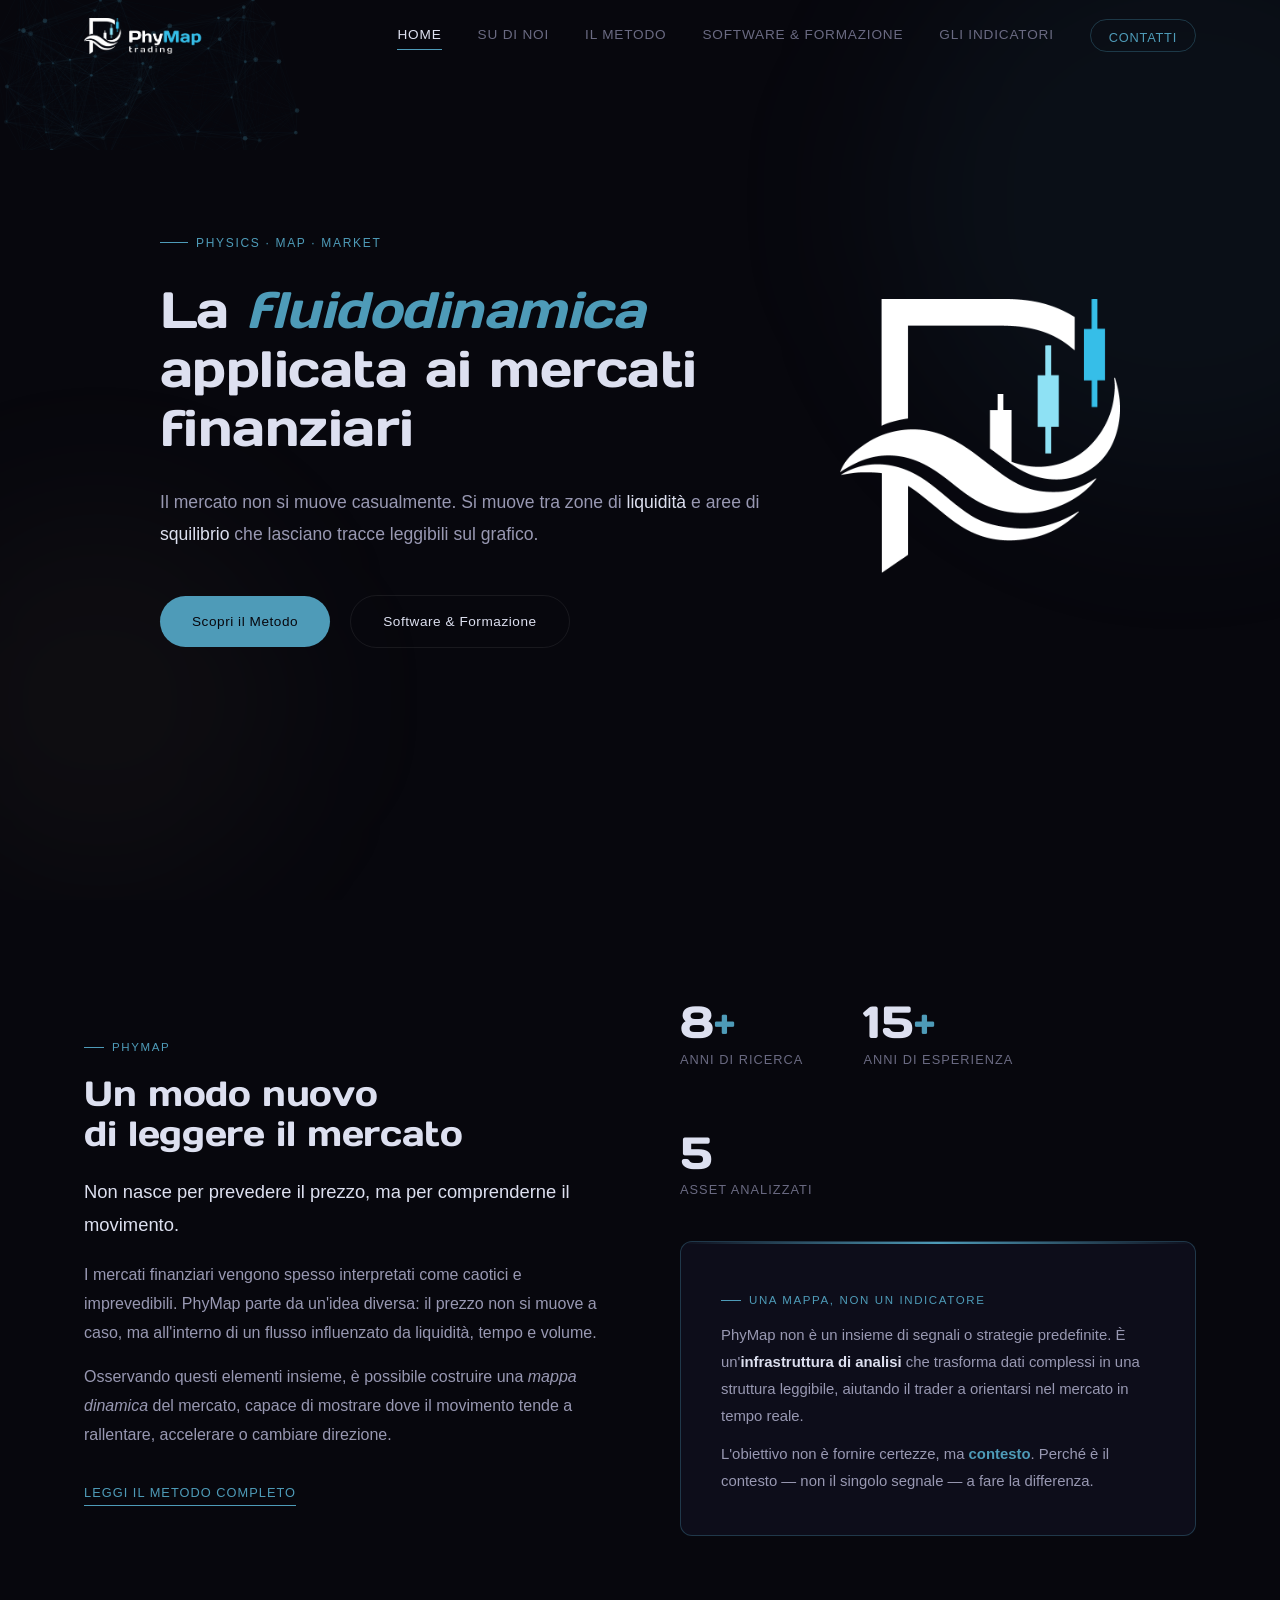
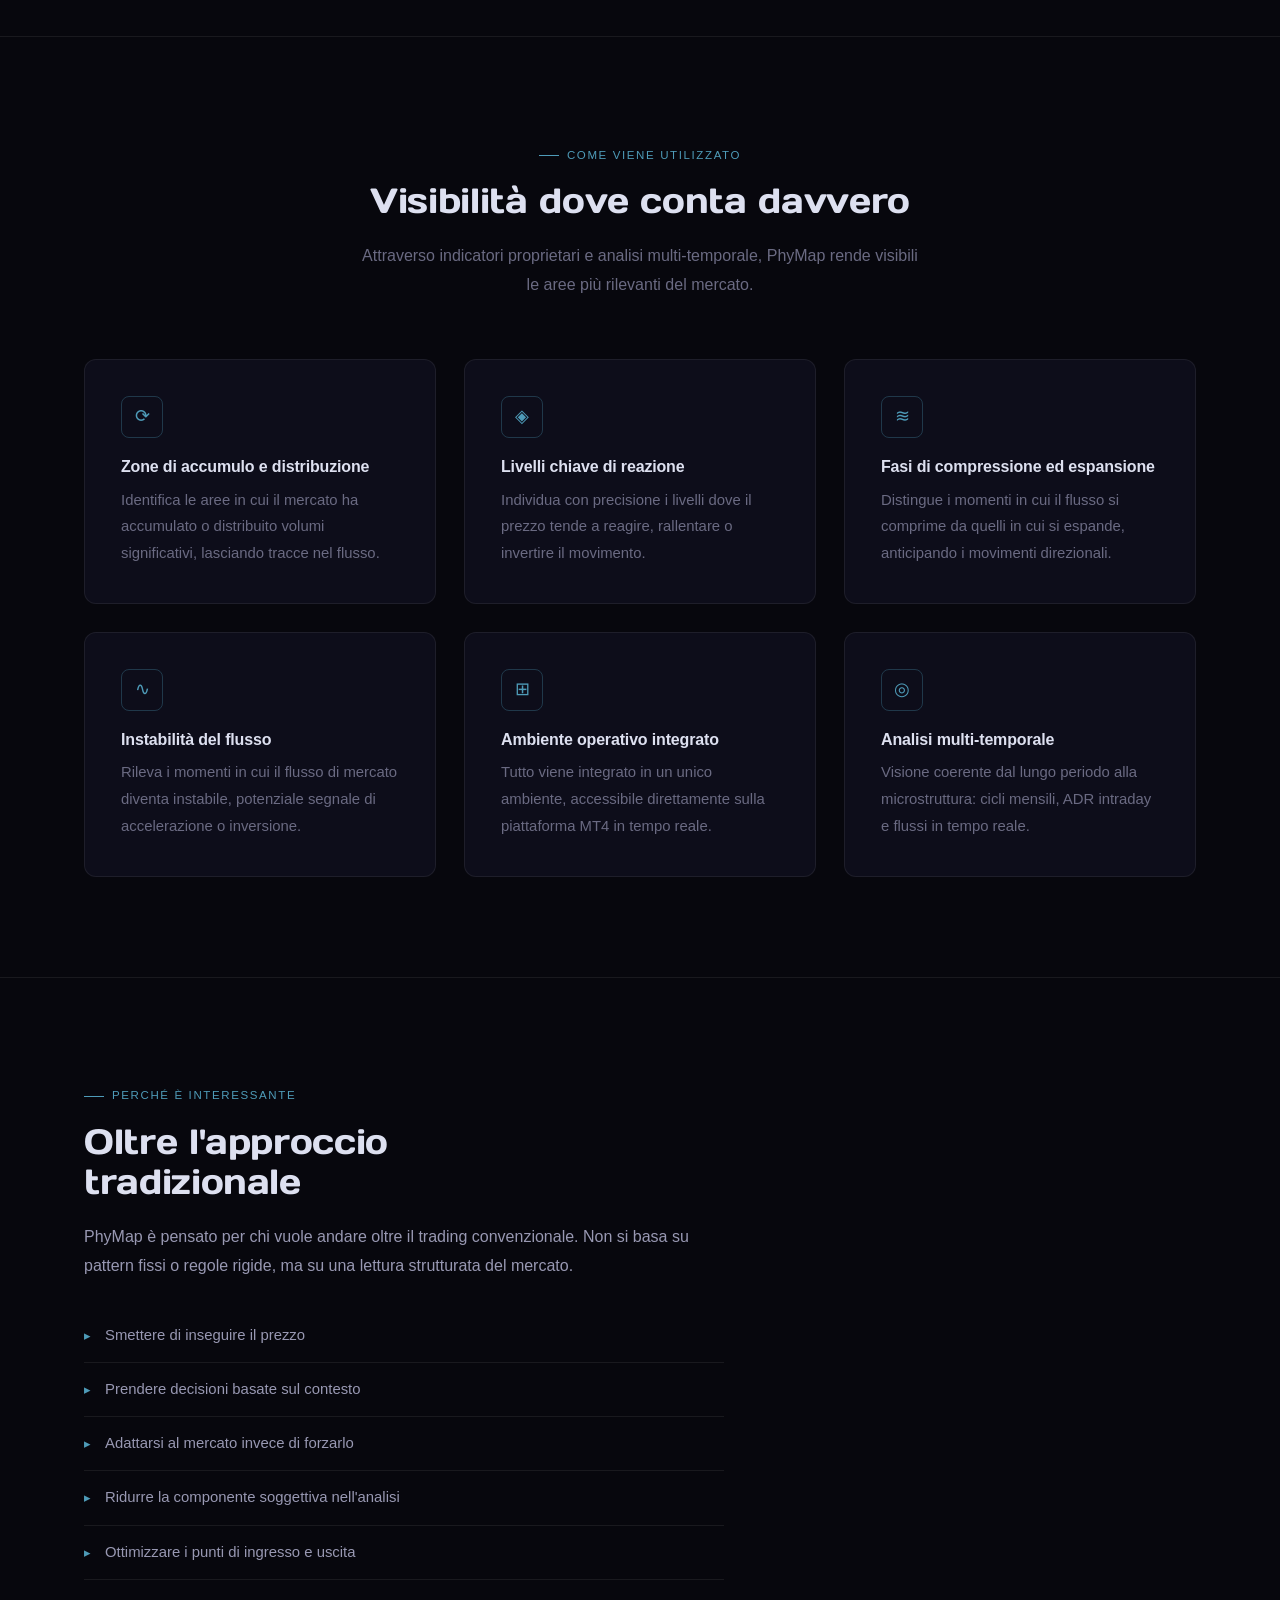
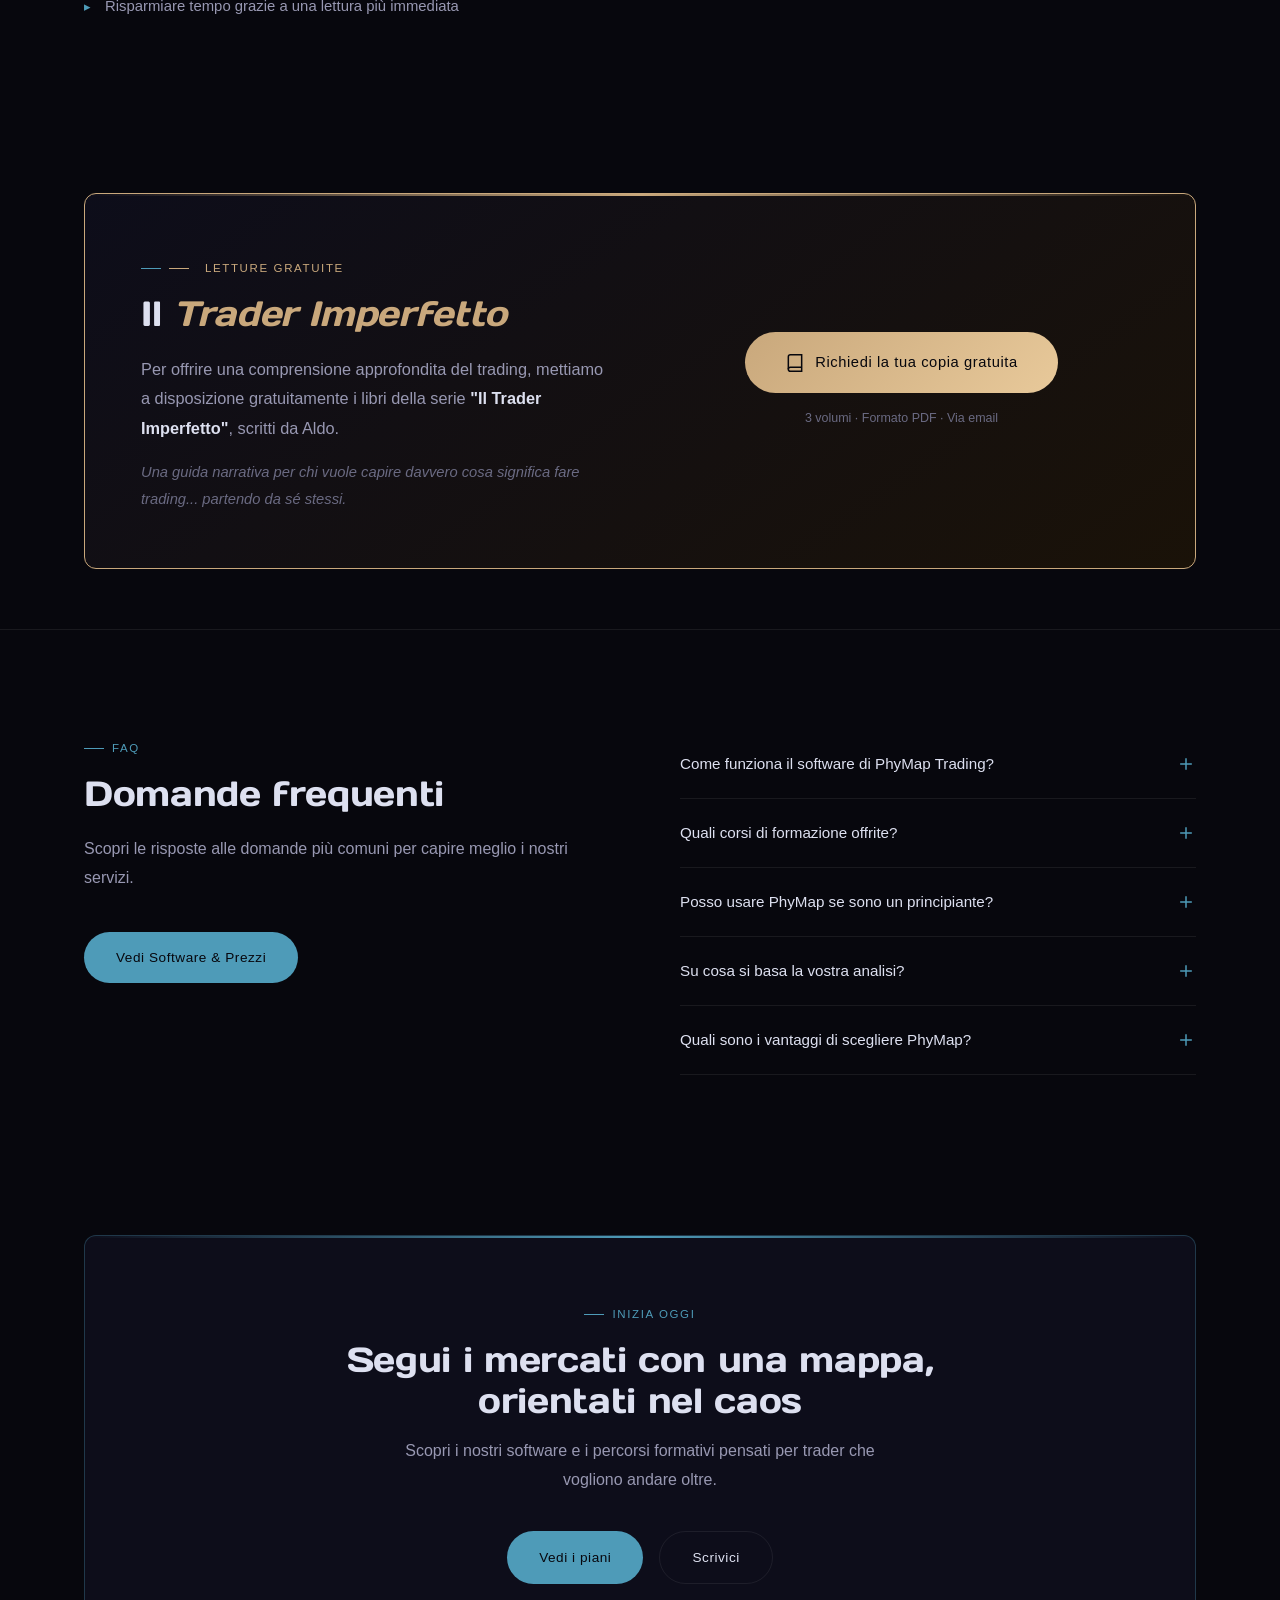
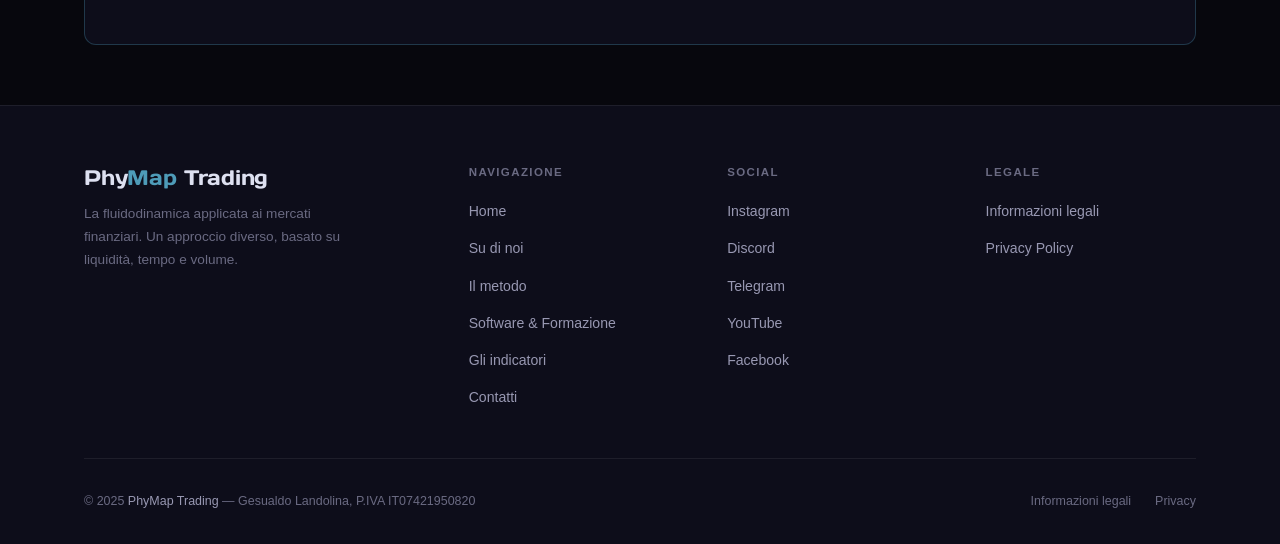
<file: index.html>
<!DOCTYPE html>
<html lang="it">
<head>
  <meta charset="UTF-8" />
  <meta name="viewport" content="width=device-width, initial-scale=1.0" />
  <title>Home — PhyMap Trading</title>
  <meta name="description" content="PhyMap è un approccio diverso ai mercati finanziari, basato sulla fluidodinamica. Mappe dinamiche di liquidità, volume e struttura del prezzo." />
  <link rel="stylesheet" href="style.css" />
  <link rel="icon" href="favicon.ico" />
</head>
<body>

<!-- ═══ NAVIGATION ════════════════════════════════════════ -->
<nav class="nav">
  <div class="nav__inner">
    <a href="index.html" class="nav__logo">
      <img src="Logo_Affiancato.png" alt="PhyMap Trading" class="nav__logo-img" />
    </a>
    <div class="nav__links">
      <a href="index.html" class="active">Home</a>
      <a href="su-di-noi.html">Su di noi</a>
      <a href="il-metodo.html">Il metodo</a>
      <a href="software-e-formazione.html">Software &amp; Formazione</a>
      <a href="phystudy-indicatori.html">Gli indicatori</a>
      <a href="contatti.html" class="nav__cta">Contatti</a>
    </div>
    <button class="nav__toggle" aria-label="Menu">
      <span></span><span></span><span></span>
    </button>
  </div>
</nav>

<!-- ═══ HERO ══════════════════════════════════════════════ -->
<section class="hero">
  <canvas id="particles-canvas"></canvas>
  <div class="glow-bg glow-1"></div>
  <div class="glow-bg glow-2"></div>
  <div class="container">
    <div class="hero__grid">
      <div class="hero__content">
        <div class="hero__eyebrow">Physics · Map · Market</div>
        <h1 class="hero__title">
          La <em>fluidodinamica</em><br>applicata ai mercati<br>finanziari
        </h1>
        <p class="hero__desc">
          Il mercato non si muove casualmente. Si muove tra zone di
          <strong>liquidità</strong> e aree di <strong>squilibrio</strong>
          che lasciano tracce leggibili sul grafico.
        </p>
        <div class="hero__actions">
          <a href="il-metodo.html" class="btn btn--primary">Scopri il Metodo</a>
          <a href="software-e-formazione.html" class="btn btn--outline">Software &amp; Formazione</a>
        </div>
      </div>
      <div class="hero__logo-wrap">
        <img src="Pittogramma_Chiaro.png" alt="PhyMap Trading Pittogramma" class="hero__logo-img" />
      </div>
    </div>
  </div>
</section>

<!-- ═══ INTRO ═════════════════════════════════════════════ -->
<section>
  <div class="container">
    <div class="grid-2" style="gap:80px; align-items:center;">
      <div class="reveal">
        <div class="section-label">PhyMap</div>
        <h2 class="section-title">Un modo nuovo<br>di leggere il mercato</h2>
        <p class="lead" style="margin-bottom:20px;">
          Non nasce per prevedere il prezzo, ma per comprenderne il movimento.
        </p>
        <p>
          I mercati finanziari vengono spesso interpretati come caotici e imprevedibili. PhyMap parte da un'idea diversa: il prezzo non si muove a caso, ma all'interno di un flusso influenzato da liquidità, tempo e volume.
        </p>
        <p style="margin-top:16px;">
          Osservando questi elementi insieme, è possibile costruire una <em>mappa dinamica</em> del mercato, capace di mostrare dove il movimento tende a rallentare, accelerare o cambiare direzione.
        </p>
        <a href="il-metodo.html" class="btn btn--ghost" style="margin-top:32px;">Leggi il metodo completo</a>
      </div>
      <div class="reveal reveal-delay-2">
        <div class="stat-row" style="margin-bottom:40px;">
          <div class="stat">
            <div class="stat__num">8<span>+</span></div>
            <div class="stat__label">Anni di ricerca</div>
          </div>
          <div class="stat">
            <div class="stat__num">15<span>+</span></div>
            <div class="stat__label">Anni di esperienza</div>
          </div>
          <div class="stat">
            <div class="stat__num">5</div>
            <div class="stat__label">Asset analizzati</div>
          </div>
        </div>
        <div class="highlight-box">
          <div class="section-label" style="margin-bottom:12px;">Una mappa, non un indicatore</div>
          <p style="font-size:0.93rem;">
            PhyMap non è un insieme di segnali o strategie predefinite. È un'<strong style="color:var(--text);">infrastruttura di analisi</strong> che trasforma dati complessi in una struttura leggibile, aiutando il trader a orientarsi nel mercato in tempo reale.
          </p>
          <p style="margin-top:12px; font-size:0.93rem;">
            L'obiettivo non è fornire certezze, ma <strong style="color:var(--accent);">contesto</strong>. Perché è il contesto — non il singolo segnale — a fare la differenza.
          </p>
        </div>
      </div>
    </div>
  </div>
</section>

<hr class="divider" />

<!-- ═══ HOW IT WORKS ══════════════════════════════════════ -->
<section>
  <div class="container">
    <div class="text-center reveal" style="margin-bottom:60px;">
      <div class="section-label">Come viene utilizzato</div>
      <h2 class="section-title">Visibilità dove conta davvero</h2>
      <p class="section-desc">
        Attraverso indicatori proprietari e analisi multi-temporale, PhyMap rende visibili le aree più rilevanti del mercato.
      </p>
    </div>
    <div class="grid-3">
      <div class="card reveal reveal-delay-1">
        <div class="card__icon">⟳</div>
        <h4>Zone di accumulo e distribuzione</h4>
        <p>Identifica le aree in cui il mercato ha accumulato o distribuito volumi significativi, lasciando tracce nel flusso.</p>
      </div>
      <div class="card reveal reveal-delay-2">
        <div class="card__icon">◈</div>
        <h4>Livelli chiave di reazione</h4>
        <p>Individua con precisione i livelli dove il prezzo tende a reagire, rallentare o invertire il movimento.</p>
      </div>
      <div class="card reveal reveal-delay-3">
        <div class="card__icon">≋</div>
        <h4>Fasi di compressione ed espansione</h4>
        <p>Distingue i momenti in cui il flusso si comprime da quelli in cui si espande, anticipando i movimenti direzionali.</p>
      </div>
      <div class="card reveal reveal-delay-1">
        <div class="card__icon">∿</div>
        <h4>Instabilità del flusso</h4>
        <p>Rileva i momenti in cui il flusso di mercato diventa instabile, potenziale segnale di accelerazione o inversione.</p>
      </div>
      <div class="card reveal reveal-delay-2">
        <div class="card__icon">⊞</div>
        <h4>Ambiente operativo integrato</h4>
        <p>Tutto viene integrato in un unico ambiente, accessibile direttamente sulla piattaforma MT4 in tempo reale.</p>
      </div>
      <div class="card reveal reveal-delay-3">
        <div class="card__icon">◎</div>
        <h4>Analisi multi-temporale</h4>
        <p>Visione coerente dal lungo periodo alla microstruttura: cicli mensili, ADR intraday e flussi in tempo reale.</p>
      </div>
    </div>
  </div>
</section>

<hr class="divider" />

<!-- ═══ WHY PHYMAP ════════════════════════════════════════ -->
<section>
  <div class="container">
    <div class="reveal">
      <div class="section-label">Perché è interessante</div>
      <h2 class="section-title">Oltre l'approccio<br>tradizionale</h2>
      <p style="margin-bottom:28px; max-width:640px;">
        PhyMap è pensato per chi vuole andare oltre il trading convenzionale. Non si basa su pattern fissi o regole rigide, ma su una lettura strutturata del mercato.
      </p>
      <ul class="feature-list" style="max-width:640px;">
        <li>Smettere di inseguire il prezzo</li>
        <li>Prendere decisioni basate sul contesto</li>
        <li>Adattarsi al mercato invece di forzarlo</li>
        <li>Ridurre la componente soggettiva nell'analisi</li>
        <li>Ottimizzare i punti di ingresso e uscita</li>
        <li>Risparmiare tempo grazie a una lettura più immediata</li>
      </ul>
    </div>
  </div>
</section>

<!-- ═══ BOOKS HIGHLIGHT ═══════════════════════════════════ -->
<section class="tight">
  <div class="container">
    <div class="reveal" style="background:linear-gradient(145deg, var(--surface), #1A1208); border:1px solid var(--gold); border-radius:var(--radius); padding:56px; position:relative; overflow:hidden;">
      <div style="position:absolute; top:0; left:0; right:0; height:2px; background:linear-gradient(90deg, transparent, var(--gold), transparent);"></div>
      <div class="grid-2" style="gap:48px; align-items:center;">
        <div>
          <div class="section-label" style="color:var(--gold);"><span style="display:inline-block; width:20px; height:1px; background:var(--gold); margin-right:8px;"></span>Letture gratuite</div>
          <h2 class="section-title" style="margin-bottom:20px;">Il <em class="gold-text" style="font-style:italic;">Trader Imperfetto</em></h2>
          <p style="margin-bottom:16px; font-size:1.02rem;">
            Per offrire una comprensione approfondita del trading, mettiamo a disposizione gratuitamente i libri della serie <strong style="color:var(--text);">"Il Trader Imperfetto"</strong>, scritti da Aldo.
          </p>
          <p style="margin-bottom:0; font-size:0.92rem; color:var(--text-muted); font-style:italic;">
            Una guida narrativa per chi vuole capire davvero cosa significa fare trading... partendo da sé stessi.
          </p>
        </div>
        <div style="text-align:center;">
          <a href="libri.html" class="btn btn--gold" style="gap:10px; font-size:0.92rem; padding:18px 40px;">
            <svg width="20" height="20" viewBox="0 0 24 24" fill="none" stroke="currentColor" stroke-width="1.8"><path d="M4 19.5A2.5 2.5 0 0 1 6.5 17H20"/><path d="M6.5 2H20v20H6.5A2.5 2.5 0 0 1 4 19.5v-15A2.5 2.5 0 0 1 6.5 2z"/></svg>
            Richiedi la tua copia gratuita
          </a>
          <p style="margin-top:14px; font-size:0.78rem; color:var(--text-muted);">3 volumi · Formato PDF · Via email</p>
        </div>
      </div>
    </div>
  </div>
</section>

<hr class="divider" />

<!-- ═══ FAQ ═══════════════════════════════════════════════ -->
<section>
  <div class="container">
    <div class="grid-2" style="gap:80px; align-items:start;">
      <div class="reveal">
        <div class="section-label">FAQ</div>
        <h2 class="section-title">Domande frequenti</h2>
        <p>Scopri le risposte alle domande più comuni per capire meglio i nostri servizi.</p>
        <div style="margin-top:40px;">
          <a href="software-e-formazione.html" class="btn btn--primary">Vedi Software &amp; Prezzi</a>
        </div>
      </div>
      <div class="reveal reveal-delay-2">
        <div class="faq-item">
          <button class="faq-question">
            Come funziona il software di PhyMap Trading?
            <svg width="20" height="20" viewBox="0 0 24 24" fill="none" stroke="currentColor" stroke-width="1.8"><line x1="12" y1="5" x2="12" y2="19"/><line x1="5" y1="12" x2="19" y2="12"/></svg>
          </button>
          <div class="faq-answer">
            <div class="faq-answer-inner">
              È un indicatore che integra tutti gli strumenti sviluppati per il modello di analisi PhyMap in un'unica interfaccia. Utilizzando MetaTrader 4 come contenitore, consente di trasferire direttamente sul grafico tutti i nostri studi con un semplice clic.
            </div>
          </div>
        </div>
        <div class="faq-item">
          <button class="faq-question">
            Quali corsi di formazione offrite?
            <svg width="20" height="20" viewBox="0 0 24 24" fill="none" stroke="currentColor" stroke-width="1.8"><line x1="12" y1="5" x2="12" y2="19"/><line x1="5" y1="12" x2="19" y2="12"/></svg>
          </button>
          <div class="faq-answer">
            <div class="faq-answer-inner">
              Offriamo lezioni formative registrate gratuite, incluse con la licenza annuale del software, pensate per fornire una base solida del nostro metodo. Per chi desidera approfondire ulteriormente, è disponibile il Master PhyMap: un percorso formativo avanzato e personalizzato.
            </div>
          </div>
        </div>
        <div class="faq-item">
          <button class="faq-question">
            Posso usare PhyMap se sono un principiante?
            <svg width="20" height="20" viewBox="0 0 24 24" fill="none" stroke="currentColor" stroke-width="1.8"><line x1="12" y1="5" x2="12" y2="19"/><line x1="5" y1="12" x2="19" y2="12"/></svg>
          </button>
          <div class="faq-answer">
            <div class="faq-answer-inner">
              I nostri strumenti non sono pensati per chi parte completamente da zero. Sono progettati per supportare trader che hanno già maturato una minima esperienza e desiderano analizzare i mercati da una prospettiva diversa, oppure integrare la propria strategia con una mappa oggettiva dei livelli più rilevanti.
            </div>
          </div>
        </div>
        <div class="faq-item">
          <button class="faq-question">
            Su cosa si basa la vostra analisi?
            <svg width="20" height="20" viewBox="0 0 24 24" fill="none" stroke="currentColor" stroke-width="1.8"><line x1="12" y1="5" x2="12" y2="19"/><line x1="5" y1="12" x2="19" y2="12"/></svg>
          </button>
          <div class="faq-answer">
            <div class="faq-answer-inner">
              I nostri indicatori sono progettati per mappare in modo oggettivo le aree di maggiore interesse del mercato, utilizzando algoritmi proprietari. L'analisi si basa principalmente sulle concentrazioni di volumi nei mercati futures e opzioni, integrando lo studio delle strutture di prezzo e dei cicli temporali.
            </div>
          </div>
        </div>
        <div class="faq-item">
          <button class="faq-question">
            Quali sono i vantaggi di scegliere PhyMap?
            <svg width="20" height="20" viewBox="0 0 24 24" fill="none" stroke="currentColor" stroke-width="1.8"><line x1="12" y1="5" x2="12" y2="19"/><line x1="5" y1="12" x2="19" y2="12"/></svg>
          </button>
          <div class="faq-answer">
            <div class="faq-answer-inner">
              Avere una mappatura chiara e oggettiva delle zone sensibili del mercato consente di:
              <ul>
                <li>Individuare con maggiore precisione livelli chiave di supporto e resistenza</li>
                <li>Ridurre la componente soggettiva nell'analisi</li>
                <li>Ottimizzare i punti di ingresso e uscita</li>
                <li>Integrare facilmente le informazioni nella propria strategia operativa</li>
                <li>Risparmiare tempo grazie a una lettura del mercato più immediata ed efficace</li>
              </ul>
            </div>
          </div>
        </div>
      </div>
    </div>
  </div>
</section>

<!-- ═══ CTA BANNER ════════════════════════════════════════ -->
<section class="tight">
  <div class="container">
    <div class="highlight-box text-center reveal" style="padding:60px;">
      <div class="section-label" style="justify-content:center; margin-bottom:16px;">Inizia oggi</div>
      <h2 style="margin-bottom:16px;">Segui i mercati con una mappa,<br>orientati nel caos</h2>
      <p style="margin-bottom:36px; max-width:480px; margin-left:auto; margin-right:auto;">
        Scopri i nostri software e i percorsi formativi pensati per trader che vogliono andare oltre.
      </p>
      <div style="display:flex; gap:16px; justify-content:center; flex-wrap:wrap;">
        <a href="software-e-formazione.html" class="btn btn--primary">Vedi i piani</a>
        <a href="contatti.html" class="btn btn--outline">Scrivici</a>
      </div>
    </div>
  </div>
</section>

<!-- ═══ FOOTER ════════════════════════════════════════════ -->
<footer>
  <div class="container">
    <div class="footer__top">
      <div class="footer__brand">
        <h3>Phy<span>Map</span> Trading</h3>
        <p>La fluidodinamica applicata ai mercati finanziari. Un approccio diverso, basato su liquidità, tempo e volume.</p>
      </div>
      <div class="footer__col">
        <h4>Navigazione</h4>
        <ul>
          <li><a href="index.html">Home</a></li>
          <li><a href="su-di-noi.html">Su di noi</a></li>
          <li><a href="il-metodo.html">Il metodo</a></li>
          <li><a href="software-e-formazione.html">Software &amp; Formazione</a></li>
          <li><a href="phystudy-indicatori.html">Gli indicatori</a></li>
          <li><a href="contatti.html">Contatti</a></li>
        </ul>
      </div>
      <div class="footer__col">
        <h4>Social</h4>
        <ul>
          <li><a href="https://www.instagram.com/phymaptrad/" target="_blank" rel="noopener">Instagram</a></li>
          <li><a href="https://discord.gg/KTteTnSdq5" target="_blank" rel="noopener">Discord</a></li>
          <li><a href="https://t.me/phymap" target="_blank" rel="noopener">Telegram</a></li>
          <li><a href="https://www.youtube.com/@aldophymaptrading/videos" target="_blank" rel="noopener">YouTube</a></li>
          <li><a href="https://www.facebook.com/profile.php?id=61572757922268" target="_blank" rel="noopener">Facebook</a></li>
        </ul>
      </div>
      <div class="footer__col">
        <h4>Legale</h4>
        <ul>
          <li><a href="informazioni-legali.html">Informazioni legali</a></li>
          <li><a href="dichiarazione-privacy.html">Privacy Policy</a></li>
        </ul>
      </div>
    </div>
    <div class="footer__bottom">
      <div class="footer__copy">
        © 2025 <span>PhyMap Trading</span> — Gesualdo Landolina, P.IVA IT07421950820
      </div>
      <div class="footer__legal">
        <a href="informazioni-legali.html">Informazioni legali</a>
        <a href="dichiarazione-privacy.html">Privacy</a>
      </div>
    </div>
  </div>
</footer>

<script src="main.js"></script>
</body>
</html>
</file>
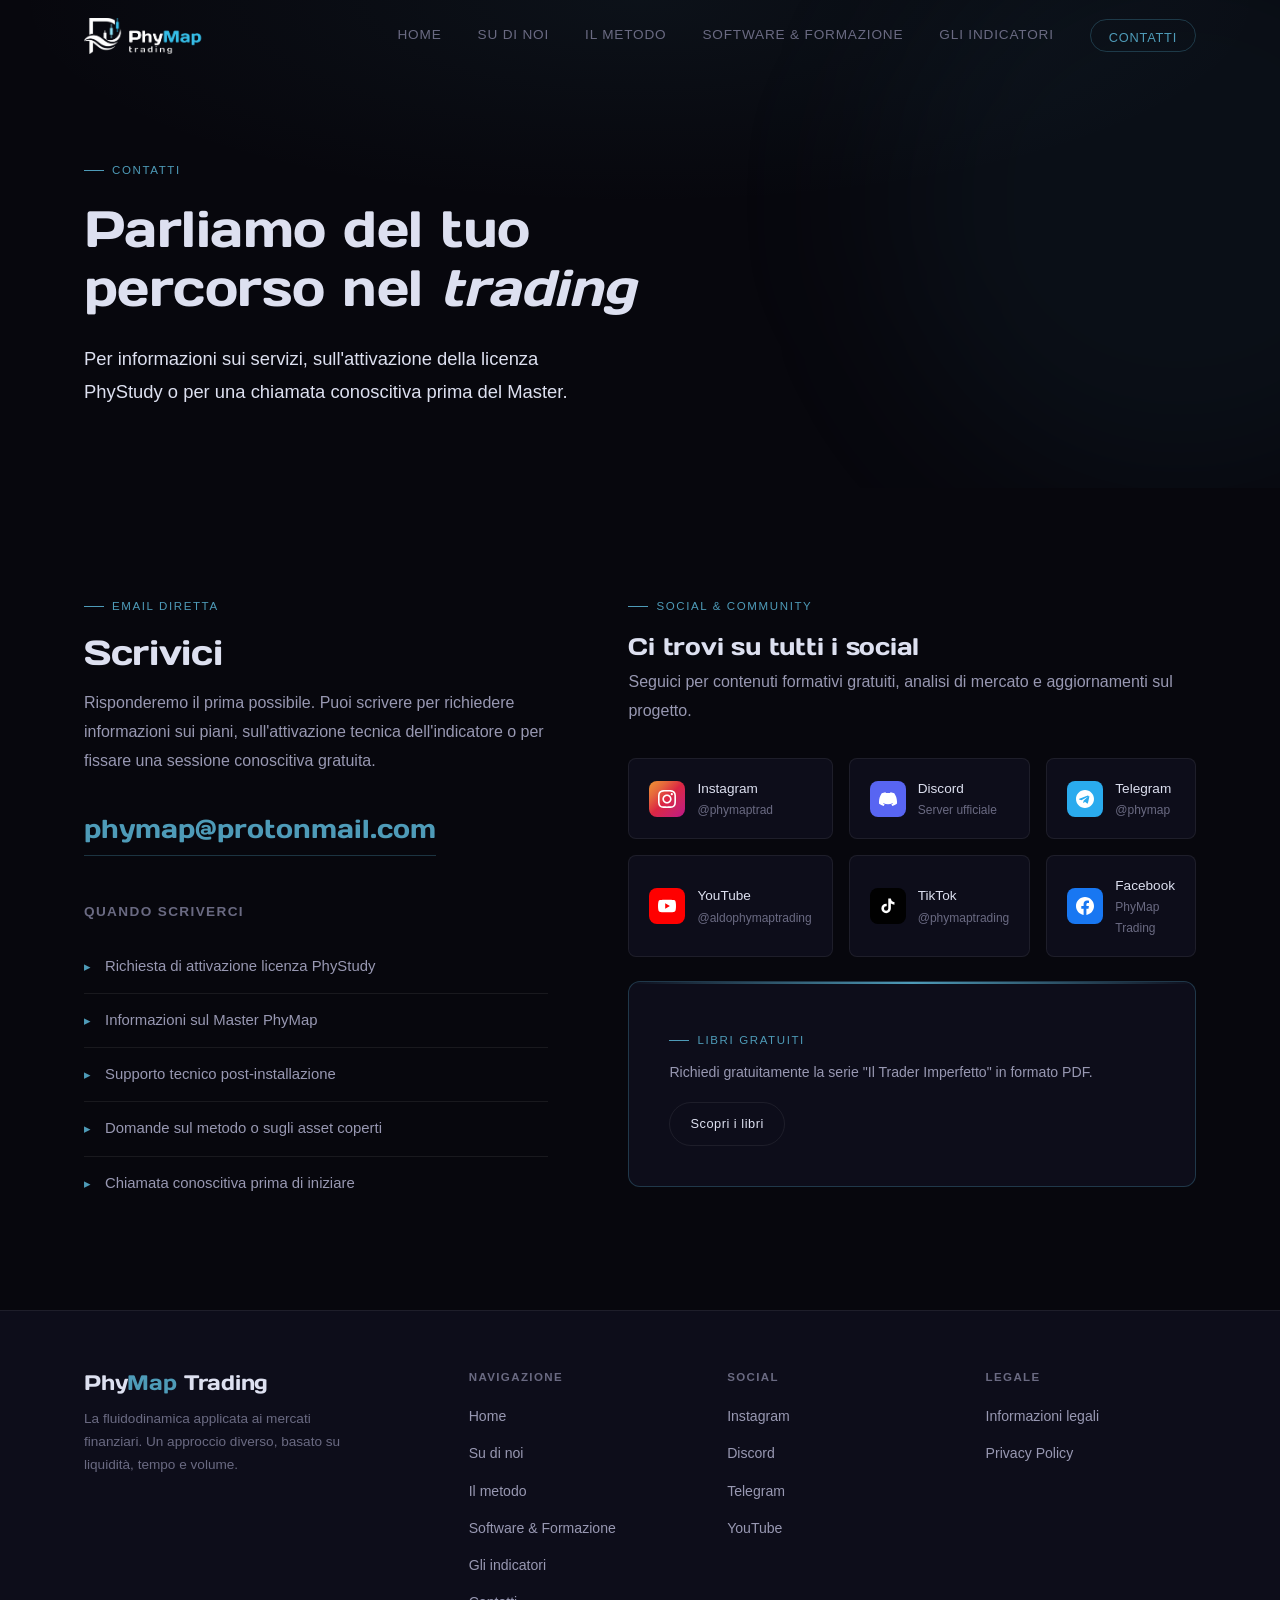
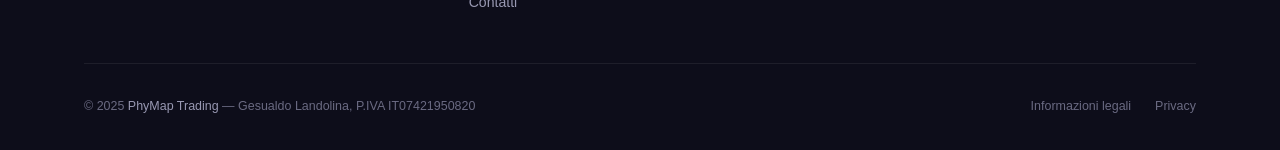
<file: contatti.html>
<!DOCTYPE html>
<html lang="it">
<head>
  <meta charset="UTF-8" />
  <meta name="viewport" content="width=device-width, initial-scale=1.0" />
  <title>Contatti — PhyMap Trading</title>
  <meta name="description" content="Contatta PhyMap Trading per informazioni sui servizi e sull'attivazione della licenza PhyStudy." />
  <link rel="icon" href="favicon.ico" />
  <link rel="stylesheet" href="style.css" />
</head>
<body>

<nav class="nav">
  <div class="nav__inner">
    <a href="index.html" class="nav__logo">
      <img src="Logo_Affiancato.png" alt="PhyMap Trading" class="nav__logo-img" />
    </a>
    <div class="nav__links">
      <a href="index.html">Home</a>
      <a href="su-di-noi.html">Su di noi</a>
      <a href="il-metodo.html">Il metodo</a>
      <a href="software-e-formazione.html">Software &amp; Formazione</a>
      <a href="phystudy-indicatori.html">Gli indicatori</a>
      <a href="contatti.html" class="active nav__cta">Contatti</a>
    </div>
    <button class="nav__toggle" aria-label="Menu">
      <span></span><span></span><span></span>
    </button>
  </div>
</nav>

<div class="page-hero">
  <div class="glow-bg glow-1"></div>
  <div class="container">
    <div class="page-hero__label">Contatti</div>
    <h1 style="max-width:640px; margin-bottom:24px;">
      Parliamo del tuo<br>percorso nel <em>trading</em>
    </h1>
    <p class="lead" style="max-width:520px;">
      Per informazioni sui servizi, sull'attivazione della licenza PhyStudy o per una chiamata conoscitiva prima del Master.
    </p>
  </div>
</div>

<section>
  <div class="container">
    <div class="grid-2" style="gap:80px; align-items:start;">

      <div class="reveal">
        <div class="section-label">Email diretta</div>
        <h2 class="section-title" style="margin-bottom:16px;">Scrivici</h2>
        <p style="margin-bottom:32px;">
          Risponderemo il prima possibile. Puoi scrivere per richiedere informazioni sui piani, sull'attivazione tecnica dell'indicatore o per fissare una sessione conoscitiva gratuita.
        </p>
        <a href="mailto:info@phymaptrading.com" class="contact-email">
          phymap@protonmail.com
        </a>

        <div style="margin-top:48px;">
          <h4 style="color:var(--text-muted); margin-bottom:20px; font-size:0.85rem; letter-spacing:0.1em; text-transform:uppercase; font-family:'Outfit',sans-serif;">Quando scriverci</h4>
          <ul class="feature-list">
            <li>Richiesta di attivazione licenza PhyStudy</li>
            <li>Informazioni sul Master PhyMap</li>
            <li>Supporto tecnico post-installazione</li>
            <li>Domande sul metodo o sugli asset coperti</li>
            <li>Chiamata conoscitiva prima di iniziare</li>
          </ul>
        </div>
      </div>

      <div class="reveal reveal-delay-2">
        <div class="section-label">Social &amp; Community</div>
        <h3 style="margin-bottom:8px;">Ci trovi su tutti i social</h3>
        <p style="margin-bottom:32px;">
          Seguici per contenuti formativi gratuiti, analisi di mercato e aggiornamenti sul progetto.
        </p>

        <div class="social-grid">

          <a href="https://www.instagram.com/phymaptrad/" target="_blank" rel="noopener" class="social-link">
            <div class="social-icon" style="background:linear-gradient(135deg,#f09433,#e6683c,#dc2743,#cc2366,#bc1888);">
              <svg width="18" height="18" viewBox="0 0 24 24" fill="white"><path d="M12 2.163c3.204 0 3.584.012 4.85.07 3.252.148 4.771 1.691 4.919 4.919.058 1.265.069 1.645.069 4.849 0 3.205-.012 3.584-.069 4.849-.149 3.225-1.664 4.771-4.919 4.919-1.266.058-1.644.07-4.85.07-3.204 0-3.584-.012-4.849-.07-3.26-.149-4.771-1.699-4.919-4.92-.058-1.265-.07-1.644-.07-4.849 0-3.204.013-3.583.07-4.849.149-3.227 1.664-4.771 4.919-4.919 1.266-.057 1.645-.069 4.849-.069zm0-2.163c-3.259 0-3.667.014-4.947.072-4.358.2-6.78 2.618-6.98 6.98-.059 1.281-.073 1.689-.073 4.948 0 3.259.014 3.668.072 4.948.2 4.358 2.618 6.78 6.98 6.98 1.281.058 1.689.072 4.948.072 3.259 0 3.668-.014 4.948-.072 4.354-.2 6.782-2.618 6.979-6.98.059-1.28.073-1.689.073-4.948 0-3.259-.014-3.667-.072-4.947-.196-4.354-2.617-6.78-6.979-6.98-1.281-.059-1.69-.073-4.949-.073zm0 5.838c-3.403 0-6.162 2.759-6.162 6.162s2.759 6.163 6.162 6.163 6.162-2.759 6.162-6.163c0-3.403-2.759-6.162-6.162-6.162zm0 10.162c-2.209 0-4-1.79-4-4 0-2.209 1.791-4 4-4s4 1.791 4 4c0 2.21-1.791 4-4 4zm6.406-11.845c-.796 0-1.441.645-1.441 1.44s.645 1.44 1.441 1.44c.795 0 1.439-.645 1.439-1.44s-.644-1.44-1.439-1.44z"/></svg>
            </div>
            <div class="social-info">
              <div class="social-name">Instagram</div>
              <div class="social-handle">@phymaptrad</div>
            </div>
          </a>

          <a href="https://discord.gg/KTteTnSdq5" target="_blank" rel="noopener" class="social-link">
            <div class="social-icon" style="background:#5865F2;">
              <svg width="18" height="18" viewBox="0 0 24 24" fill="white"><path d="M20.317 4.37a19.791 19.791 0 0 0-4.885-1.515.074.074 0 0 0-.079.037c-.21.375-.444.864-.608 1.25a18.27 18.27 0 0 0-5.487 0 12.64 12.64 0 0 0-.617-1.25.077.077 0 0 0-.079-.037A19.736 19.736 0 0 0 3.677 4.37a.07.07 0 0 0-.032.027C.533 9.046-.32 13.58.099 18.057.1 18.1.12 18.14.14 18.17a19.9 19.9 0 0 0 5.993 3.03.078.078 0 0 0 .084-.028 14.09 14.09 0 0 0 1.226-1.994.076.076 0 0 0-.041-.106 13.107 13.107 0 0 1-1.872-.892.077.077 0 0 1-.008-.128 10.2 10.2 0 0 0 .372-.292.074.074 0 0 1 .077-.01c3.928 1.793 8.18 1.793 12.062 0a.074.074 0 0 1 .078.01c.12.098.246.198.373.292a.077.077 0 0 1-.006.127 12.299 12.299 0 0 1-1.873.892.077.077 0 0 0-.041.107c.36.698.772 1.362 1.225 1.993a.076.076 0 0 0 .084.028 19.839 19.839 0 0 0 6.002-3.03.077.077 0 0 0 .032-.054c.5-5.177-.838-9.674-3.549-13.66a.061.061 0 0 0-.031-.03z"/></svg>
            </div>
            <div class="social-info">
              <div class="social-name">Discord</div>
              <div class="social-handle">Server ufficiale</div>
            </div>
          </a>

          <a href="https://t.me/phymap" target="_blank" rel="noopener" class="social-link">
            <div class="social-icon" style="background:#2AABEE;">
              <svg width="18" height="18" viewBox="0 0 24 24" fill="white"><path d="M12 0C5.373 0 0 5.373 0 12s5.373 12 12 12 12-5.373 12-12S18.627 0 12 0zm5.894 8.221l-1.97 9.28c-.145.658-.537.818-1.084.508l-3-2.21-1.447 1.394c-.16.16-.295.295-.605.295l.213-3.053 5.56-5.023c.242-.213-.054-.333-.373-.12L7.16 13.67l-2.92-.913c-.635-.197-.648-.635.136-.938l11.397-4.396c.528-.19.993.13.82.938l-.699-.14z"/></svg>
            </div>
            <div class="social-info">
              <div class="social-name">Telegram</div>
              <div class="social-handle">@phymap</div>
            </div>
          </a>

          <a href="https://www.youtube.com/@aldophymaptrading/videos" target="_blank" rel="noopener" class="social-link">
            <div class="social-icon" style="background:#FF0000;">
              <svg width="18" height="18" viewBox="0 0 24 24" fill="white"><path d="M23.495 6.205a3.007 3.007 0 0 0-2.088-2.088c-1.87-.501-9.396-.501-9.396-.501s-7.507-.01-9.396.501A3.007 3.007 0 0 0 .527 6.205a31.247 31.247 0 0 0-.522 5.805 31.247 31.247 0 0 0 .522 5.783 3.007 3.007 0 0 0 2.088 2.088c1.868.502 9.396.502 9.396.502s7.506 0 9.396-.502a3.007 3.007 0 0 0 2.088-2.088 31.247 31.247 0 0 0 .5-5.783 31.247 31.247 0 0 0-.5-5.805zM9.609 15.601V8.408l6.264 3.602z"/></svg>
            </div>
            <div class="social-info">
              <div class="social-name">YouTube</div>
              <div class="social-handle">@aldophymaptrading</div>
            </div>
          </a>

          <a href="https://www.tiktok.com/@phymaptrading" target="_blank" rel="noopener" class="social-link">
            <div class="social-icon" style="background:#010101;">
              <svg width="18" height="18" viewBox="0 0 24 24" fill="white"><path d="M19.59 6.69a4.83 4.83 0 0 1-3.77-4.25V2h-3.45v13.67a2.89 2.89 0 0 1-2.88 2.5 2.89 2.89 0 0 1-2.89-2.89 2.89 2.89 0 0 1 2.89-2.89c.28 0 .54.04.79.1V9.01a6.27 6.27 0 0 0-.79-.05 6.34 6.34 0 0 0-6.34 6.34 6.34 6.34 0 0 0 6.34 6.34 6.34 6.34 0 0 0 6.33-6.34V8.69a8.18 8.18 0 0 0 4.78 1.52V6.76a4.85 4.85 0 0 1-1.01-.07z"/></svg>
            </div>
            <div class="social-info">
              <div class="social-name">TikTok</div>
              <div class="social-handle">@phymaptrading</div>
            </div>
          </a>

          <a href="https://www.facebook.com/profile.php?id=61572757922268" target="_blank" rel="noopener" class="social-link">
            <div class="social-icon" style="background:#1877F2;">
              <svg width="18" height="18" viewBox="0 0 24 24" fill="white"><path d="M24 12.073c0-6.627-5.373-12-12-12s-12 5.373-12 12c0 5.99 4.388 10.954 10.125 11.854v-8.385H7.078v-3.47h3.047V9.43c0-3.007 1.792-4.669 4.533-4.669 1.312 0 2.686.235 2.686.235v2.953H15.83c-1.491 0-1.956.925-1.956 1.874v2.25h3.328l-.532 3.47h-2.796v8.385C19.612 23.027 24 18.062 24 12.073z"/></svg>
            </div>
            <div class="social-info">
              <div class="social-name">Facebook</div>
              <div class="social-handle">PhyMap Trading</div>
            </div>
          </a>

        </div>

        <div class="highlight-box" style="margin-top:24px;">
          <div class="section-label" style="margin-bottom:10px;">Libri gratuiti</div>
          <p style="font-size:0.88rem; margin-bottom:16px;">
            Richiedi gratuitamente la serie "Il Trader Imperfetto" in formato PDF.
          </p>
          <a href="libri.html" class="btn btn--outline" style="font-size:0.8rem; padding:10px 20px;">
            Scopri i libri
          </a>
        </div>
      </div>

    </div>
  </div>
</section>

<footer>
  <div class="container">
    <div class="footer__top">
      <div class="footer__brand">
        <h3>Phy<span>Map</span> Trading</h3>
        <p>La fluidodinamica applicata ai mercati finanziari. Un approccio diverso, basato su liquidità, tempo e volume.</p>
      </div>
      <div class="footer__col">
        <h4>Navigazione</h4>
        <ul>
          <li><a href="index.html">Home</a></li>
          <li><a href="su-di-noi.html">Su di noi</a></li>
          <li><a href="il-metodo.html">Il metodo</a></li>
          <li><a href="software-e-formazione.html">Software &amp; Formazione</a></li>
          <li><a href="phystudy-indicatori.html">Gli indicatori</a></li>
          <li><a href="contatti.html">Contatti</a></li>
        </ul>
      </div>
      <div class="footer__col">
        <h4>Social</h4>
        <ul>
          <li><a href="https://www.instagram.com/phymaptrad/" target="_blank" rel="noopener">Instagram</a></li>
          <li><a href="https://discord.gg/KTteTnSdq5" target="_blank" rel="noopener">Discord</a></li>
          <li><a href="https://t.me/phymap" target="_blank" rel="noopener">Telegram</a></li>
          <li><a href="https://www.youtube.com/@aldophymaptrading/videos" target="_blank" rel="noopener">YouTube</a></li>
        </ul>
      </div>
      <div class="footer__col">
        <h4>Legale</h4>
        <ul>
          <li><a href="informazioni-legali.html">Informazioni legali</a></li>
          <li><a href="dichiarazione-privacy.html">Privacy Policy</a></li>
        </ul>
      </div>
    </div>
    <div class="footer__bottom">
      <div class="footer__copy">© 2025 <span>PhyMap Trading</span> — Gesualdo Landolina, P.IVA IT07421950820</div>
      <div class="footer__legal">
        <a href="informazioni-legali.html">Informazioni legali</a>
        <a href="dichiarazione-privacy.html">Privacy</a>
      </div>
    </div>
  </div>
</footer>

<script src="main.js"></script>
</body>
</html>
</file>
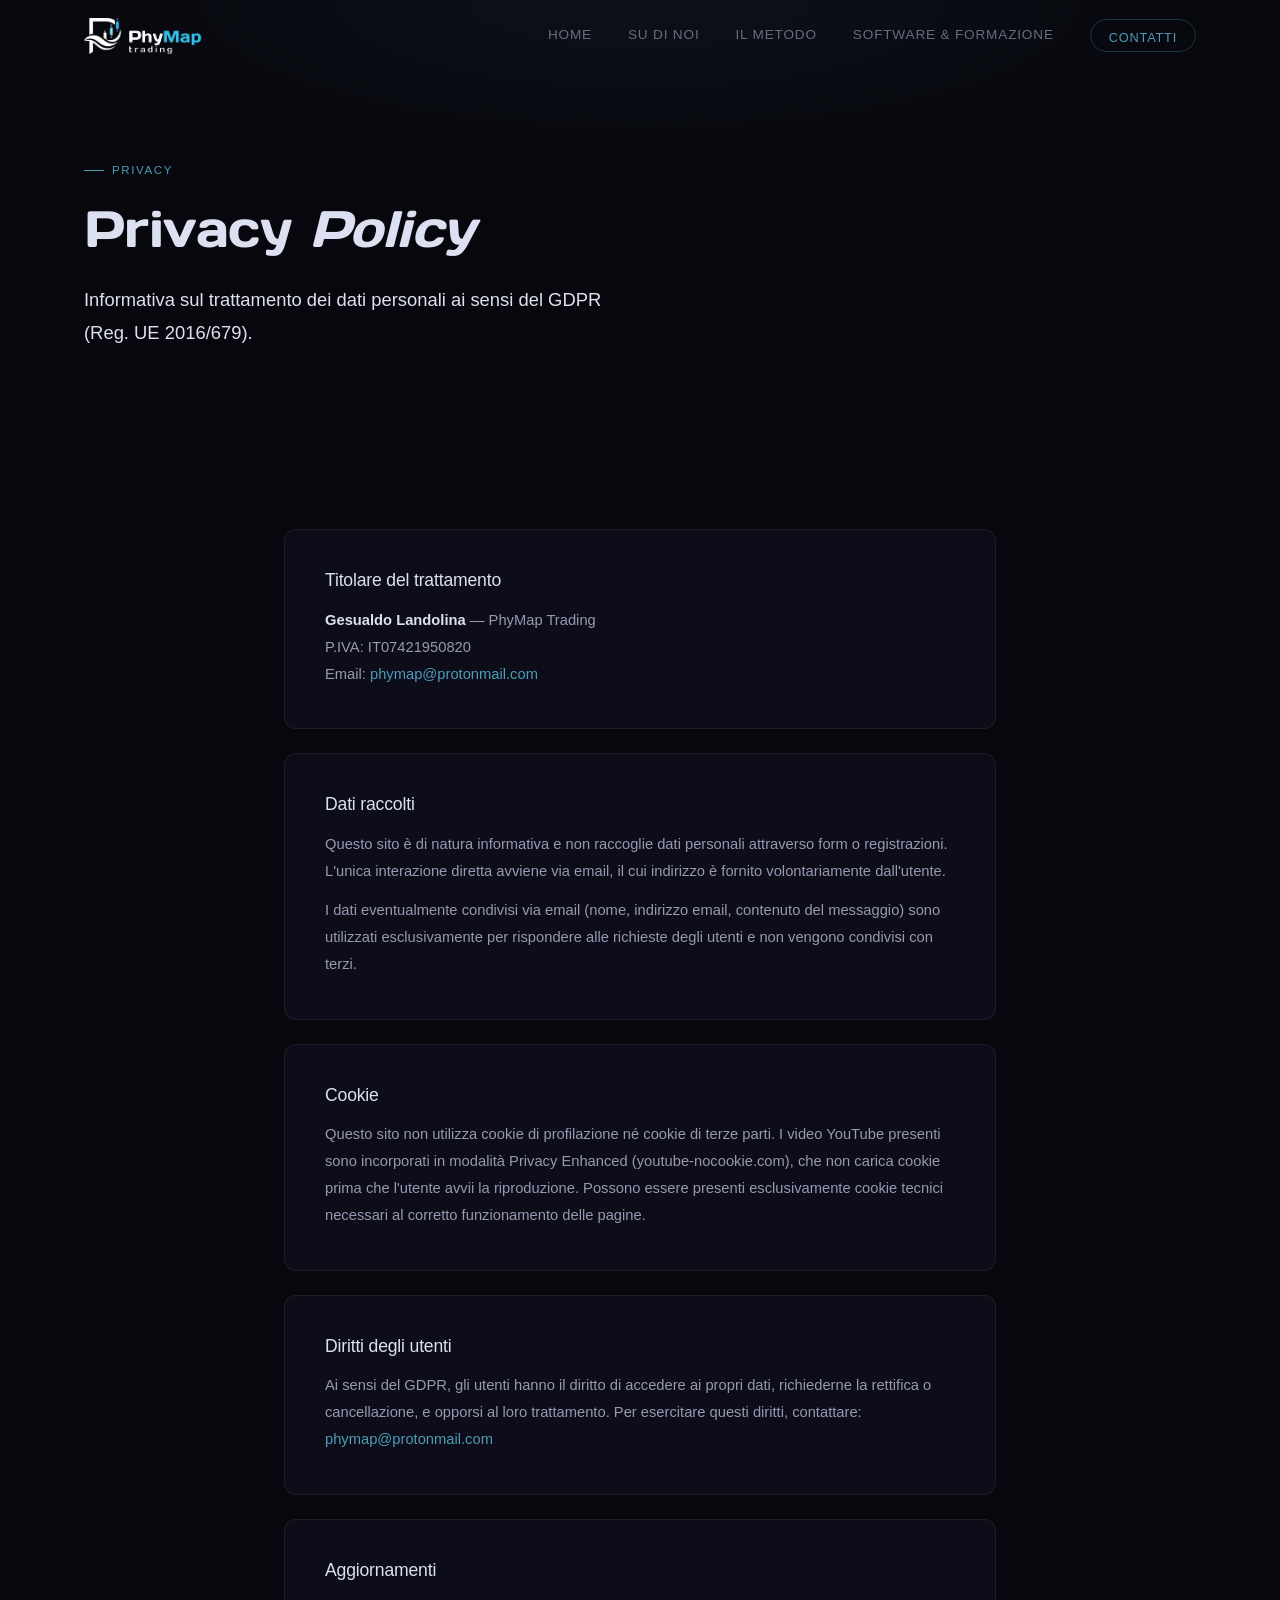
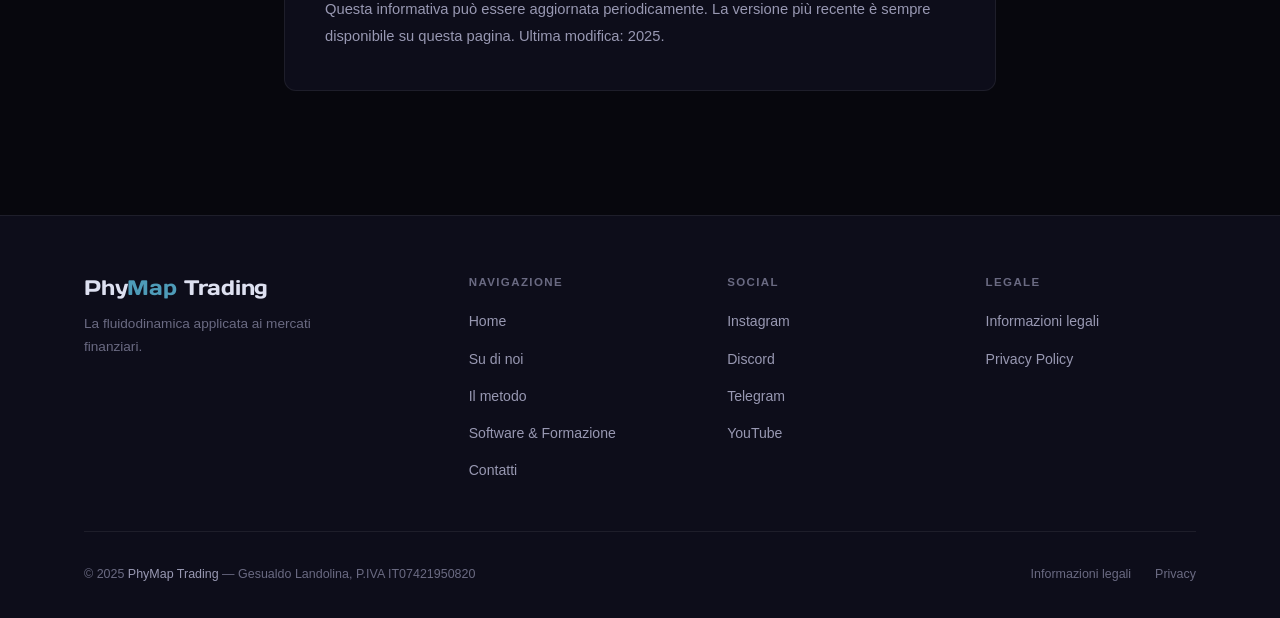
<file: dichiarazione-privacy.html>
<!DOCTYPE html>
<html lang="it">
<head>
  <meta charset="UTF-8" />
  <meta name="viewport" content="width=device-width, initial-scale=1.0" />
  <title>Privacy Policy — PhyMap Trading</title>
  <link rel="stylesheet" href="style.css" />
  <link rel="icon" href="favicon.ico" />
</head>
<body>

<nav class="nav">
  <div class="nav__inner">
    <a href="index.html" class="nav__logo">
      <img src="Logo_Affiancato.png" alt="PhyMap Trading" class="nav__logo-img" />
    </a>
    <div class="nav__links">
      <a href="index.html">Home</a>
      <a href="su-di-noi.html">Su di noi</a>
      <a href="il-metodo.html">Il metodo</a>
      <a href="software-e-formazione.html">Software &amp; Formazione</a>
      <a href="contatti.html" class="nav__cta">Contatti</a>
    </div>
    <button class="nav__toggle" aria-label="Menu">
      <span></span><span></span><span></span>
    </button>
  </div>
</nav>

<div class="page-hero">
  <div class="container">
    <div class="page-hero__label">Privacy</div>
    <h1 style="margin-bottom:24px;">Privacy <em>Policy</em></h1>
    <p class="lead" style="max-width:540px;">
      Informativa sul trattamento dei dati personali ai sensi del GDPR (Reg. UE 2016/679).
    </p>
  </div>
</div>

<section>
  <div class="container container--narrow">

    <div class="legal-section reveal">
      <h3>Titolare del trattamento</h3>
      <p>
        <strong style="color:var(--text);">Gesualdo Landolina</strong> — PhyMap Trading<br>
        P.IVA: IT07421950820<br>
        Email: <a href="mailto:phymap@protonmail.com" style="color:var(--accent);">phymap@protonmail.com</a>
      </p>
    </div>

    <div class="legal-section reveal reveal-delay-1">
      <h3>Dati raccolti</h3>
      <p>
        Questo sito è di natura informativa e non raccoglie dati personali attraverso form o registrazioni. L'unica interazione diretta avviene via email, il cui indirizzo è fornito volontariamente dall'utente.
      </p>
      <p style="margin-top:12px;">
        I dati eventualmente condivisi via email (nome, indirizzo email, contenuto del messaggio) sono utilizzati esclusivamente per rispondere alle richieste degli utenti e non vengono condivisi con terzi.
      </p>
    </div>

    <div class="legal-section reveal reveal-delay-2">
      <h3>Cookie</h3>
      <p>
        Questo sito non utilizza cookie di profilazione né cookie di terze parti. I video YouTube presenti sono incorporati in modalità Privacy Enhanced (youtube-nocookie.com), che non carica cookie prima che l'utente avvii la riproduzione. Possono essere presenti esclusivamente cookie tecnici necessari al corretto funzionamento delle pagine.
      </p>
    </div>

    <div class="legal-section reveal reveal-delay-3">
      <h3>Diritti degli utenti</h3>
      <p>
        Ai sensi del GDPR, gli utenti hanno il diritto di accedere ai propri dati, richiederne la rettifica o cancellazione, e opporsi al loro trattamento. Per esercitare questi diritti, contattare: <a href="mailto:phymap@protonmail.com" style="color:var(--accent);">phymap@protonmail.com</a>
      </p>
    </div>

    <div class="legal-section reveal">
      <h3>Aggiornamenti</h3>
      <p>
        Questa informativa può essere aggiornata periodicamente. La versione più recente è sempre disponibile su questa pagina. Ultima modifica: 2025.
      </p>
    </div>

  </div>
</section>

<footer>
  <div class="container">
    <div class="footer__top">
      <div class="footer__brand">
        <h3>Phy<span>Map</span> Trading</h3>
        <p>La fluidodinamica applicata ai mercati finanziari.</p>
      </div>
      <div class="footer__col">
        <h4>Navigazione</h4>
        <ul>
          <li><a href="index.html">Home</a></li>
          <li><a href="su-di-noi.html">Su di noi</a></li>
          <li><a href="il-metodo.html">Il metodo</a></li>
          <li><a href="software-e-formazione.html">Software &amp; Formazione</a></li>
          <li><a href="contatti.html">Contatti</a></li>
        </ul>
      </div>
      <div class="footer__col">
        <h4>Social</h4>
        <ul>
          <li><a href="https://www.instagram.com/phymaptrad/" target="_blank" rel="noopener">Instagram</a></li>
          <li><a href="https://discord.gg/KTteTnSdq5" target="_blank" rel="noopener">Discord</a></li>
          <li><a href="https://t.me/phymap" target="_blank" rel="noopener">Telegram</a></li>
          <li><a href="https://www.youtube.com/@aldophymaptrading/videos" target="_blank" rel="noopener">YouTube</a></li>
        </ul>
      </div>
      <div class="footer__col">
        <h4>Legale</h4>
        <ul>
          <li><a href="informazioni-legali.html">Informazioni legali</a></li>
          <li><a href="dichiarazione-privacy.html">Privacy Policy</a></li>
        </ul>
      </div>
    </div>
    <div class="footer__bottom">
      <div class="footer__copy">© 2025 <span>PhyMap Trading</span> — Gesualdo Landolina, P.IVA IT07421950820</div>
      <div class="footer__legal">
        <a href="informazioni-legali.html">Informazioni legali</a>
        <a href="dichiarazione-privacy.html">Privacy</a>
      </div>
    </div>
  </div>
</footer>

<script src="main.js"></script>
</body>
</html>
</file>
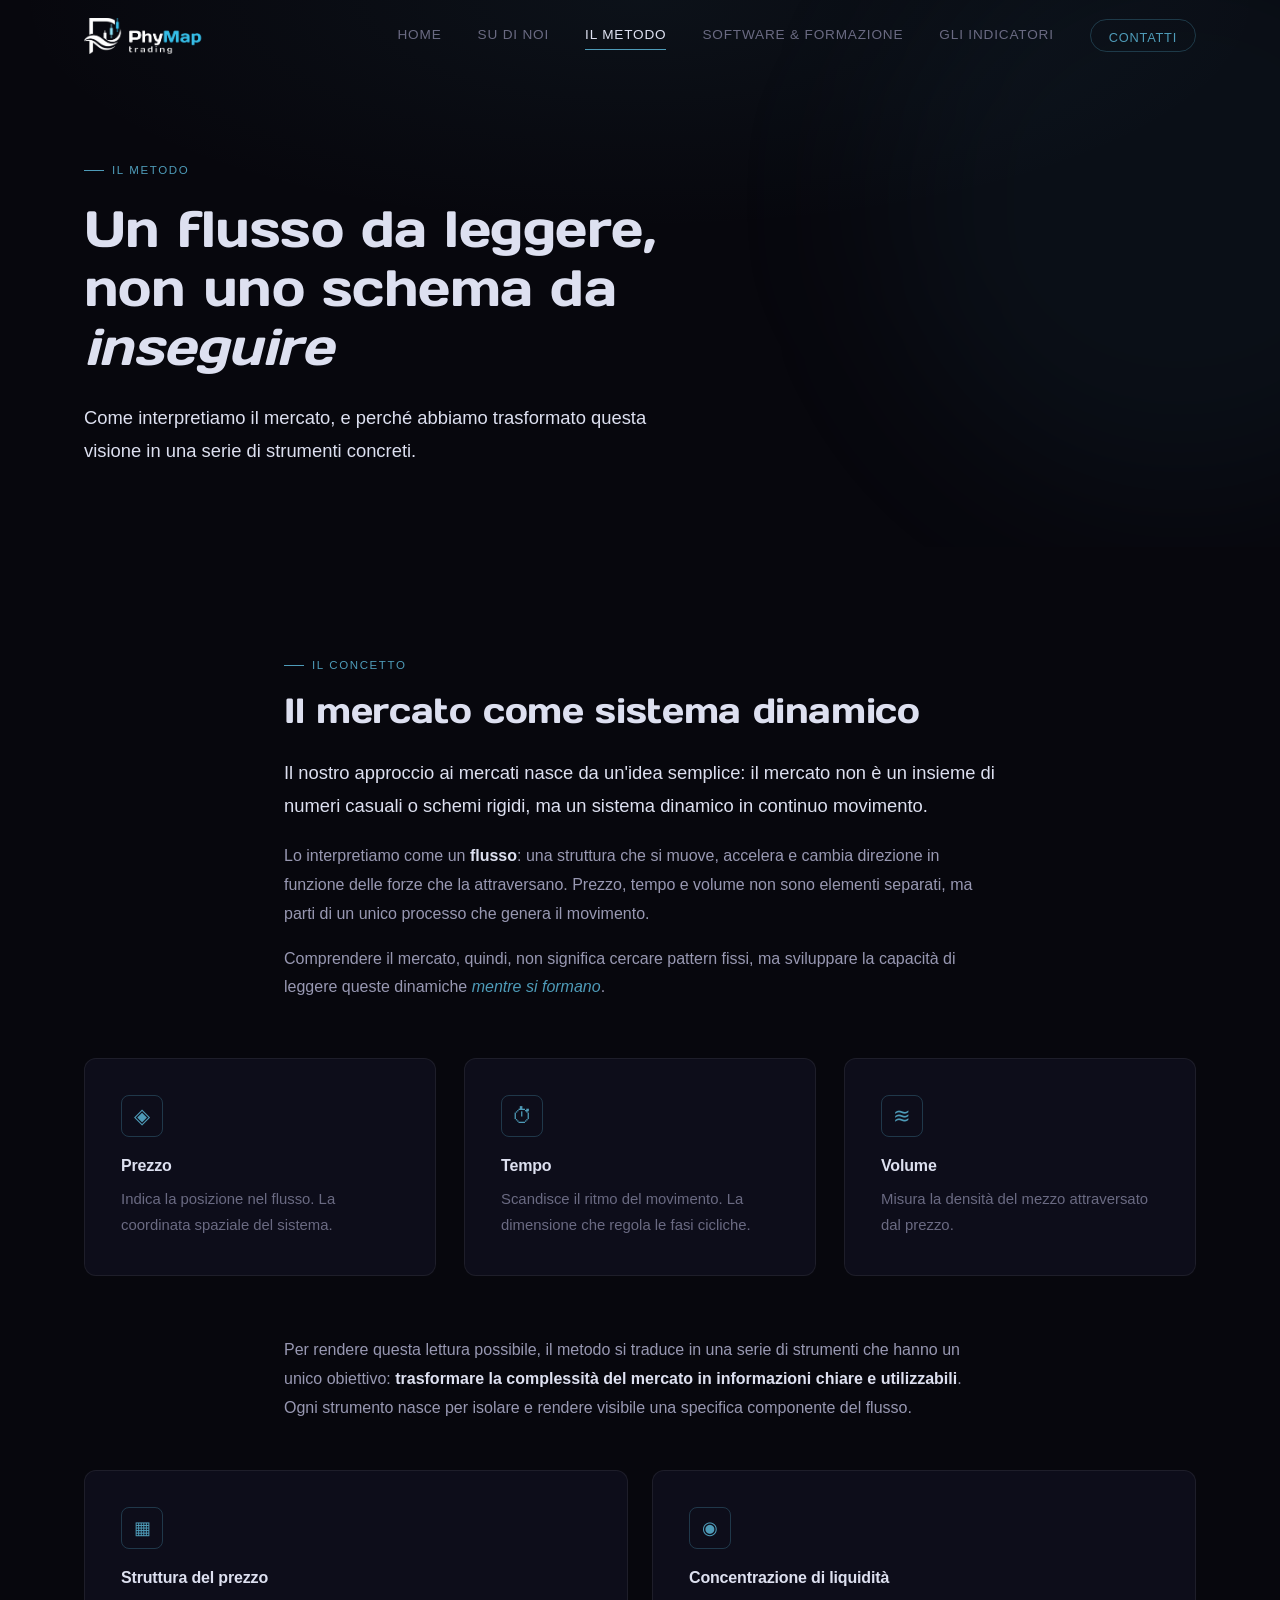
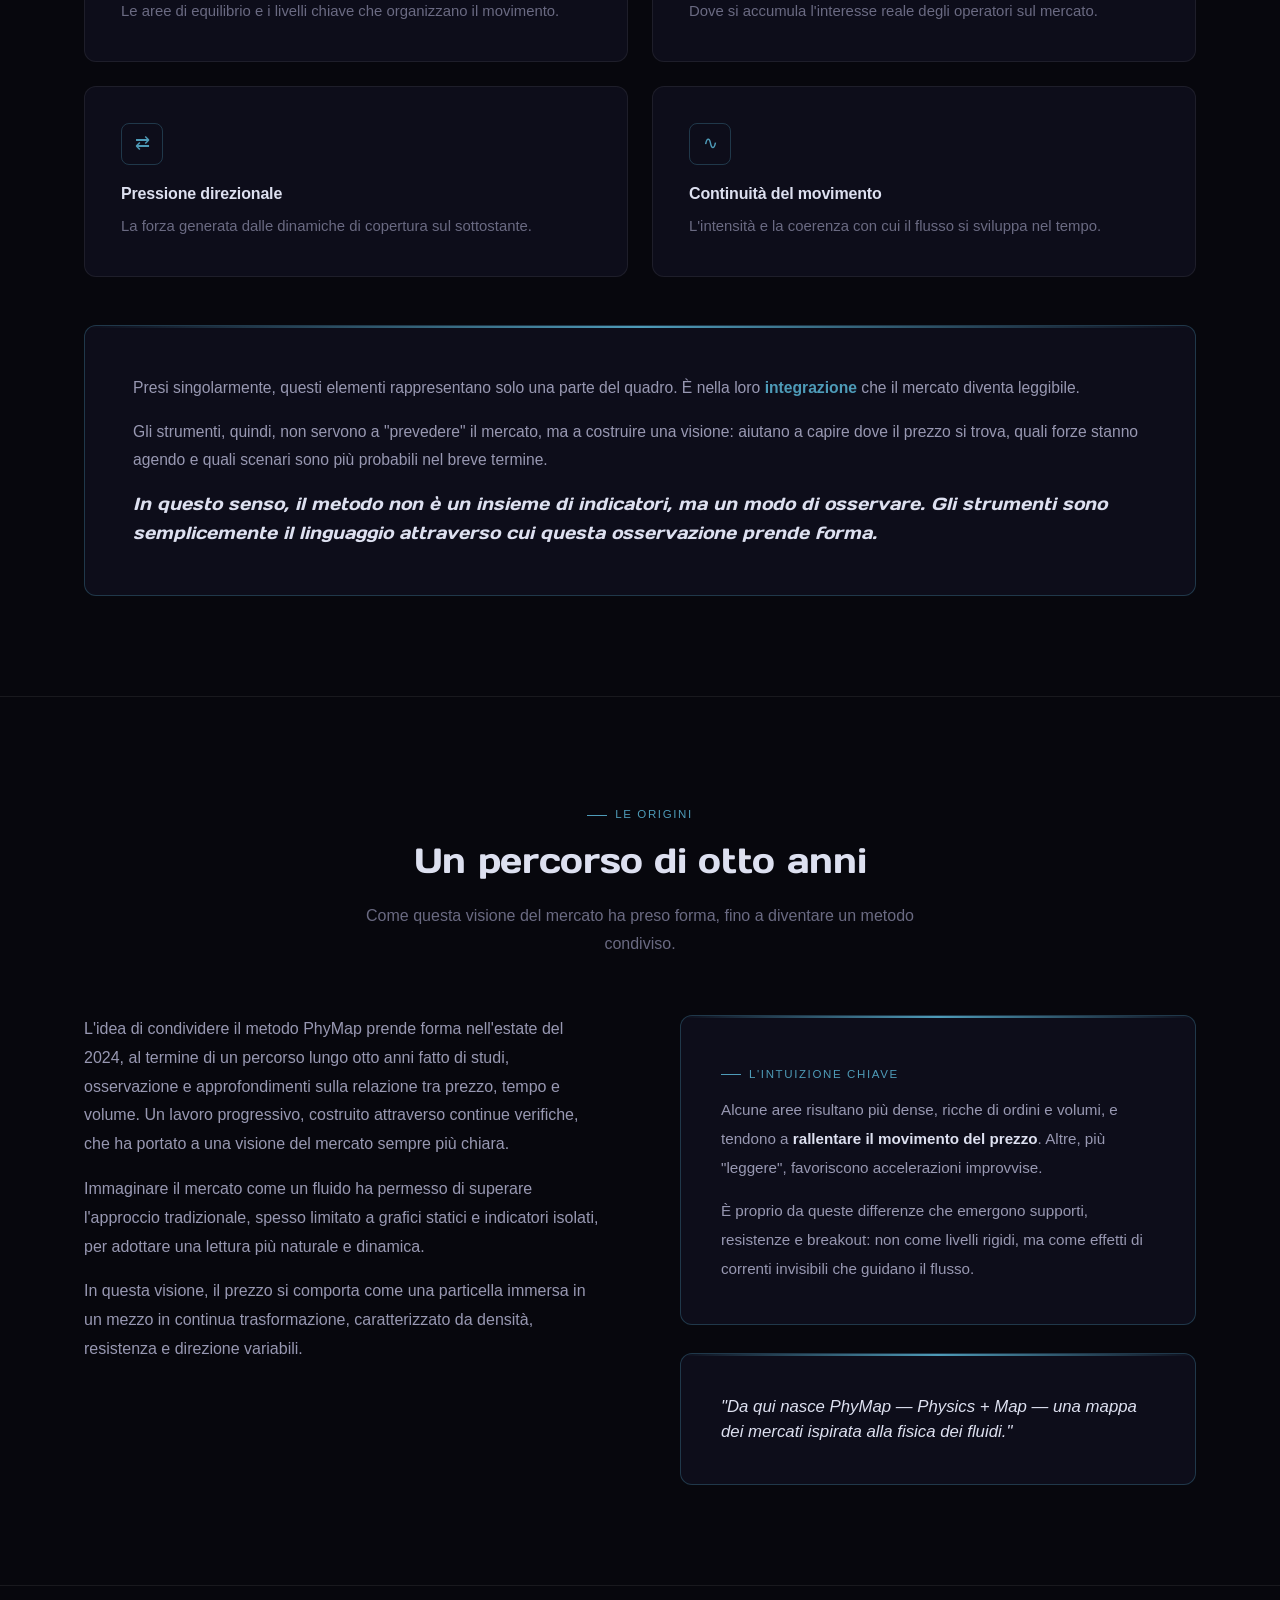
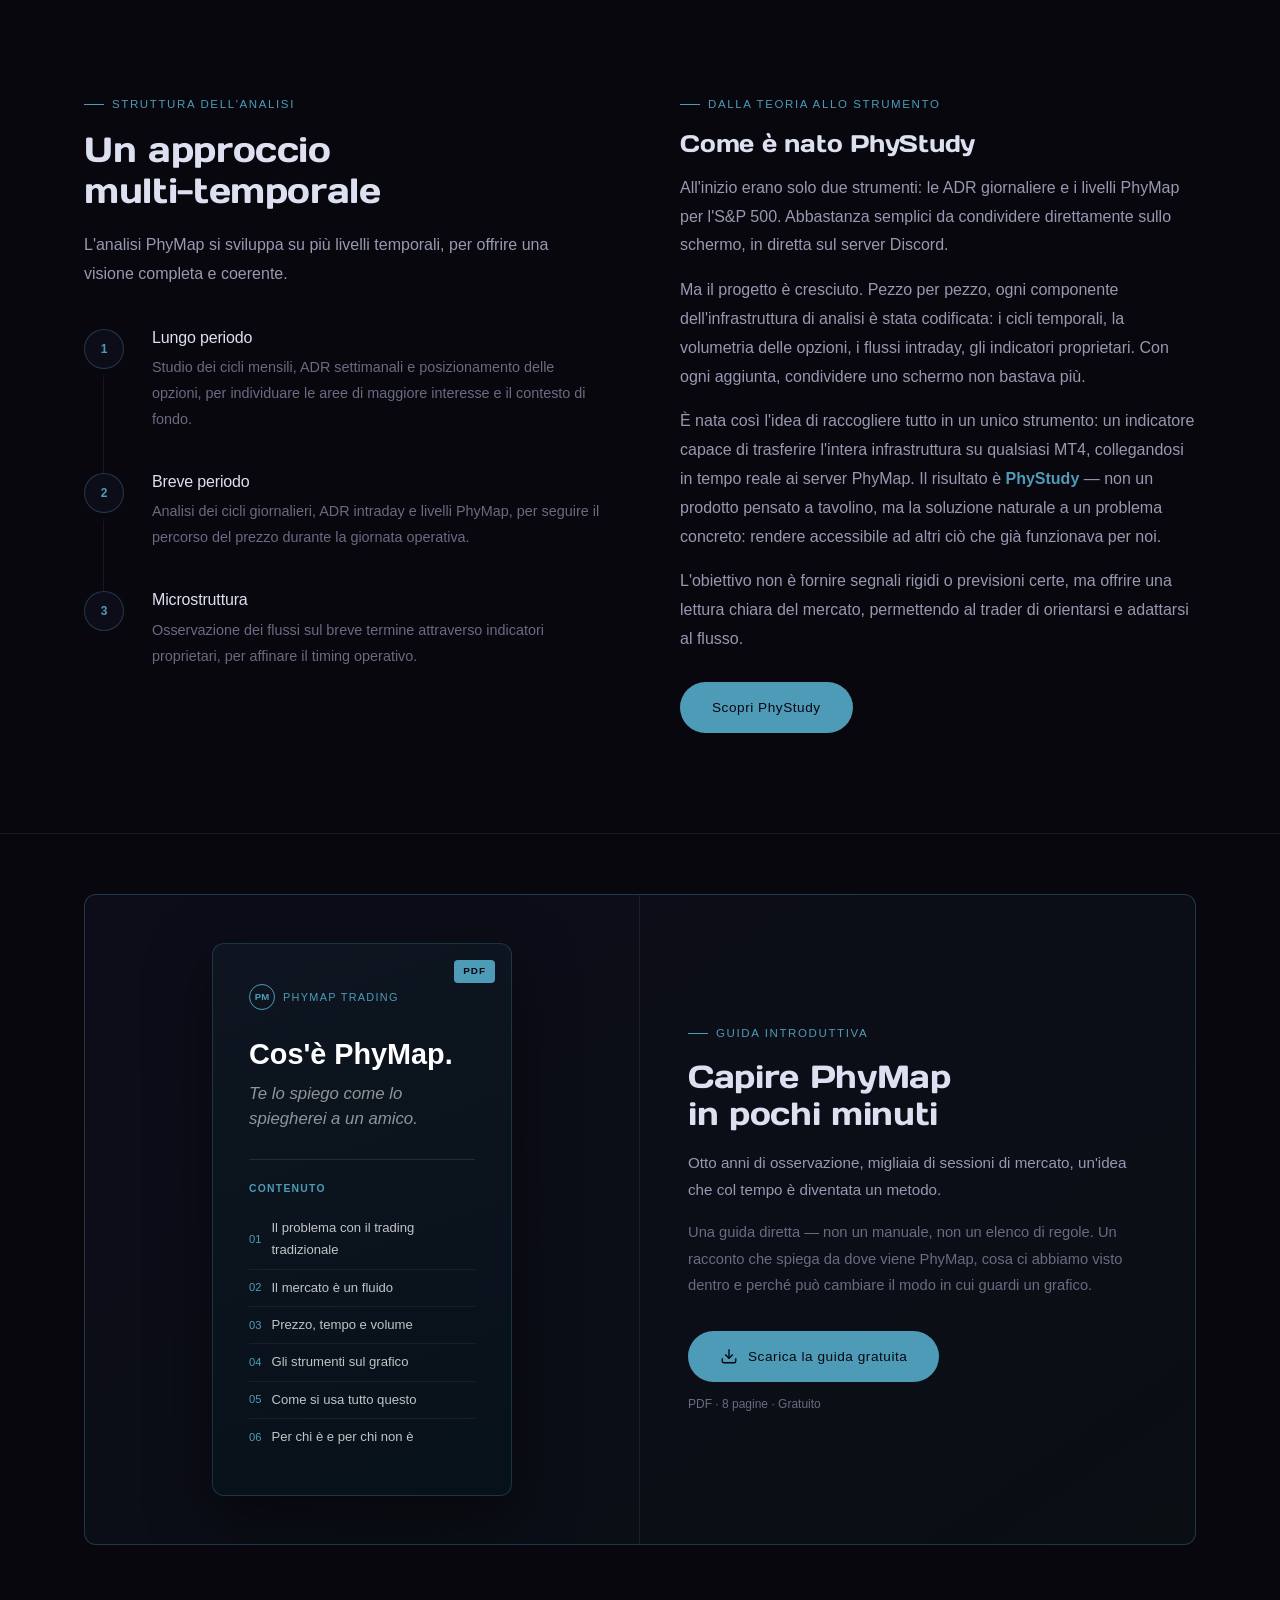
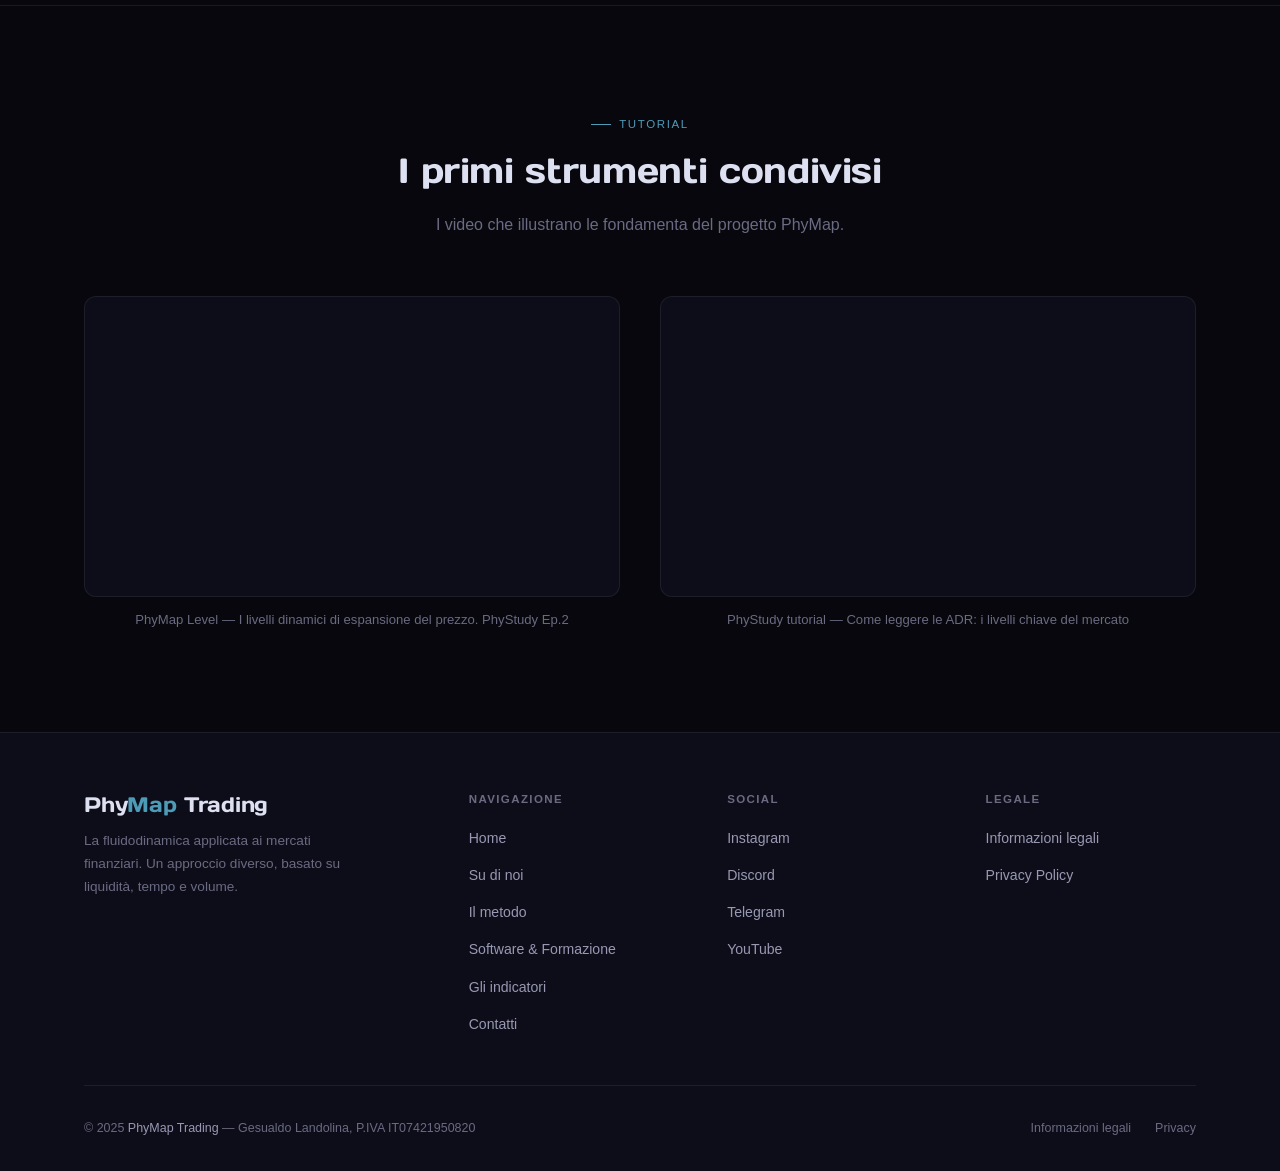
<file: il-metodo.html>
<!DOCTYPE html>
<html lang="it">
<head>
  <meta charset="UTF-8" />
  <meta name="viewport" content="width=device-width, initial-scale=1.0" />
  <title>Il Metodo — PhyMap Trading</title>
  <meta name="description" content="Scopri le origini e il funzionamento del metodo PhyMap: fluidodinamica applicata ai mercati finanziari, sviluppato in 8 anni di ricerca." />
  <style>
    @media (max-width: 768px) {
      .pdf-grid { grid-template-columns: 1fr !important; }
      .pdf-grid > div:first-child { border-right: none !important; border-bottom: 1px solid var(--border); }
    }
  </style>
  <link rel="icon" href="favicon.ico" />
  <link rel="stylesheet" href="style.css" />
</head>
<body>

<!-- ═══ NAVIGATION ════════════════════════════════════════ -->
<nav class="nav">
  <div class="nav__inner">
    <a href="index.html" class="nav__logo">
      <img src="Logo_Affiancato.png" alt="PhyMap Trading" class="nav__logo-img" />
    </a>
    <div class="nav__links">
      <a href="index.html">Home</a>
      <a href="su-di-noi.html">Su di noi</a>
      <a href="il-metodo.html" class="active">Il metodo</a>
      <a href="software-e-formazione.html">Software &amp; Formazione</a>
      <a href="phystudy-indicatori.html">Gli indicatori</a>
      <a href="contatti.html" class="nav__cta">Contatti</a>
    </div>
    <button class="nav__toggle" aria-label="Menu">
      <span></span><span></span><span></span>
    </button>
  </div>
</nav>

<!-- ═══ PAGE HERO ═════════════════════════════════════════ -->
<div class="page-hero">
  <div class="glow-bg glow-1"></div>
  <div class="container">
    <div class="page-hero__label">Il Metodo</div>
    <h1 style="max-width:700px; margin-bottom:24px;">
      Un flusso da leggere,<br>non uno schema da <em>inseguire</em>
    </h1>
    <p class="lead" style="max-width:600px;">
      Come interpretiamo il mercato, e perché abbiamo trasformato questa visione in una serie di strumenti concreti.
    </p>
  </div>
</div>

<!-- ═══ IL CONCETTO ═══════════════════════════════════════ -->
<section>
  <div class="container">
    <div class="container--narrow reveal" style="margin-bottom:56px;">
      <div class="section-label">Il concetto</div>
      <h2 class="section-title" style="margin-bottom:24px;">Il mercato come sistema dinamico</h2>
      <p class="lead" style="margin-bottom:20px;">
        Il nostro approccio ai mercati nasce da un'idea semplice: il mercato non è un insieme di numeri casuali o schemi rigidi, ma un sistema dinamico in continuo movimento.
      </p>
      <p style="margin-bottom:16px;">
        Lo interpretiamo come un <strong style="color:var(--text);">flusso</strong>: una struttura che si muove, accelera e cambia direzione in funzione delle forze che la attraversano. Prezzo, tempo e volume non sono elementi separati, ma parti di un unico processo che genera il movimento.
      </p>
      <p>
        Comprendere il mercato, quindi, non significa cercare pattern fissi, ma sviluppare la capacità di leggere queste dinamiche <em style="color:var(--accent);">mentre si formano</em>.
      </p>
    </div>

    <!-- Price/Time/Volume cards -->
    <div class="grid-3" style="margin-bottom:60px;">
      <div class="card reveal">
        <div class="card__icon" style="font-size:1.3rem;">◈</div>
        <h4>Prezzo</h4>
        <p>Indica la posizione nel flusso. La coordinata spaziale del sistema.</p>
      </div>
      <div class="card reveal reveal-delay-1">
        <div class="card__icon" style="font-size:1.3rem;">⏱</div>
        <h4>Tempo</h4>
        <p>Scandisce il ritmo del movimento. La dimensione che regola le fasi cicliche.</p>
      </div>
      <div class="card reveal reveal-delay-2">
        <div class="card__icon" style="font-size:1.3rem;">≋</div>
        <h4>Volume</h4>
        <p>Misura la densità del mezzo attraversato dal prezzo.</p>
      </div>
    </div>

    <div class="container--narrow reveal" style="margin-bottom:48px;">
      <p style="margin-bottom:0;">
        Per rendere questa lettura possibile, il metodo si traduce in una serie di strumenti che hanno un unico obiettivo: <strong style="color:var(--text);">trasformare la complessità del mercato in informazioni chiare e utilizzabili</strong>. Ogni strumento nasce per isolare e rendere visibile una specifica componente del flusso.
      </p>
    </div>

    <!-- 4 components -->
    <div class="grid-2" style="gap:24px; margin-bottom:48px;">
      <div class="card reveal">
        <div class="card__icon">▦</div>
        <h4>Struttura del prezzo</h4>
        <p>Le aree di equilibrio e i livelli chiave che organizzano il movimento.</p>
      </div>
      <div class="card reveal reveal-delay-1">
        <div class="card__icon">◉</div>
        <h4>Concentrazione di liquidità</h4>
        <p>Dove si accumula l'interesse reale degli operatori sul mercato.</p>
      </div>
      <div class="card reveal reveal-delay-2">
        <div class="card__icon">⇄</div>
        <h4>Pressione direzionale</h4>
        <p>La forza generata dalle dinamiche di copertura sul sottostante.</p>
      </div>
      <div class="card reveal reveal-delay-3">
        <div class="card__icon">∿</div>
        <h4>Continuità del movimento</h4>
        <p>L'intensità e la coerenza con cui il flusso si sviluppa nel tempo.</p>
      </div>
    </div>

    <!-- Closing highlight -->
    <div class="highlight-box reveal" style="padding:48px;">
      <p style="margin-bottom:16px; font-size:0.98rem;">
        Presi singolarmente, questi elementi rappresentano solo una parte del quadro. È nella loro <strong style="color:var(--accent);">integrazione</strong> che il mercato diventa leggibile.
      </p>
      <p style="margin-bottom:16px; font-size:0.98rem;">
        Gli strumenti, quindi, non servono a "prevedere" il mercato, ma a costruire una visione: aiutano a capire dove il prezzo si trova, quali forze stanno agendo e quali scenari sono più probabili nel breve termine.
      </p>
      <p style="margin-bottom:0; font-family:'DaysOne',sans-serif; font-size:1.1rem; font-style:italic; color:var(--text); line-height:1.6;">
        In questo senso, il metodo non è un insieme di indicatori, ma un modo di osservare. Gli strumenti sono semplicemente il linguaggio attraverso cui questa osservazione prende forma.
      </p>
    </div>
  </div>
</section>

<hr class="divider" />

<!-- ═══ ORIGINS ═══════════════════════════════════════════ -->
<section>
  <div class="container">
    <div class="reveal text-center" style="margin-bottom:56px;">
      <div class="section-label" style="justify-content:center;">Le origini</div>
      <h2 class="section-title">Un percorso di otto anni</h2>
      <p class="section-desc" style="margin-left:auto; margin-right:auto;">
        Come questa visione del mercato ha preso forma, fino a diventare un metodo condiviso.
      </p>
    </div>
    <div class="grid-2" style="gap:80px;">
      <div class="reveal">
        <p style="margin-bottom:16px;">
          L'idea di condividere il metodo PhyMap prende forma nell'estate del 2024, al termine di un percorso lungo otto anni fatto di studi, osservazione e approfondimenti sulla relazione tra prezzo, tempo e volume. Un lavoro progressivo, costruito attraverso continue verifiche, che ha portato a una visione del mercato sempre più chiara.
        </p>
        <p style="margin-bottom:16px;">
          Immaginare il mercato come un fluido ha permesso di superare l'approccio tradizionale, spesso limitato a grafici statici e indicatori isolati, per adottare una lettura più naturale e dinamica.
        </p>
        <p>
          In questa visione, il prezzo si comporta come una particella immersa in un mezzo in continua trasformazione, caratterizzato da densità, resistenza e direzione variabili.
        </p>
      </div>
      <div class="reveal reveal-delay-2">
        <div class="highlight-box" style="margin-bottom:28px;">
          <div class="section-label" style="margin-bottom:12px;">L'intuizione chiave</div>
          <p style="font-size:0.95rem; line-height:1.9;">
            Alcune aree risultano più dense, ricche di ordini e volumi, e tendono a <strong style="color:var(--text);">rallentare il movimento del prezzo</strong>. Altre, più "leggere", favoriscono accelerazioni improvvise.
          </p>
          <p style="margin-top:14px; font-size:0.95rem; line-height:1.9;">
            È proprio da queste differenze che emergono supporti, resistenze e breakout: non come livelli rigidi, ma come effetti di correnti invisibili che guidano il flusso.
          </p>
        </div>
        <div class="highlight-box">
          <p style="font-size:1.05rem; font-style:italic; color:var(--text); line-height:1.5;">
            "Da qui nasce PhyMap — Physics + Map — una mappa dei mercati ispirata alla fisica dei fluidi."
          </p>
        </div>
      </div>
    </div>
  </div>
</section>

<hr class="divider" />

<!-- ═══ STRUCTURE ═════════════════════════════════════════ -->
<section>
  <div class="container">
    <div class="grid-2" style="gap:80px; align-items:start;">
      <div class="reveal">
        <div class="section-label">Struttura dell'analisi</div>
        <h2 class="section-title">Un approccio<br>multi-temporale</h2>
        <p style="margin-bottom:40px;">
          L'analisi PhyMap si sviluppa su più livelli temporali, per offrire una visione completa e coerente.
        </p>
        <div class="steps">
          <div class="step">
            <div class="step__num">1</div>
            <div class="step__body">
              <h4>Lungo periodo</h4>
              <p>Studio dei cicli mensili, ADR settimanali e posizionamento delle opzioni, per individuare le aree di maggiore interesse e il contesto di fondo.</p>
            </div>
          </div>
          <div class="step">
            <div class="step__num">2</div>
            <div class="step__body">
              <h4>Breve periodo</h4>
              <p>Analisi dei cicli giornalieri, ADR intraday e livelli PhyMap, per seguire il percorso del prezzo durante la giornata operativa.</p>
            </div>
          </div>
          <div class="step">
            <div class="step__num">3</div>
            <div class="step__body">
              <h4>Microstruttura</h4>
              <p>Osservazione dei flussi sul breve termine attraverso indicatori proprietari, per affinare il timing operativo.</p>
            </div>
          </div>
        </div>
      </div>

      <div class="reveal reveal-delay-2">
        <div class="section-label">Dalla teoria allo strumento</div>
        <h3 style="margin-bottom:16px;">Come è nato PhyStudy</h3>
        <p style="margin-bottom:16px;">
          All'inizio erano solo due strumenti: le ADR giornaliere e i livelli PhyMap per l'S&P 500. Abbastanza semplici da condividere direttamente sullo schermo, in diretta sul server Discord.
        </p>
        <p style="margin-bottom:16px;">
          Ma il progetto è cresciuto. Pezzo per pezzo, ogni componente dell'infrastruttura di analisi è stata codificata: i cicli temporali, la volumetria delle opzioni, i flussi intraday, gli indicatori proprietari. Con ogni aggiunta, condividere uno schermo non bastava più.
        </p>
        <p style="margin-bottom:16px;">
          È nata così l'idea di raccogliere tutto in un unico strumento: un indicatore capace di trasferire l'intera infrastruttura su qualsiasi MT4, collegandosi in tempo reale ai server PhyMap. Il risultato è <strong style="color:var(--accent);">PhyStudy</strong> — non un prodotto pensato a tavolino, ma la soluzione naturale a un problema concreto: rendere accessibile ad altri ciò che già funzionava per noi.
        </p>
        <p style="margin-bottom:28px;">
          L'obiettivo non è fornire segnali rigidi o previsioni certe, ma offrire una lettura chiara del mercato, permettendo al trader di orientarsi e adattarsi al flusso.
        </p>
        <div style="display:flex; gap:16px; flex-wrap:wrap;">
          <a href="software-e-formazione.html" class="btn btn--primary">Scopri PhyStudy</a>
        </div>
      </div>
    </div>
  </div>
</section>

<hr class="divider" />

<!-- ═══ PDF GUIDE ════════════════════════════════════════ -->
<section class="tight">
  <div class="container">
    <div class="reveal pdf-grid" style="background:linear-gradient(145deg, var(--surface), #0A0F14); border:1px solid var(--border-accent); border-radius:var(--radius); overflow:hidden; display:grid; grid-template-columns:1fr 1fr; align-items:stretch;">

      <!-- Left: preview card -->
      <div style="padding:48px; border-right:1px solid var(--border); display:flex; flex-direction:column; justify-content:center; align-items:center;">
        <div style="background:linear-gradient(160deg,#0E1520,#07111A); border:1px solid rgba(78,155,184,0.25); border-radius:12px; padding:40px 36px; position:relative; width:100%; max-width:300px; box-shadow:0 20px 60px rgba(0,0,0,0.5);">
          <div style="position:absolute; top:16px; right:16px; background:var(--accent); color:#07070D; font-size:0.62rem; font-weight:700; letter-spacing:0.1em; padding:3px 9px; border-radius:4px;">PDF</div>
          <div style="display:flex; align-items:center; gap:8px; margin-bottom:28px;">
            <div style="width:26px; height:26px; border:1.5px solid var(--accent); border-radius:50%; display:flex; align-items:center; justify-content:center; font-size:0.6rem; color:var(--accent); font-weight:700; flex-shrink:0;">PM</div>
            <span style="font-size:0.68rem; letter-spacing:0.12em; text-transform:uppercase; color:var(--accent);">PhyMap Trading</span>
          </div>
          <div style="font-size:1.8rem; font-weight:600; color:#FFFFFF; line-height:1.15; margin-bottom:10px;">
            Cos'è PhyMap.
          </div>
          <div style="font-size:1.05rem; font-style:italic; color:rgba(255,255,255,0.55); margin-bottom:28px; line-height:1.5;">
            Te lo spiego come lo<br>spiegherei a un amico.
          </div>
          <div style="height:1px; background:rgba(78,155,184,0.2); margin-bottom:20px;"></div>
          <div style="display:flex; flex-direction:column; gap:0;">
            <div style="font-size:0.65rem; color:var(--accent); letter-spacing:0.12em; text-transform:uppercase; margin-bottom:12px; font-weight:600;">Contenuto</div>
            <div style="font-size:0.82rem; color:rgba(255,255,255,0.75); padding:7px 0; border-bottom:1px solid rgba(255,255,255,0.06); display:flex; align-items:center; gap:10px;"><span style="color:var(--accent); flex-shrink:0; font-size:0.7rem;">01</span> Il problema con il trading tradizionale</div>
            <div style="font-size:0.82rem; color:rgba(255,255,255,0.75); padding:7px 0; border-bottom:1px solid rgba(255,255,255,0.06); display:flex; align-items:center; gap:10px;"><span style="color:var(--accent); flex-shrink:0; font-size:0.7rem;">02</span> Il mercato è un fluido</div>
            <div style="font-size:0.82rem; color:rgba(255,255,255,0.75); padding:7px 0; border-bottom:1px solid rgba(255,255,255,0.06); display:flex; align-items:center; gap:10px;"><span style="color:var(--accent); flex-shrink:0; font-size:0.7rem;">03</span> Prezzo, tempo e volume</div>
            <div style="font-size:0.82rem; color:rgba(255,255,255,0.75); padding:7px 0; border-bottom:1px solid rgba(255,255,255,0.06); display:flex; align-items:center; gap:10px;"><span style="color:var(--accent); flex-shrink:0; font-size:0.7rem;">04</span> Gli strumenti sul grafico</div>
            <div style="font-size:0.82rem; color:rgba(255,255,255,0.75); padding:7px 0; border-bottom:1px solid rgba(255,255,255,0.06); display:flex; align-items:center; gap:10px;"><span style="color:var(--accent); flex-shrink:0; font-size:0.7rem;">05</span> Come si usa tutto questo</div>
            <div style="font-size:0.82rem; color:rgba(255,255,255,0.75); padding:7px 0; display:flex; align-items:center; gap:10px;"><span style="color:var(--accent); flex-shrink:0; font-size:0.7rem;">06</span> Per chi è e per chi non è</div>
          </div>
        </div>
      </div>

      <!-- Right: description + CTA -->
      <div style="padding:48px; display:flex; flex-direction:column; justify-content:center;">
        <div class="section-label" style="margin-bottom:16px;">Guida introduttiva</div>
        <h2 style="font-size:clamp(1.5rem,2.5vw,2rem); margin-bottom:16px;">
          Capire PhyMap<br>in pochi minuti
        </h2>
        <p style="margin-bottom:16px; font-size:0.95rem;">
          Otto anni di osservazione, migliaia di sessioni di mercato, un'idea che col tempo è diventata un metodo.
        </p>
        <p style="margin-bottom:32px; font-size:0.92rem; color:var(--text-muted);">
          Una guida diretta — non un manuale, non un elenco di regole. Un racconto che spiega da dove viene PhyMap, cosa ci abbiamo visto dentro e perché può cambiare il modo in cui guardi un grafico.
        </p>
        <div>
          <a href="guida-phymap.pdf" download="Guida_PhyMap.pdf" class="btn btn--primary" style="gap:10px;">
            <svg width="18" height="18" viewBox="0 0 24 24" fill="none" stroke="currentColor" stroke-width="1.8"><path d="M21 15v4a2 2 0 0 1-2 2H5a2 2 0 0 1-2-2v-4"/><polyline points="7 10 12 15 17 10"/><line x1="12" y1="15" x2="12" y2="3"/></svg>
            Scarica la guida gratuita
          </a>
          <p style="margin-top:12px; font-size:0.75rem; color:var(--text-muted);">PDF · 8 pagine · Gratuito</p>
        </div>
      </div>

    </div>
  </div>
</section>

<hr class="divider" />

<!-- ═══ VIDEOS ═════════════════════════════════════════════ -->
<section>
  <div class="container">
    <div class="text-center reveal" style="margin-bottom:56px;">
      <div class="section-label">Tutorial</div>
      <h2 class="section-title">I primi strumenti condivisi</h2>
      <p class="section-desc">
        I video che illustrano le fondamenta del progetto PhyMap.
      </p>
    </div>
    <div class="grid-2" style="gap:40px;">
      <div class="reveal">
        <div class="video-wrapper">
          <iframe src="https://www.youtube-nocookie.com/embed/tH7bzPUgmA4?start=36" title="PhyMap Level - I livelli dinamici di espansione del prezzo" allowfullscreen loading="lazy"></iframe>
        </div>
        <div class="video-caption">PhyMap Level — I livelli dinamici di espansione del prezzo. PhyStudy Ep.2</div>
      </div>
      <div class="reveal reveal-delay-2">
        <div class="video-wrapper">
          <iframe src="https://www.youtube-nocookie.com/embed/q8pTIWaQnWw?start=98" title="PhyStudy tutorial - Come leggere le ADR" allowfullscreen loading="lazy"></iframe>
        </div>
        <div class="video-caption">PhyStudy tutorial — Come leggere le ADR: i livelli chiave del mercato</div>
      </div>
    </div>
  </div>
</section>

<!-- ═══ FOOTER ════════════════════════════════════════════ -->
<footer>
  <div class="container">
    <div class="footer__top">
      <div class="footer__brand">
        <h3>Phy<span>Map</span> Trading</h3>
        <p>La fluidodinamica applicata ai mercati finanziari. Un approccio diverso, basato su liquidità, tempo e volume.</p>
      </div>
      <div class="footer__col">
        <h4>Navigazione</h4>
        <ul>
          <li><a href="index.html">Home</a></li>
          <li><a href="su-di-noi.html">Su di noi</a></li>
          <li><a href="il-metodo.html">Il metodo</a></li>
          <li><a href="software-e-formazione.html">Software &amp; Formazione</a></li>
          <li><a href="phystudy-indicatori.html">Gli indicatori</a></li>
          <li><a href="contatti.html">Contatti</a></li>
        </ul>
      </div>
      <div class="footer__col">
        <h4>Social</h4>
        <ul>
          <li><a href="https://www.instagram.com/phymaptrad/" target="_blank" rel="noopener">Instagram</a></li>
          <li><a href="https://discord.gg/KTteTnSdq5" target="_blank" rel="noopener">Discord</a></li>
          <li><a href="https://t.me/phymap" target="_blank" rel="noopener">Telegram</a></li>
          <li><a href="https://www.youtube.com/@aldophymaptrading/videos" target="_blank" rel="noopener">YouTube</a></li>
        </ul>
      </div>
      <div class="footer__col">
        <h4>Legale</h4>
        <ul>
          <li><a href="informazioni-legali.html">Informazioni legali</a></li>
          <li><a href="dichiarazione-privacy.html">Privacy Policy</a></li>
        </ul>
      </div>
    </div>
    <div class="footer__bottom">
      <div class="footer__copy">
        © 2025 <span>PhyMap Trading</span> — Gesualdo Landolina, P.IVA IT07421950820
      </div>
      <div class="footer__legal">
        <a href="informazioni-legali.html">Informazioni legali</a>
        <a href="dichiarazione-privacy.html">Privacy</a>
      </div>
    </div>
  </div>
</footer>

<script src="main.js"></script>
</body>
</html>
</file>
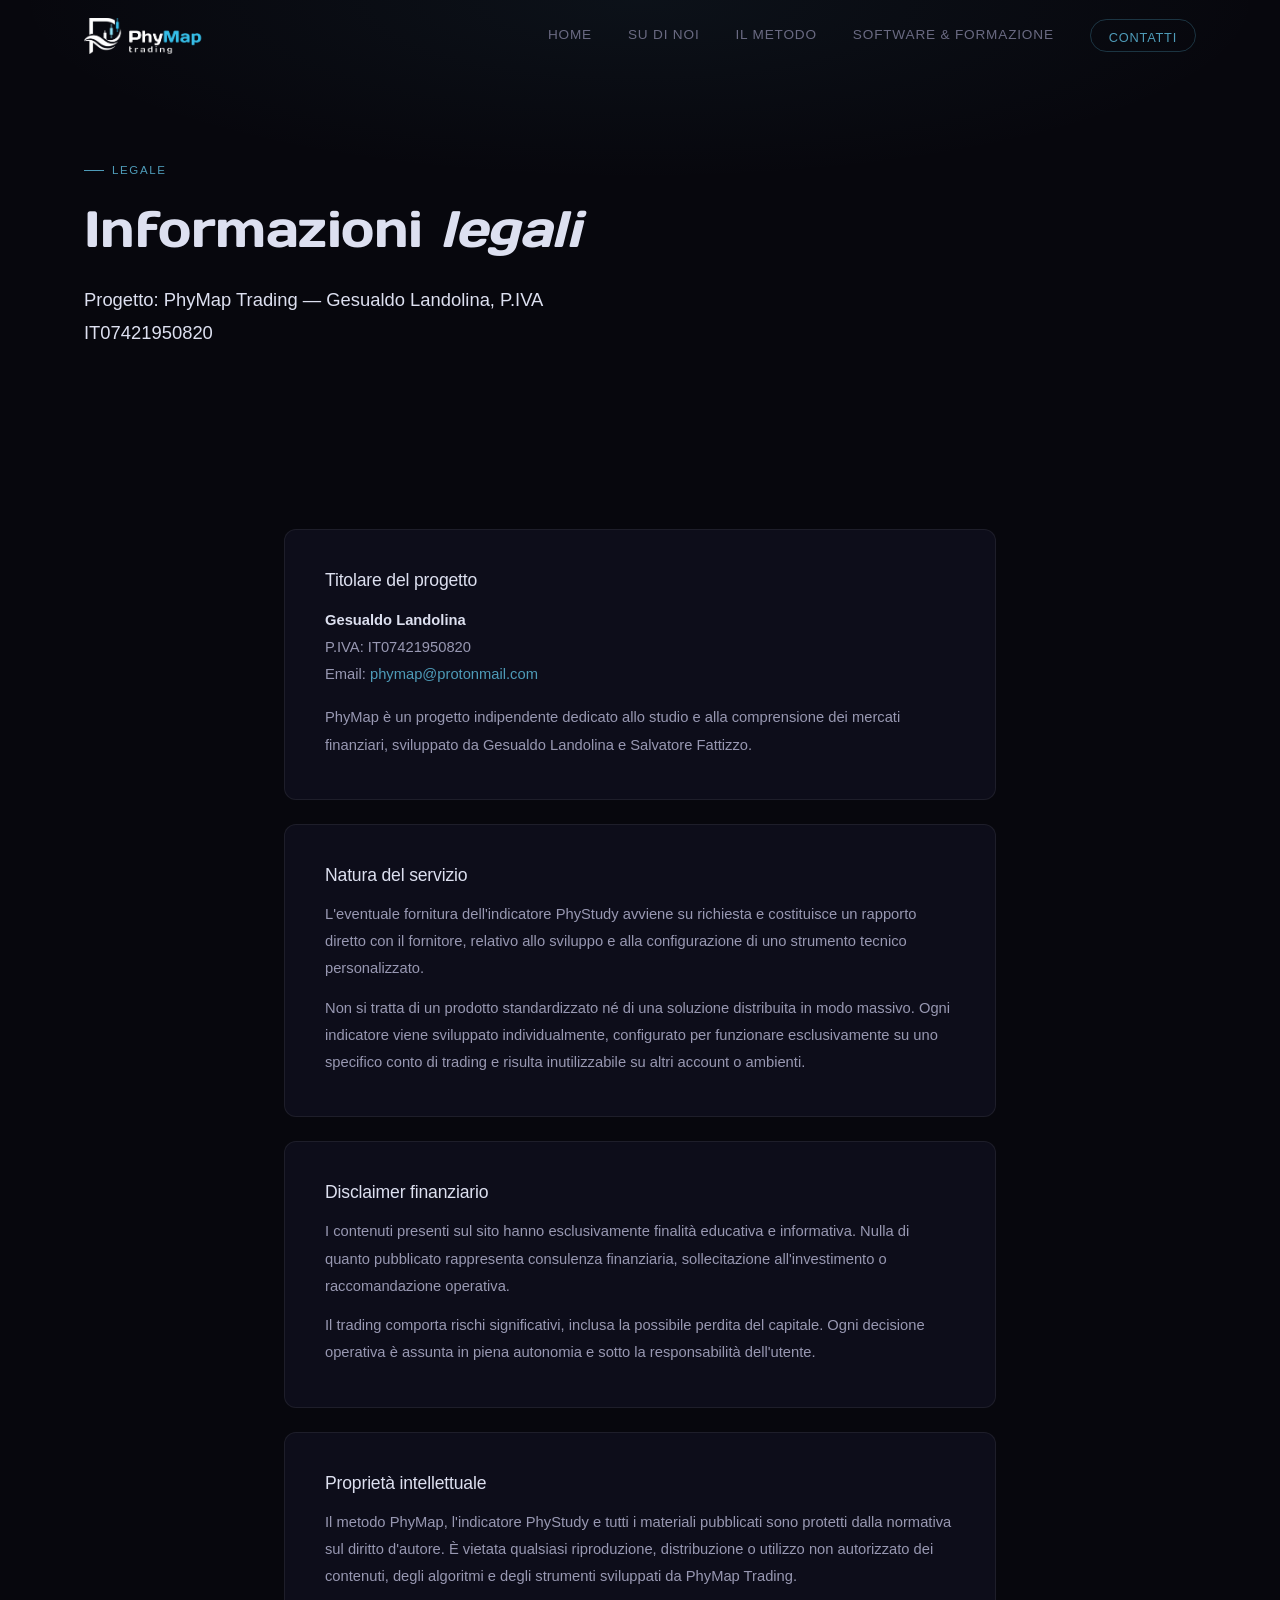
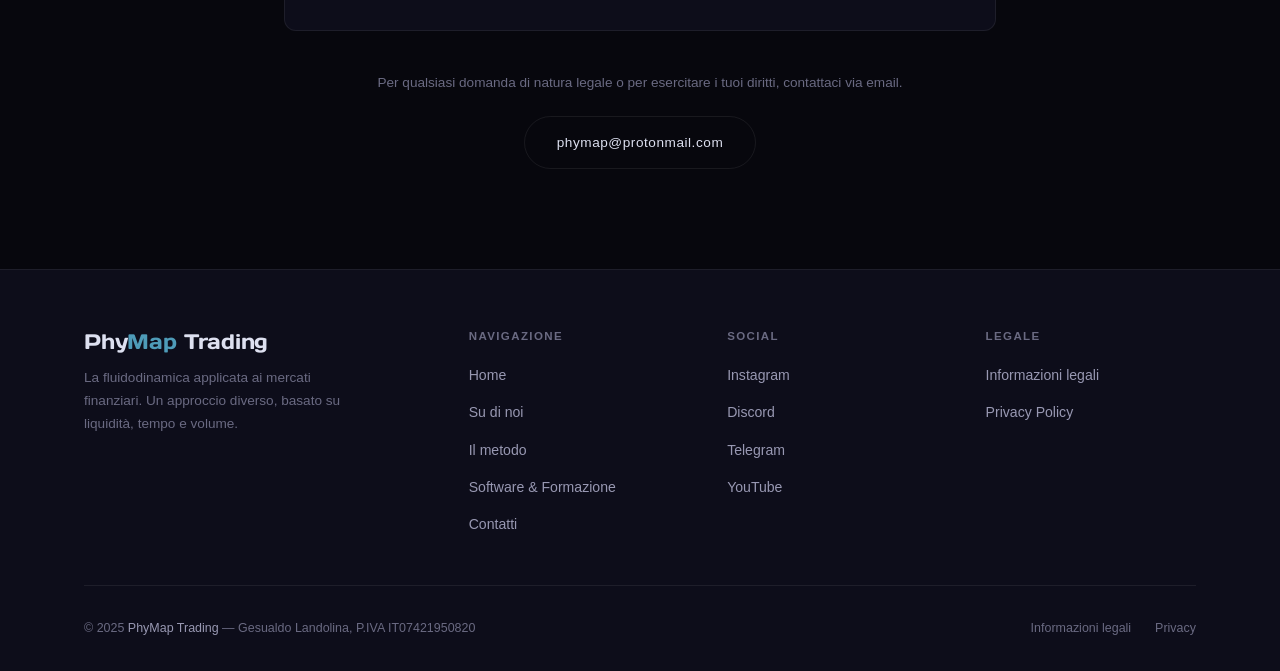
<file: informazioni-legali.html>
<!DOCTYPE html>
<html lang="it">
<head>
  <meta charset="UTF-8" />
  <meta name="viewport" content="width=device-width, initial-scale=1.0" />
  <title>Informazioni legali — PhyMap Trading</title>
  <meta name="description" content="Informazioni legali di PhyMap Trading. Disclaimer, diritto d'autore e contatti del titolare del progetto." />
  <link rel="stylesheet" href="style.css" />
  <link rel="icon" href="favicon.ico" />
</head>
<body>

<!-- ═══ NAVIGATION ════════════════════════════════════════ -->
<nav class="nav">
  <div class="nav__inner">
    <a href="index.html" class="nav__logo">
      <img src="Logo_Affiancato.png" alt="PhyMap Trading" class="nav__logo-img" />
    </a>
    <div class="nav__links">
      <a href="index.html">Home</a>
      <a href="su-di-noi.html">Su di noi</a>
      <a href="il-metodo.html">Il metodo</a>
      <a href="software-e-formazione.html">Software &amp; Formazione</a>
      <a href="contatti.html" class="nav__cta">Contatti</a>
    </div>
    <button class="nav__toggle" aria-label="Menu">
      <span></span><span></span><span></span>
    </button>
  </div>
</nav>

<!-- ═══ PAGE HERO ═════════════════════════════════════════ -->
<div class="page-hero">
  <div class="container">
    <div class="page-hero__label">Legale</div>
    <h1 style="max-width:600px; margin-bottom:24px;">
      Informazioni <em>legali</em>
    </h1>
    <p class="lead" style="max-width:500px;">
      Progetto: PhyMap Trading — Gesualdo Landolina, P.IVA IT07421950820
    </p>
  </div>
</div>

<!-- ═══ LEGAL CONTENT ════════════════════════════════════ -->
<section>
  <div class="container container--narrow">

    <div class="legal-section reveal">
      <h3>Titolare del progetto</h3>
      <p>
        <strong style="color:var(--text);">Gesualdo Landolina</strong><br>
        P.IVA: IT07421950820<br>
        Email: <a href="mailto:phymap@protonmail.com" style="color:var(--accent);">phymap@protonmail.com</a>
      </p>
      <p style="margin-top:16px;">
        PhyMap è un progetto indipendente dedicato allo studio e alla comprensione dei mercati finanziari, sviluppato da Gesualdo Landolina e Salvatore Fattizzo.
      </p>
    </div>

    <div class="legal-section reveal reveal-delay-1">
      <h3>Natura del servizio</h3>
      <p>
        L'eventuale fornitura dell'indicatore PhyStudy avviene su richiesta e costituisce un rapporto diretto con il fornitore, relativo allo sviluppo e alla configurazione di uno strumento tecnico personalizzato.
      </p>
      <p style="margin-top:12px;">
        Non si tratta di un prodotto standardizzato né di una soluzione distribuita in modo massivo. Ogni indicatore viene sviluppato individualmente, configurato per funzionare esclusivamente su uno specifico conto di trading e risulta inutilizzabile su altri account o ambienti.
      </p>
    </div>

    <div class="legal-section reveal reveal-delay-2">
      <h3>Disclaimer finanziario</h3>
      <p>
        I contenuti presenti sul sito hanno esclusivamente finalità educativa e informativa. Nulla di quanto pubblicato rappresenta consulenza finanziaria, sollecitazione all'investimento o raccomandazione operativa.
      </p>
      <p style="margin-top:12px;">
        Il trading comporta rischi significativi, inclusa la possibile perdita del capitale. Ogni decisione operativa è assunta in piena autonomia e sotto la responsabilità dell'utente.
      </p>
    </div>

    <div class="legal-section reveal reveal-delay-3">
      <h3>Proprietà intellettuale</h3>
      <p>
        Il metodo PhyMap, l'indicatore PhyStudy e tutti i materiali pubblicati sono protetti dalla normativa sul diritto d'autore. È vietata qualsiasi riproduzione, distribuzione o utilizzo non autorizzato dei contenuti, degli algoritmi e degli strumenti sviluppati da PhyMap Trading.
      </p>
    </div>

    <div class="reveal" style="margin-top:40px; text-align:center;">
      <p style="font-size:0.85rem; color:var(--text-muted); margin-bottom:20px;">Per qualsiasi domanda di natura legale o per esercitare i tuoi diritti, contattaci via email.</p>
      <a href="mailto:phymap@protonmail.com" class="btn btn--outline">phymap@protonmail.com</a>
    </div>

  </div>
</section>

<!-- ═══ FOOTER ════════════════════════════════════════════ -->
<footer>
  <div class="container">
    <div class="footer__top">
      <div class="footer__brand">
        <h3>Phy<span>Map</span> Trading</h3>
        <p>La fluidodinamica applicata ai mercati finanziari. Un approccio diverso, basato su liquidità, tempo e volume.</p>
      </div>
      <div class="footer__col">
        <h4>Navigazione</h4>
        <ul>
          <li><a href="index.html">Home</a></li>
          <li><a href="su-di-noi.html">Su di noi</a></li>
          <li><a href="il-metodo.html">Il metodo</a></li>
          <li><a href="software-e-formazione.html">Software &amp; Formazione</a></li>
          <li><a href="contatti.html">Contatti</a></li>
        </ul>
      </div>
      <div class="footer__col">
        <h4>Social</h4>
        <ul>
          <li><a href="https://www.instagram.com/phymaptrad/" target="_blank" rel="noopener">Instagram</a></li>
          <li><a href="https://discord.gg/KTteTnSdq5" target="_blank" rel="noopener">Discord</a></li>
          <li><a href="https://t.me/phymap" target="_blank" rel="noopener">Telegram</a></li>
          <li><a href="https://www.youtube.com/@aldophymaptrading/videos" target="_blank" rel="noopener">YouTube</a></li>
        </ul>
      </div>
      <div class="footer__col">
        <h4>Legale</h4>
        <ul>
          <li><a href="informazioni-legali.html">Informazioni legali</a></li>
          <li><a href="dichiarazione-privacy.html">Privacy Policy</a></li>
        </ul>
      </div>
    </div>
    <div class="footer__bottom">
      <div class="footer__copy">
        © 2025 <span>PhyMap Trading</span> — Gesualdo Landolina, P.IVA IT07421950820
      </div>
      <div class="footer__legal">
        <a href="informazioni-legali.html">Informazioni legali</a>
        <a href="dichiarazione-privacy.html">Privacy</a>
      </div>
    </div>
  </div>
</footer>

<script src="main.js"></script>
</body>
</html>
</file>
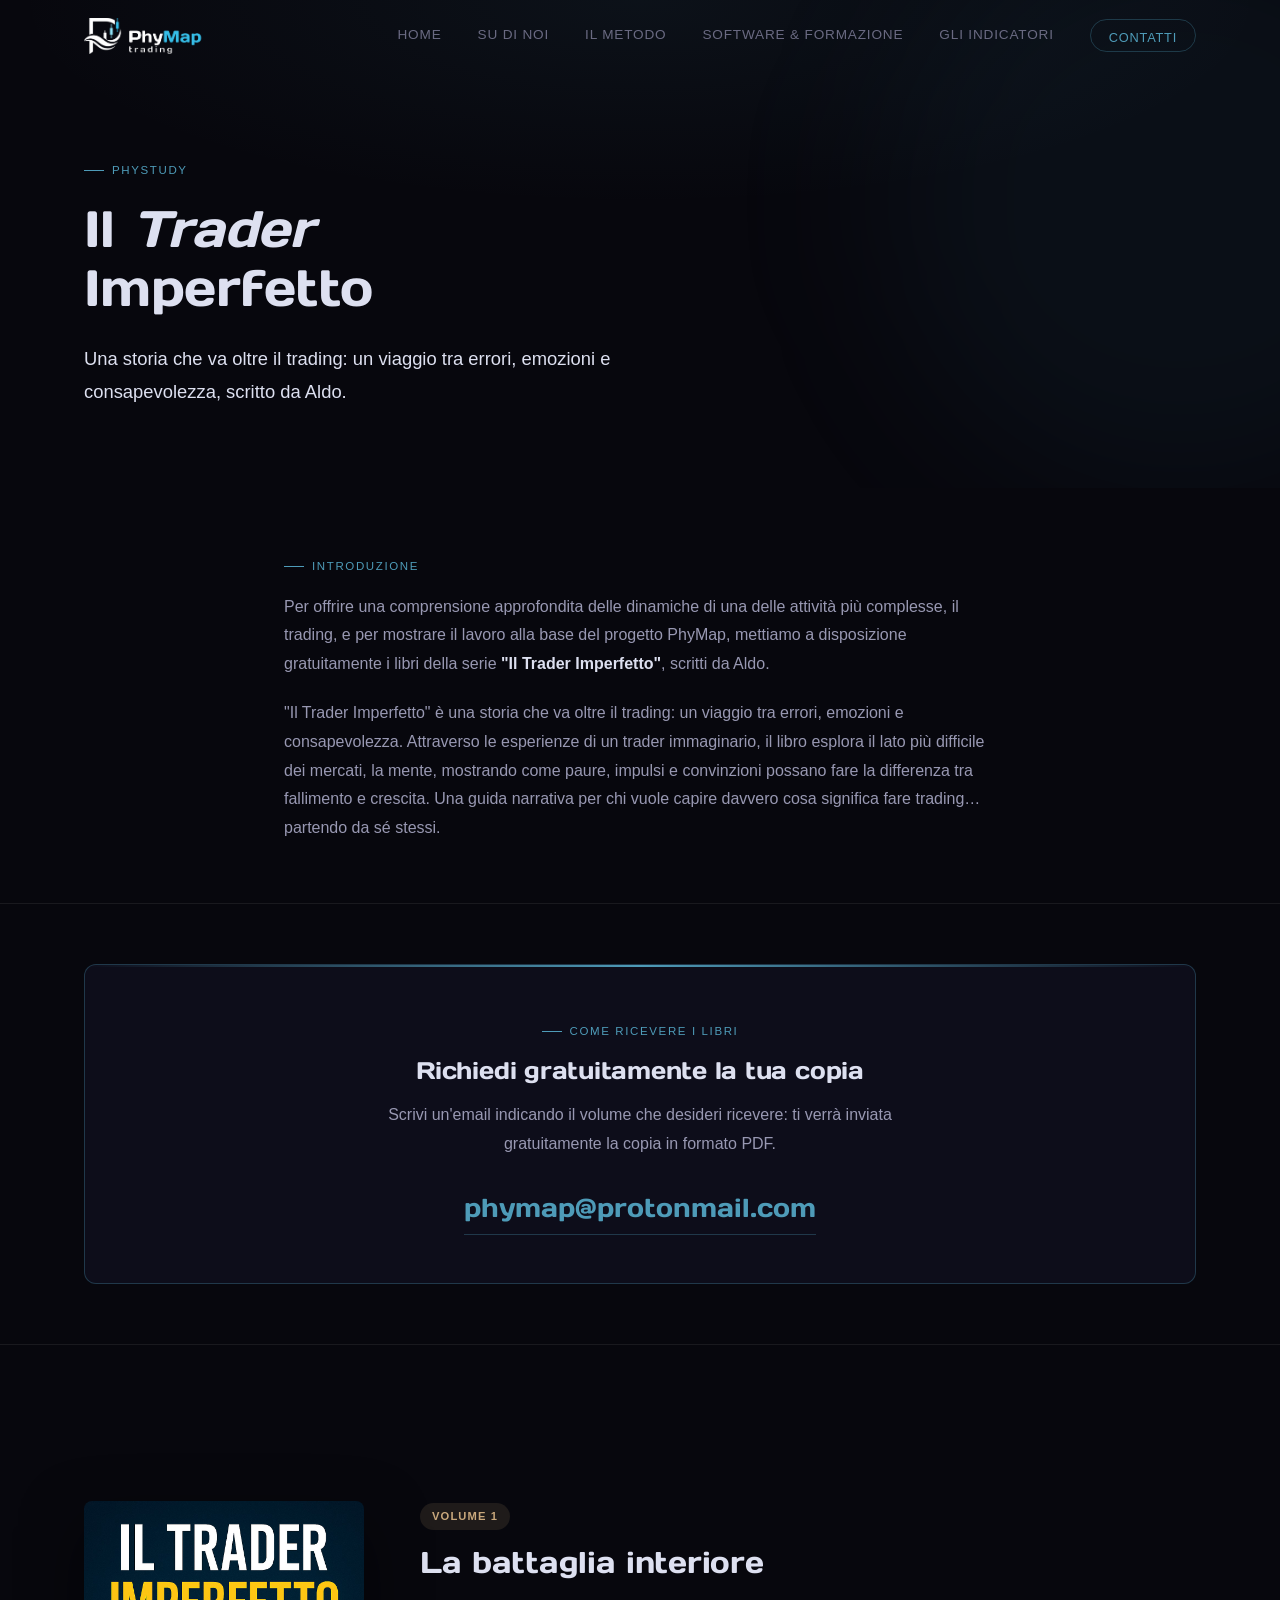
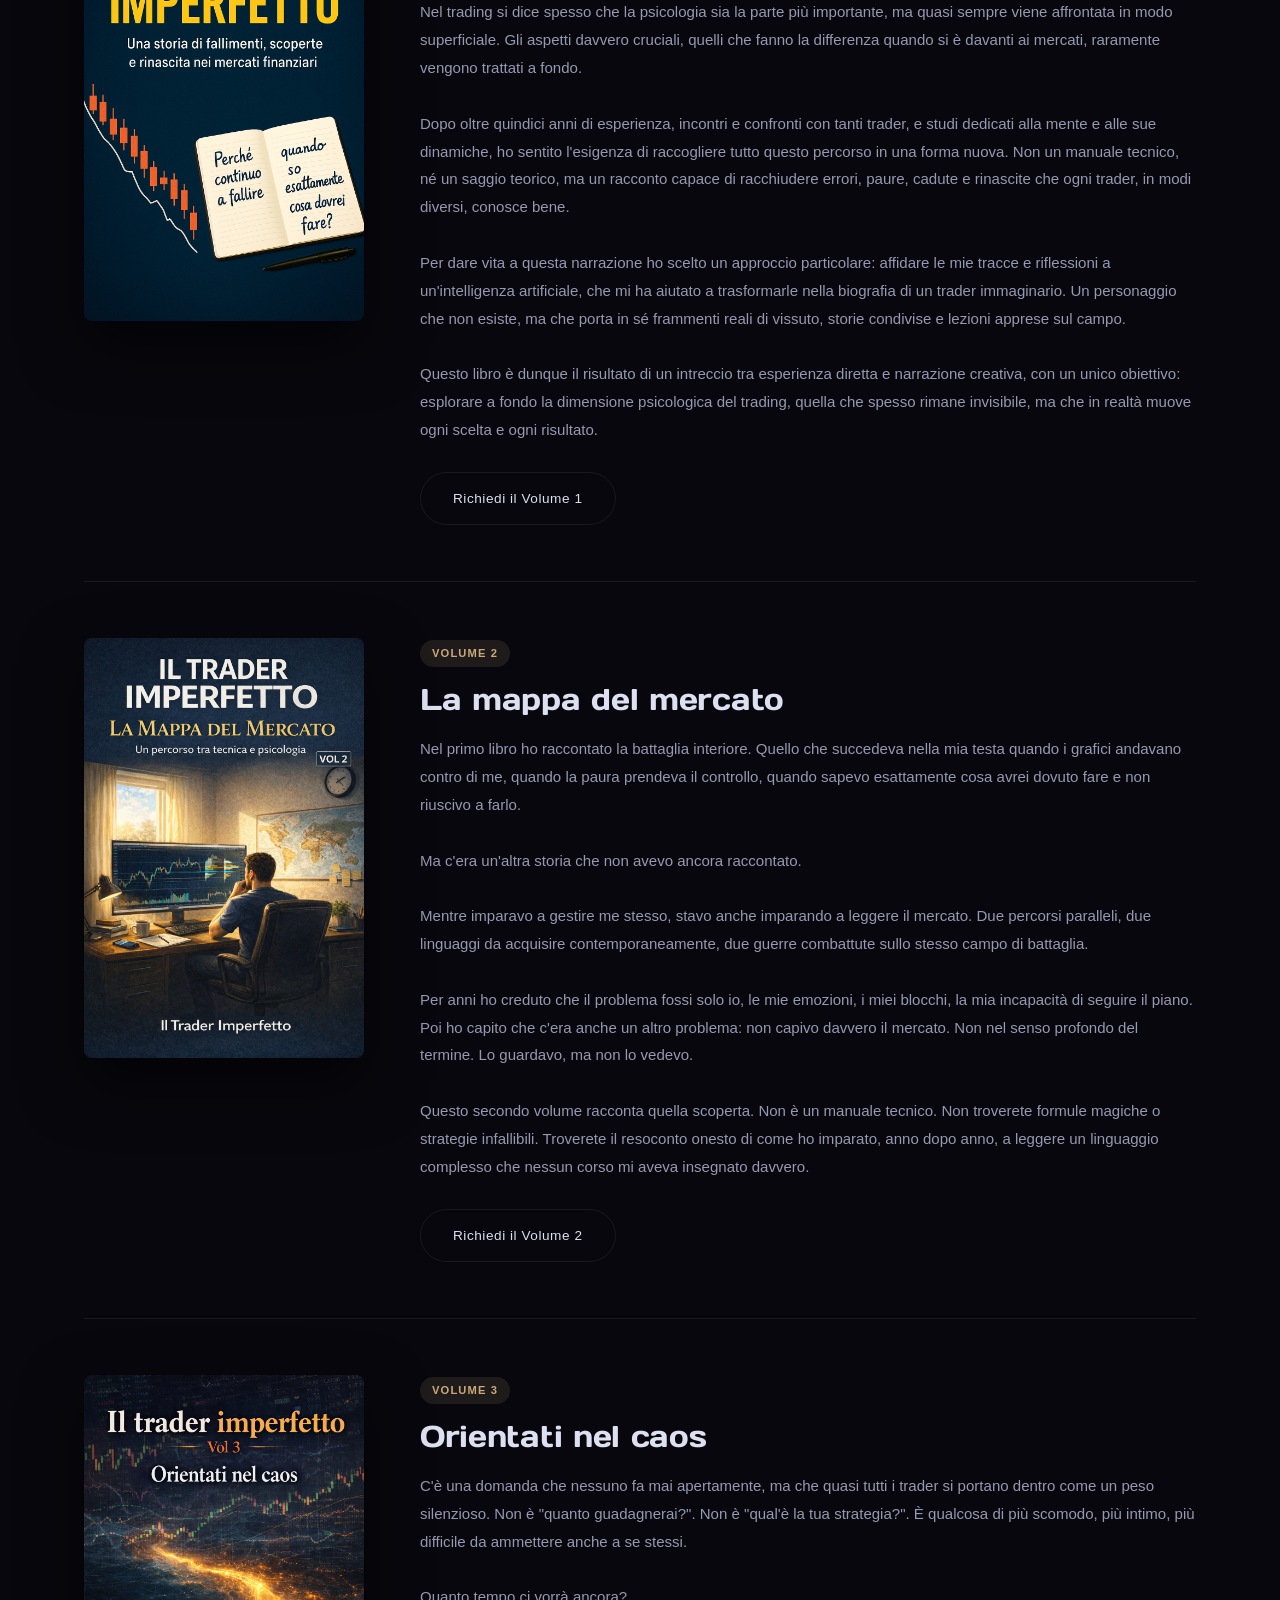
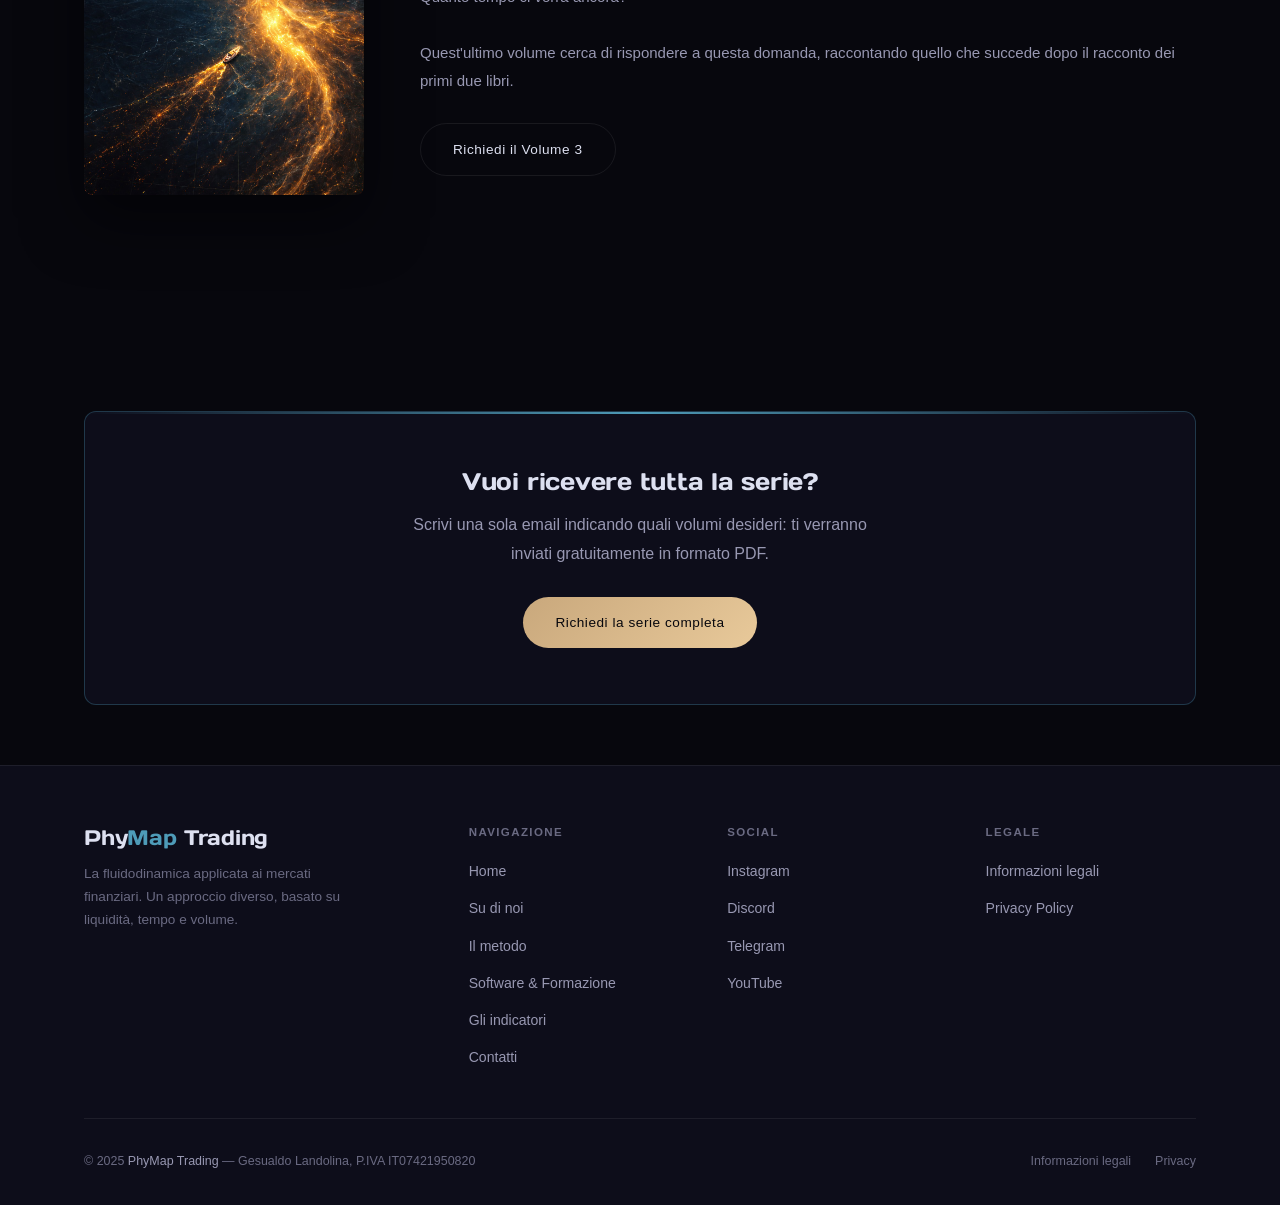
<file: libri.html>
<!DOCTYPE html>
<html lang="it">
<head>
  <meta charset="UTF-8" />
  <meta name="viewport" content="width=device-width, initial-scale=1.0" />
  <title>Il Trader Imperfetto — PhyMap Trading</title>
  <meta name="description" content="La serie di libri gratuiti 'Il Trader Imperfetto' di Aldo. Richiedi gratuitamente la tua copia in PDF via email." />
  <link rel="icon" href="favicon.ico" />
  <link rel="stylesheet" href="style.css" />
  <style>
    .book-section {
      display: grid;
      grid-template-columns: 280px 1fr;
      gap: 56px;
      align-items: start;
      padding: 56px 0;
      border-bottom: 1px solid var(--border);
    }
    .book-section:last-child { border-bottom: none; }
    .book-cover-wrap { position: relative; }
    .book-cover-wrap img {
      width: 100%;
      border-radius: var(--radius-sm);
      box-shadow: 0 24px 60px rgba(0,0,0,0.5);
    }
    .book-cover-fallback {
      width: 100%;
      aspect-ratio: 2/3;
      background: var(--surface);
      border: 1px dashed var(--border-accent);
      border-radius: var(--radius-sm);
      display: flex;
      align-items: center;
      justify-content: center;
      text-align: center;
      padding: 24px;
      font-size: 0.78rem;
      color: var(--text-muted);
    }
    .book-vol-tag {
      display: inline-block;
      font-size: 0.7rem;
      font-weight: 600;
      letter-spacing: 0.1em;
      text-transform: uppercase;
      color: var(--gold);
      background: var(--gold-dim);
      padding: 4px 12px;
      border-radius: 100px;
      margin-bottom: 14px;
    }
    .book-title {
      font-size: 1.9rem;
      font-weight: 500;
      color: var(--text);
      margin-bottom: 18px;
      line-height: 1.2;
    }
    .book-premise {
      font-size: 0.94rem;
      color: var(--text-dim);
      line-height: 1.85;
      margin-bottom: 28px;
      white-space: pre-line;
    }
    @media (max-width: 768px) {
      .book-section { grid-template-columns: 1fr; gap: 28px; }
      .book-cover-wrap { max-width: 200px; margin: 0 auto; }
    }
  </style>
</head>
<body>

<nav class="nav">
  <div class="nav__inner">
    <a href="index.html" class="nav__logo">
      <img src="Logo_Affiancato.png" alt="PhyMap Trading" class="nav__logo-img" />
    </a>
    <div class="nav__links">
      <a href="index.html">Home</a>
      <a href="su-di-noi.html">Su di noi</a>
      <a href="il-metodo.html">Il metodo</a>
      <a href="software-e-formazione.html">Software &amp; Formazione</a>
      <a href="phystudy-indicatori.html">Gli indicatori</a>
      <a href="contatti.html" class="nav__cta">Contatti</a>
    </div>
    <button class="nav__toggle" aria-label="Menu">
      <span></span><span></span><span></span>
    </button>
  </div>
</nav>

<!-- ═══ PAGE HERO ═════════════════════════════════════════ -->
<div class="page-hero">
  <div class="glow-bg glow-1"></div>
  <div class="container">
    <div class="page-hero__label">PhyStudy</div>
    <h1 style="max-width:680px; margin-bottom:24px;">
      Il <em>Trader</em><br>Imperfetto
    </h1>
    <p class="lead" style="max-width:600px;">
      Una storia che va oltre il trading: un viaggio tra errori, emozioni e consapevolezza, scritto da Aldo.
    </p>
  </div>
</div>

<!-- ═══ INTRO ═════════════════════════════════════════════ -->
<section class="tight">
  <div class="container container--narrow">
    <div class="reveal">
      <div class="section-label">Introduzione</div>
      <p style="margin-bottom:20px;">
        Per offrire una comprensione approfondita delle dinamiche di una delle attività più complesse, il trading, e per mostrare il lavoro alla base del progetto PhyMap, mettiamo a disposizione gratuitamente i libri della serie <strong style="color:var(--text);">"Il Trader Imperfetto"</strong>, scritti da Aldo.
      </p>
      <p>
        "Il Trader Imperfetto" è una storia che va oltre il trading: un viaggio tra errori, emozioni e consapevolezza. Attraverso le esperienze di un trader immaginario, il libro esplora il lato più difficile dei mercati, la mente, mostrando come paure, impulsi e convinzioni possano fare la differenza tra fallimento e crescita. Una guida narrativa per chi vuole capire davvero cosa significa fare trading… partendo da sé stessi.
      </p>
    </div>
  </div>
</section>

<hr class="divider" />

<!-- ═══ HOW TO REQUEST ════════════════════════════════════ -->
<section class="tight">
  <div class="container">
    <div class="highlight-box text-center reveal" style="padding:48px;">
      <div class="section-label" style="justify-content:center; margin-bottom:16px;">Come ricevere i libri</div>
      <h3 style="margin-bottom:16px;">Richiedi gratuitamente la tua copia</h3>
      <p style="max-width:520px; margin:0 auto 28px;">
        Scrivi un'email indicando il volume che desideri ricevere: ti verrà inviata gratuitamente la copia in formato PDF.
      </p>
      <a href="mailto:phymap@protonmail.com?subject=Richiesta%20libro%20-%20Il%20Trader%20Imperfetto" class="contact-email">
        phymap@protonmail.com
      </a>
    </div>
  </div>
</section>

<hr class="divider" />

<!-- ═══ BOOKS ═════════════════════════════════════════════ -->
<section>
  <div class="container">

    <!-- Volume 1 -->
    <div class="book-section reveal">
      <div class="book-cover-wrap">
        <img src="copertina-vol1.jpg" alt="Il Trader Imperfetto - Volume 1" onerror="this.style.display='none'; this.nextElementSibling.style.display='flex';" />
        <div class="book-cover-fallback" style="display:none;">
          Carica la copertina su GitHub con il nome<br><strong style="color:var(--text); margin-top:6px; display:block;">copertina-vol1.jpg</strong>
        </div>
      </div>
      <div>
        <div class="book-vol-tag">Volume 1</div>
        <h3 class="book-title">La battaglia interiore</h3>
        <div class="book-premise">Nel trading si dice spesso che la psicologia sia la parte più importante, ma quasi sempre viene affrontata in modo superficiale. Gli aspetti davvero cruciali, quelli che fanno la differenza quando si è davanti ai mercati, raramente vengono trattati a fondo.

Dopo oltre quindici anni di esperienza, incontri e confronti con tanti trader, e studi dedicati alla mente e alle sue dinamiche, ho sentito l'esigenza di raccogliere tutto questo percorso in una forma nuova. Non un manuale tecnico, né un saggio teorico, ma un racconto capace di racchiudere errori, paure, cadute e rinascite che ogni trader, in modi diversi, conosce bene.

Per dare vita a questa narrazione ho scelto un approccio particolare: affidare le mie tracce e riflessioni a un'intelligenza artificiale, che mi ha aiutato a trasformarle nella biografia di un trader immaginario. Un personaggio che non esiste, ma che porta in sé frammenti reali di vissuto, storie condivise e lezioni apprese sul campo.

Questo libro è dunque il risultato di un intreccio tra esperienza diretta e narrazione creativa, con un unico obiettivo: esplorare a fondo la dimensione psicologica del trading, quella che spesso rimane invisibile, ma che in realtà muove ogni scelta e ogni risultato.</div>
        <a href="mailto:phymap@protonmail.com?subject=Richiesta%20libro%20-%20Vol.%201" class="btn btn--outline">Richiedi il Volume 1</a>
      </div>
    </div>

    <!-- Volume 2 -->
    <div class="book-section reveal">
      <div class="book-cover-wrap">
        <img src="copertina-vol2.jpg" alt="Il Trader Imperfetto - Volume 2" onerror="this.style.display='none'; this.nextElementSibling.style.display='flex';" />
        <div class="book-cover-fallback" style="display:none;">
          Carica la copertina su GitHub con il nome<br><strong style="color:var(--text); margin-top:6px; display:block;">copertina-vol2.jpg</strong>
        </div>
      </div>
      <div>
        <div class="book-vol-tag">Volume 2</div>
        <h3 class="book-title">La mappa del mercato</h3>
        <div class="book-premise">Nel primo libro ho raccontato la battaglia interiore. Quello che succedeva nella mia testa quando i grafici andavano contro di me, quando la paura prendeva il controllo, quando sapevo esattamente cosa avrei dovuto fare e non riuscivo a farlo.

Ma c'era un'altra storia che non avevo ancora raccontato.

Mentre imparavo a gestire me stesso, stavo anche imparando a leggere il mercato. Due percorsi paralleli, due linguaggi da acquisire contemporaneamente, due guerre combattute sullo stesso campo di battaglia.

Per anni ho creduto che il problema fossi solo io, le mie emozioni, i miei blocchi, la mia incapacità di seguire il piano. Poi ho capito che c'era anche un altro problema: non capivo davvero il mercato. Non nel senso profondo del termine. Lo guardavo, ma non lo vedevo.

Questo secondo volume racconta quella scoperta. Non è un manuale tecnico. Non troverete formule magiche o strategie infallibili. Troverete il resoconto onesto di come ho imparato, anno dopo anno, a leggere un linguaggio complesso che nessun corso mi aveva insegnato davvero.</div>
        <a href="mailto:phymap@protonmail.com?subject=Richiesta%20libro%20-%20Vol.%202" class="btn btn--outline">Richiedi il Volume 2</a>
      </div>
    </div>

    <!-- Volume 3 -->
    <div class="book-section reveal">
      <div class="book-cover-wrap">
        <img src="copertina-vol3.jpg" alt="Il Trader Imperfetto - Volume 3" onerror="this.style.display='none'; this.nextElementSibling.style.display='flex';" />
        <div class="book-cover-fallback" style="display:none;">
          Carica la copertina su GitHub con il nome<br><strong style="color:var(--text); margin-top:6px; display:block;">copertina-vol3.jpg</strong>
        </div>
      </div>
      <div>
        <div class="book-vol-tag">Volume 3</div>
        <h3 class="book-title">Orientati nel caos</h3>
        <div class="book-premise">C'è una domanda che nessuno fa mai apertamente, ma che quasi tutti i trader si portano dentro come un peso silenzioso. Non è "quanto guadagnerai?". Non è "qual'è la tua strategia?". È qualcosa di più scomodo, più intimo, più difficile da ammettere anche a se stessi.

Quanto tempo ci vorrà ancora?

Quest'ultimo volume cerca di rispondere a questa domanda, raccontando quello che succede dopo il racconto dei primi due libri.</div>
        <a href="mailto:phymap@protonmail.com?subject=Richiesta%20libro%20-%20Vol.%203" class="btn btn--outline">Richiedi il Volume 3</a>
      </div>
    </div>

  </div>
</section>

<!-- ═══ CTA ════════════════════════════════════════════════ -->
<section class="tight">
  <div class="container">
    <div class="highlight-box text-center reveal" style="padding:56px;">
      <h3 style="margin-bottom:16px;">Vuoi ricevere tutta la serie?</h3>
      <p style="max-width:480px; margin:0 auto 28px;">
        Scrivi una sola email indicando quali volumi desideri: ti verranno inviati gratuitamente in formato PDF.
      </p>
      <a href="mailto:phymap@protonmail.com?subject=Richiesta%20libri%20-%20Serie%20completa" class="btn btn--gold">
        Richiedi la serie completa
      </a>
    </div>
  </div>
</section>

<!-- ═══ FOOTER ════════════════════════════════════════════ -->
<footer>
  <div class="container">
    <div class="footer__top">
      <div class="footer__brand">
        <h3>Phy<span>Map</span> Trading</h3>
        <p>La fluidodinamica applicata ai mercati finanziari. Un approccio diverso, basato su liquidità, tempo e volume.</p>
      </div>
      <div class="footer__col">
        <h4>Navigazione</h4>
        <ul>
          <li><a href="index.html">Home</a></li>
          <li><a href="su-di-noi.html">Su di noi</a></li>
          <li><a href="il-metodo.html">Il metodo</a></li>
          <li><a href="software-e-formazione.html">Software &amp; Formazione</a></li>
          <li><a href="phystudy-indicatori.html">Gli indicatori</a></li>
          <li><a href="contatti.html">Contatti</a></li>
        </ul>
      </div>
      <div class="footer__col">
        <h4>Social</h4>
        <ul>
          <li><a href="https://www.instagram.com/phymaptrad/" target="_blank" rel="noopener">Instagram</a></li>
          <li><a href="https://discord.gg/KTteTnSdq5" target="_blank" rel="noopener">Discord</a></li>
          <li><a href="https://t.me/phymap" target="_blank" rel="noopener">Telegram</a></li>
          <li><a href="https://www.youtube.com/@aldophymaptrading/videos" target="_blank" rel="noopener">YouTube</a></li>
        </ul>
      </div>
      <div class="footer__col">
        <h4>Legale</h4>
        <ul>
          <li><a href="informazioni-legali.html">Informazioni legali</a></li>
          <li><a href="dichiarazione-privacy.html">Privacy Policy</a></li>
        </ul>
      </div>
    </div>
    <div class="footer__bottom">
      <div class="footer__copy">© 2025 <span>PhyMap Trading</span> — Gesualdo Landolina, P.IVA IT07421950820</div>
      <div class="footer__legal">
        <a href="informazioni-legali.html">Informazioni legali</a>
        <a href="dichiarazione-privacy.html">Privacy</a>
      </div>
    </div>
  </div>
</footer>

<script src="main.js"></script>
</body>
</html>
</file>
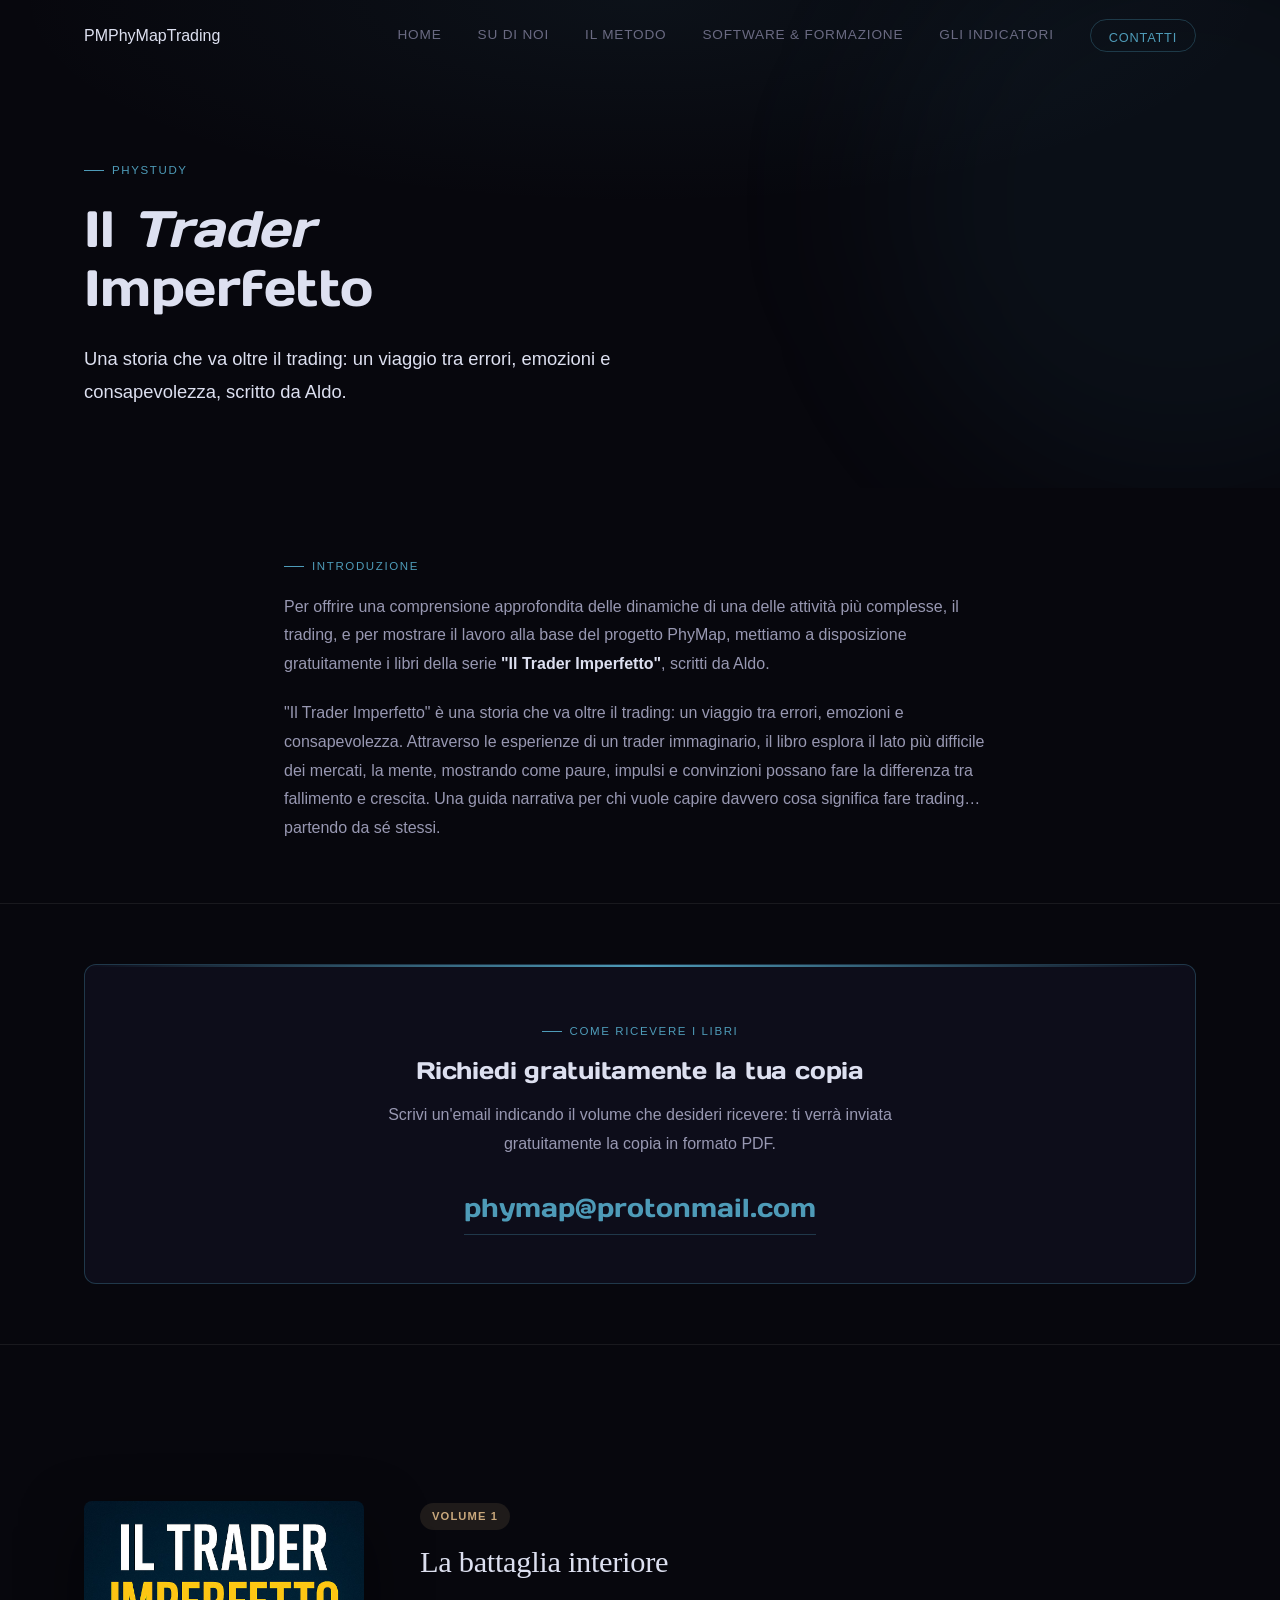
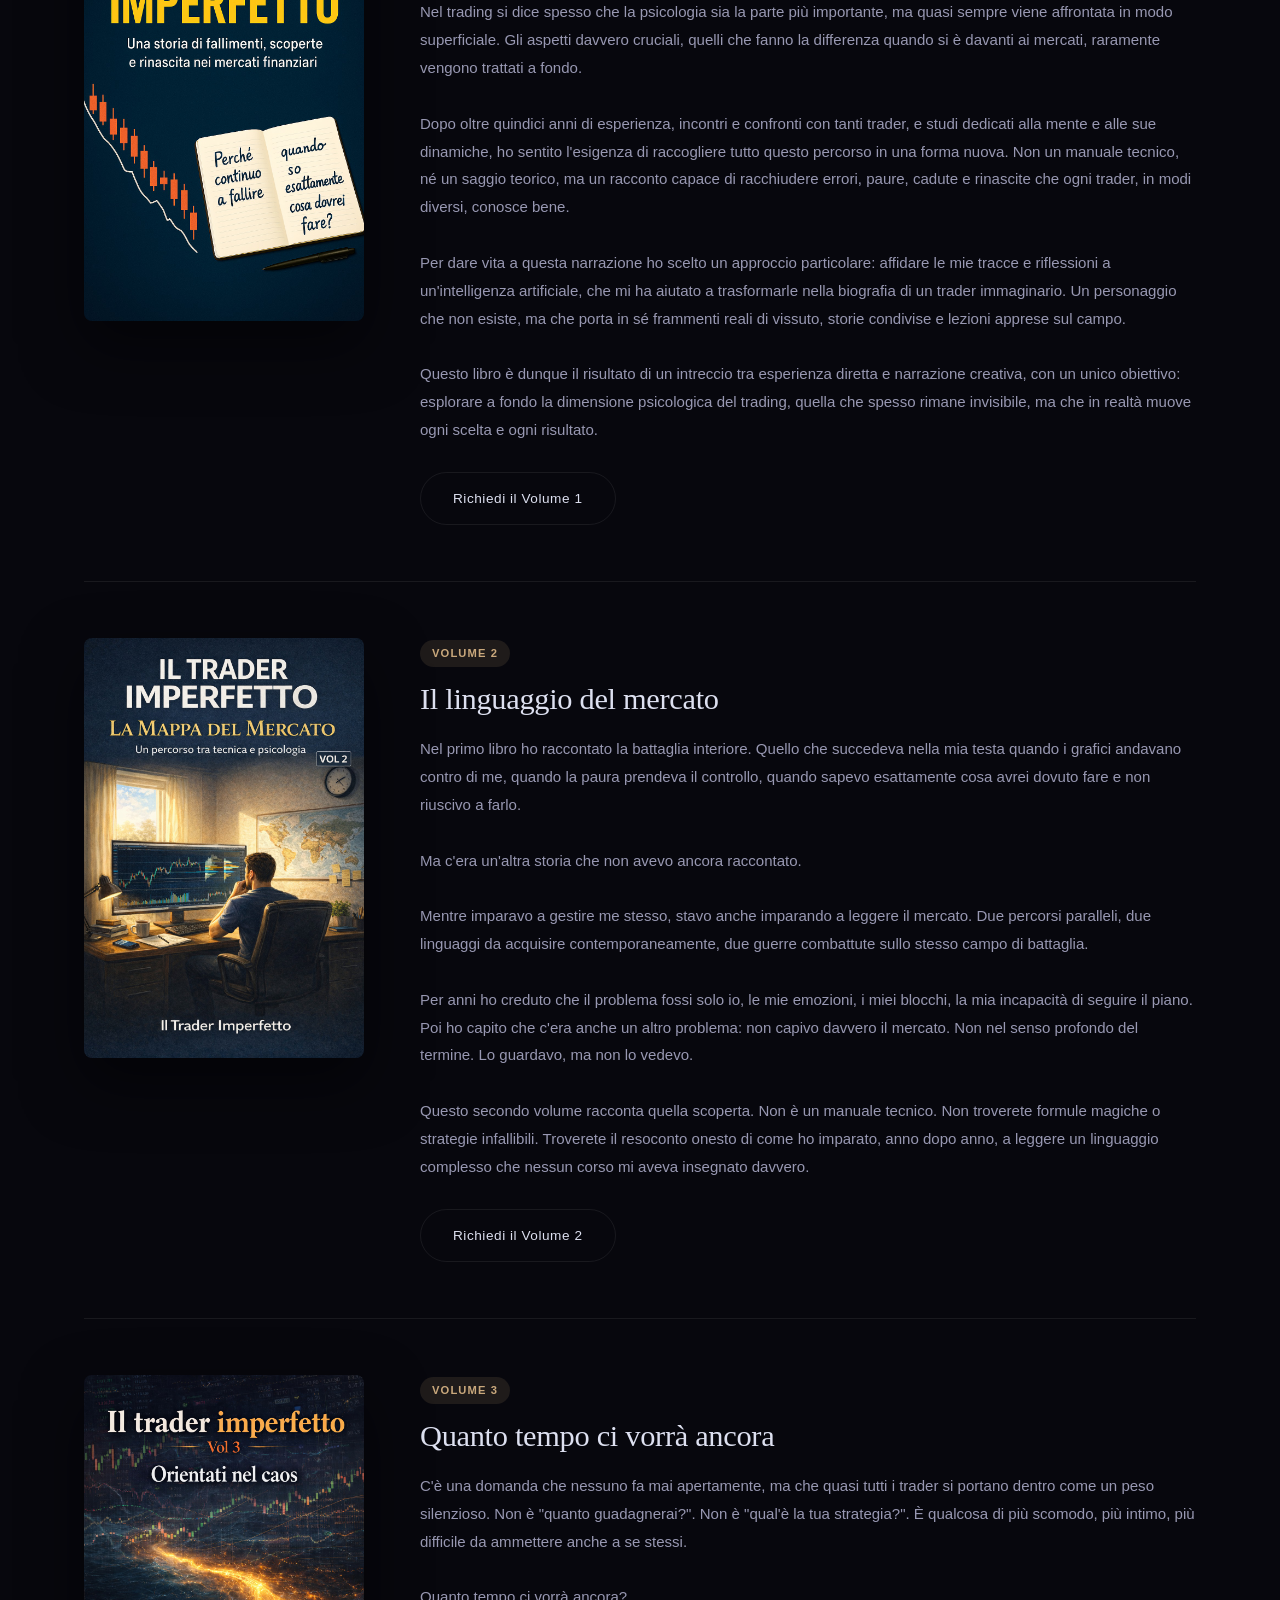
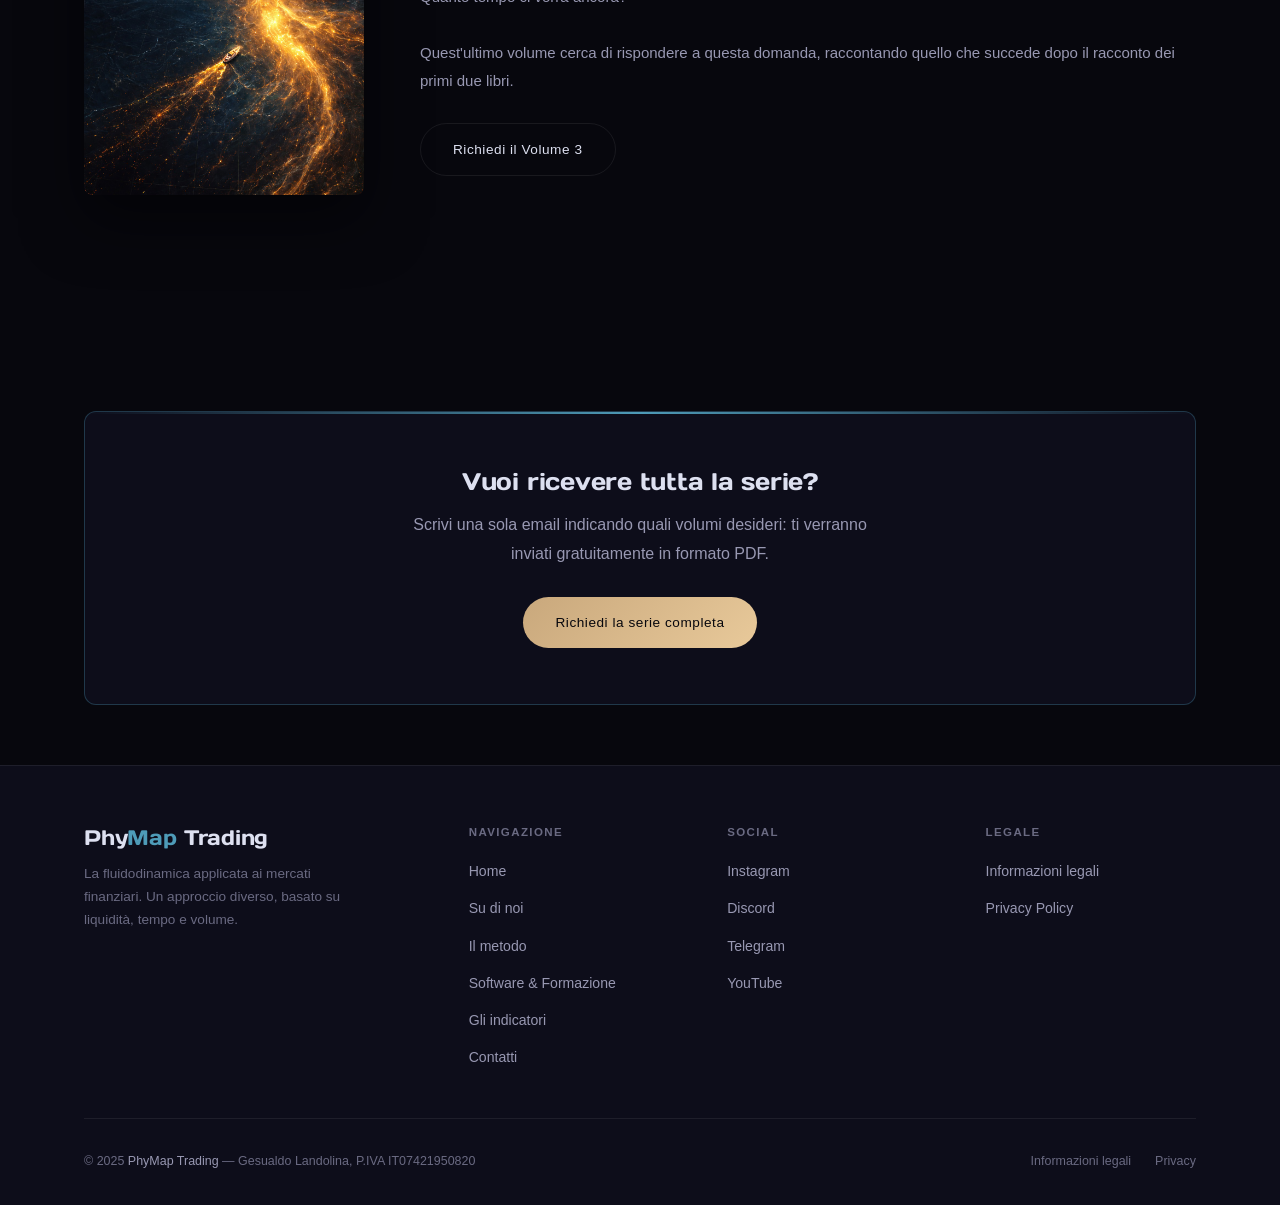
<file: Libri.html>
<!DOCTYPE html>
<html lang="it">
<head>
  <meta charset="UTF-8" />
  <meta name="viewport" content="width=device-width, initial-scale=1.0" />
  <title>Il Trader Imperfetto — PhyMap Trading</title>
  <meta name="description" content="La serie di libri gratuiti 'Il Trader Imperfetto' di Aldo. Richiedi gratuitamente la tua copia in PDF via email." />
  <link rel="icon" href="favicon.ico" />
  <link rel="stylesheet" href="style.css" />
  <style>
    .book-section {
      display: grid;
      grid-template-columns: 280px 1fr;
      gap: 56px;
      align-items: start;
      padding: 56px 0;
      border-bottom: 1px solid var(--border);
    }
    .book-section:last-child { border-bottom: none; }
    .book-cover-wrap {
      position: relative;
    }
    .book-cover-wrap img {
      width: 100%;
      border-radius: var(--radius-sm);
      box-shadow: 0 24px 60px rgba(0,0,0,0.5);
    }
    .book-cover-fallback {
      width: 100%;
      aspect-ratio: 2/3;
      background: var(--surface);
      border: 1px dashed var(--border-accent);
      border-radius: var(--radius-sm);
      display: flex;
      align-items: center;
      justify-content: center;
      text-align: center;
      padding: 24px;
      font-size: 0.78rem;
      color: var(--text-muted);
    }
    .book-vol-tag {
      display: inline-block;
      font-size: 0.7rem;
      font-weight: 600;
      letter-spacing: 0.1em;
      text-transform: uppercase;
      color: var(--gold);
      background: var(--gold-dim);
      padding: 4px 12px;
      border-radius: 100px;
      margin-bottom: 14px;
    }
    .book-title {
      font-family: 'Cormorant Garamond', serif;
      font-size: 1.9rem;
      font-weight: 500;
      color: var(--text);
      margin-bottom: 18px;
      line-height: 1.2;
    }
    .book-premise {
      font-size: 0.94rem;
      color: var(--text-dim);
      line-height: 1.85;
      margin-bottom: 28px;
      white-space: pre-line;
    }
    @media (max-width: 768px) {
      .book-section { grid-template-columns: 1fr; gap: 28px; }
      .book-cover-wrap { max-width: 200px; margin: 0 auto; }
    }
  </style>
</head>
<body>

<nav class="nav">
  <div class="nav__inner">
    <a href="index.html" class="nav__logo">
      <div class="logo-mark">PM</div>
      Phy<span>Map</span> Trading
    </a>
    <div class="nav__links">
      <a href="index.html">Home</a>
      <a href="su-di-noi.html">Su di noi</a>
      <a href="il-metodo.html">Il metodo</a>
      <a href="software-e-formazione.html">Software &amp; Formazione</a>
      <a href="phystudy-indicatori.html">Gli indicatori</a>
      <a href="contatti.html" class="nav__cta">Contatti</a>
    </div>
    <button class="nav__toggle" aria-label="Menu">
      <span></span><span></span><span></span>
    </button>
  </div>
</nav>

<!-- ═══ PAGE HERO ═════════════════════════════════════════ -->
<div class="page-hero">
  <div class="glow-bg glow-1"></div>
  <div class="container">
    <div class="page-hero__label">PhyStudy</div>
    <h1 style="max-width:680px; margin-bottom:24px;">
      Il <em>Trader</em><br>Imperfetto
    </h1>
    <p class="lead" style="max-width:600px;">
      Una storia che va oltre il trading: un viaggio tra errori, emozioni e consapevolezza, scritto da Aldo.
    </p>
  </div>
</div>

<!-- ═══ INTRO ═════════════════════════════════════════════ -->
<section class="tight">
  <div class="container container--narrow">
    <div class="reveal">
      <div class="section-label">Introduzione</div>
      <p style="margin-bottom:20px;">
        Per offrire una comprensione approfondita delle dinamiche di una delle attività più complesse, il trading, e per mostrare il lavoro alla base del progetto PhyMap, mettiamo a disposizione gratuitamente i libri della serie <strong style="color:var(--text);">"Il Trader Imperfetto"</strong>, scritti da Aldo.
      </p>
      <p>
        "Il Trader Imperfetto" è una storia che va oltre il trading: un viaggio tra errori, emozioni e consapevolezza. Attraverso le esperienze di un trader immaginario, il libro esplora il lato più difficile dei mercati, la mente, mostrando come paure, impulsi e convinzioni possano fare la differenza tra fallimento e crescita. Una guida narrativa per chi vuole capire davvero cosa significa fare trading… partendo da sé stessi.
      </p>
    </div>
  </div>
</section>

<hr class="divider" />

<!-- ═══ HOW TO REQUEST ════════════════════════════════════ -->
<section class="tight">
  <div class="container">
    <div class="highlight-box text-center reveal" style="padding:48px;">
      <div class="section-label" style="justify-content:center; margin-bottom:16px;">Come ricevere i libri</div>
      <h3 style="margin-bottom:16px;">Richiedi gratuitamente la tua copia</h3>
      <p style="max-width:520px; margin:0 auto 28px;">
        Scrivi un'email indicando il volume che desideri ricevere: ti verrà inviata gratuitamente la copia in formato PDF.
      </p>
      <a href="mailto:phymap@protonmail.com?subject=Richiesta%20libro%20-%20Il%20Trader%20Imperfetto" class="contact-email">
        phymap@protonmail.com
      </a>
    </div>
  </div>
</section>

<hr class="divider" />

<!-- ═══ BOOKS ═════════════════════════════════════════════ -->
<section>
  <div class="container">

    <!-- Volume 1 -->
    <div class="book-section reveal">
      <div class="book-cover-wrap">
        <img src="copertina-vol1.jpg" alt="Il Trader Imperfetto - Volume 1" onerror="this.style.display='none'; this.nextElementSibling.style.display='flex';" />
        <div class="book-cover-fallback" style="display:none;">
          Carica la copertina su GitHub con il nome<br><strong style="color:var(--text); margin-top:6px; display:block;">copertina-vol1.jpg</strong>
        </div>
      </div>
      <div>
        <div class="book-vol-tag">Volume 1</div>
        <h3 class="book-title">La battaglia interiore</h3>
        <div class="book-premise">Nel trading si dice spesso che la psicologia sia la parte più importante, ma quasi sempre viene affrontata in modo superficiale. Gli aspetti davvero cruciali, quelli che fanno la differenza quando si è davanti ai mercati, raramente vengono trattati a fondo.

Dopo oltre quindici anni di esperienza, incontri e confronti con tanti trader, e studi dedicati alla mente e alle sue dinamiche, ho sentito l'esigenza di raccogliere tutto questo percorso in una forma nuova. Non un manuale tecnico, né un saggio teorico, ma un racconto capace di racchiudere errori, paure, cadute e rinascite che ogni trader, in modi diversi, conosce bene.

Per dare vita a questa narrazione ho scelto un approccio particolare: affidare le mie tracce e riflessioni a un'intelligenza artificiale, che mi ha aiutato a trasformarle nella biografia di un trader immaginario. Un personaggio che non esiste, ma che porta in sé frammenti reali di vissuto, storie condivise e lezioni apprese sul campo.

Questo libro è dunque il risultato di un intreccio tra esperienza diretta e narrazione creativa, con un unico obiettivo: esplorare a fondo la dimensione psicologica del trading, quella che spesso rimane invisibile, ma che in realtà muove ogni scelta e ogni risultato.</div>
        <a href="mailto:phymap@protonmail.com?subject=Richiesta%20libro%20-%20Vol.%201" class="btn btn--outline">Richiedi il Volume 1</a>
      </div>
    </div>

    <!-- Volume 2 -->
    <div class="book-section reveal">
      <div class="book-cover-wrap">
        <img src="copertina-vol2.jpg" alt="Il Trader Imperfetto - Volume 2" onerror="this.style.display='none'; this.nextElementSibling.style.display='flex';" />
        <div class="book-cover-fallback" style="display:none;">
          Carica la copertina su GitHub con il nome<br><strong style="color:var(--text); margin-top:6px; display:block;">copertina-vol2.jpg</strong>
        </div>
      </div>
      <div>
        <div class="book-vol-tag">Volume 2</div>
        <h3 class="book-title">Il linguaggio del mercato</h3>
        <div class="book-premise">Nel primo libro ho raccontato la battaglia interiore. Quello che succedeva nella mia testa quando i grafici andavano contro di me, quando la paura prendeva il controllo, quando sapevo esattamente cosa avrei dovuto fare e non riuscivo a farlo.

Ma c'era un'altra storia che non avevo ancora raccontato.

Mentre imparavo a gestire me stesso, stavo anche imparando a leggere il mercato. Due percorsi paralleli, due linguaggi da acquisire contemporaneamente, due guerre combattute sullo stesso campo di battaglia.

Per anni ho creduto che il problema fossi solo io, le mie emozioni, i miei blocchi, la mia incapacità di seguire il piano. Poi ho capito che c'era anche un altro problema: non capivo davvero il mercato. Non nel senso profondo del termine. Lo guardavo, ma non lo vedevo.

Questo secondo volume racconta quella scoperta. Non è un manuale tecnico. Non troverete formule magiche o strategie infallibili. Troverete il resoconto onesto di come ho imparato, anno dopo anno, a leggere un linguaggio complesso che nessun corso mi aveva insegnato davvero.</div>
        <a href="mailto:phymap@protonmail.com?subject=Richiesta%20libro%20-%20Vol.%202" class="btn btn--outline">Richiedi il Volume 2</a>
      </div>
    </div>

    <!-- Volume 3 -->
    <div class="book-section reveal">
      <div class="book-cover-wrap">
        <img src="copertina-vol3.jpg" alt="Il Trader Imperfetto - Volume 3" onerror="this.style.display='none'; this.nextElementSibling.style.display='flex';" />
        <div class="book-cover-fallback" style="display:none;">
          Carica la copertina su GitHub con il nome<br><strong style="color:var(--text); margin-top:6px; display:block;">copertina-vol3.jpg</strong>
        </div>
      </div>
      <div>
        <div class="book-vol-tag">Volume 3</div>
        <h3 class="book-title">Quanto tempo ci vorrà ancora</h3>
        <div class="book-premise">C'è una domanda che nessuno fa mai apertamente, ma che quasi tutti i trader si portano dentro come un peso silenzioso. Non è "quanto guadagnerai?". Non è "qual'è la tua strategia?". È qualcosa di più scomodo, più intimo, più difficile da ammettere anche a se stessi.

Quanto tempo ci vorrà ancora?

Quest'ultimo volume cerca di rispondere a questa domanda, raccontando quello che succede dopo il racconto dei primi due libri.</div>
        <a href="mailto:phymap@protonmail.com?subject=Richiesta%20libro%20-%20Vol.%203" class="btn btn--outline">Richiedi il Volume 3</a>
      </div>
    </div>

  </div>
</section>

<!-- ═══ CTA ════════════════════════════════════════════════ -->
<section class="tight">
  <div class="container">
    <div class="highlight-box text-center reveal" style="padding:56px;">
      <h3 style="margin-bottom:16px;">Vuoi ricevere tutta la serie?</h3>
      <p style="max-width:480px; margin:0 auto 28px;">
        Scrivi una sola email indicando quali volumi desideri: ti verranno inviati gratuitamente in formato PDF.
      </p>
      <a href="mailto:phymap@protonmail.com?subject=Richiesta%20libri%20-%20Serie%20completa" class="btn btn--gold">
        Richiedi la serie completa
      </a>
    </div>
  </div>
</section>

<!-- ═══ FOOTER ════════════════════════════════════════════ -->
<footer>
  <div class="container">
    <div class="footer__top">
      <div class="footer__brand">
        <h3>Phy<span>Map</span> Trading</h3>
        <p>La fluidodinamica applicata ai mercati finanziari. Un approccio diverso, basato su liquidità, tempo e volume.</p>
      </div>
      <div class="footer__col">
        <h4>Navigazione</h4>
        <ul>
          <li><a href="index.html">Home</a></li>
          <li><a href="su-di-noi.html">Su di noi</a></li>
          <li><a href="il-metodo.html">Il metodo</a></li>
          <li><a href="software-e-formazione.html">Software &amp; Formazione</a></li>
          <li><a href="phystudy-indicatori.html">Gli indicatori</a></li>
          <li><a href="contatti.html">Contatti</a></li>
        </ul>
      </div>
      <div class="footer__col">
        <h4>Social</h4>
        <ul>
          <li><a href="https://www.instagram.com/phymaptrad/" target="_blank" rel="noopener">Instagram</a></li>
          <li><a href="https://discord.gg/KTteTnSdq5" target="_blank" rel="noopener">Discord</a></li>
          <li><a href="https://t.me/phymap" target="_blank" rel="noopener">Telegram</a></li>
          <li><a href="https://www.youtube.com/@aldophymaptrading/videos" target="_blank" rel="noopener">YouTube</a></li>
        </ul>
      </div>
      <div class="footer__col">
        <h4>Legale</h4>
        <ul>
          <li><a href="informazioni-legali.html">Informazioni legali</a></li>
          <li><a href="dichiarazione-privacy.html">Privacy Policy</a></li>
        </ul>
      </div>
    </div>
    <div class="footer__bottom">
      <div class="footer__copy">© 2025 <span>PhyMap Trading</span> — Gesualdo Landolina, P.IVA IT07421950820</div>
      <div class="footer__legal">
        <a href="informazioni-legali.html">Informazioni legali</a>
        <a href="dichiarazione-privacy.html">Privacy</a>
      </div>
    </div>
  </div>
</footer>

<script src="main.js"></script>
</body>
</html>
</file>
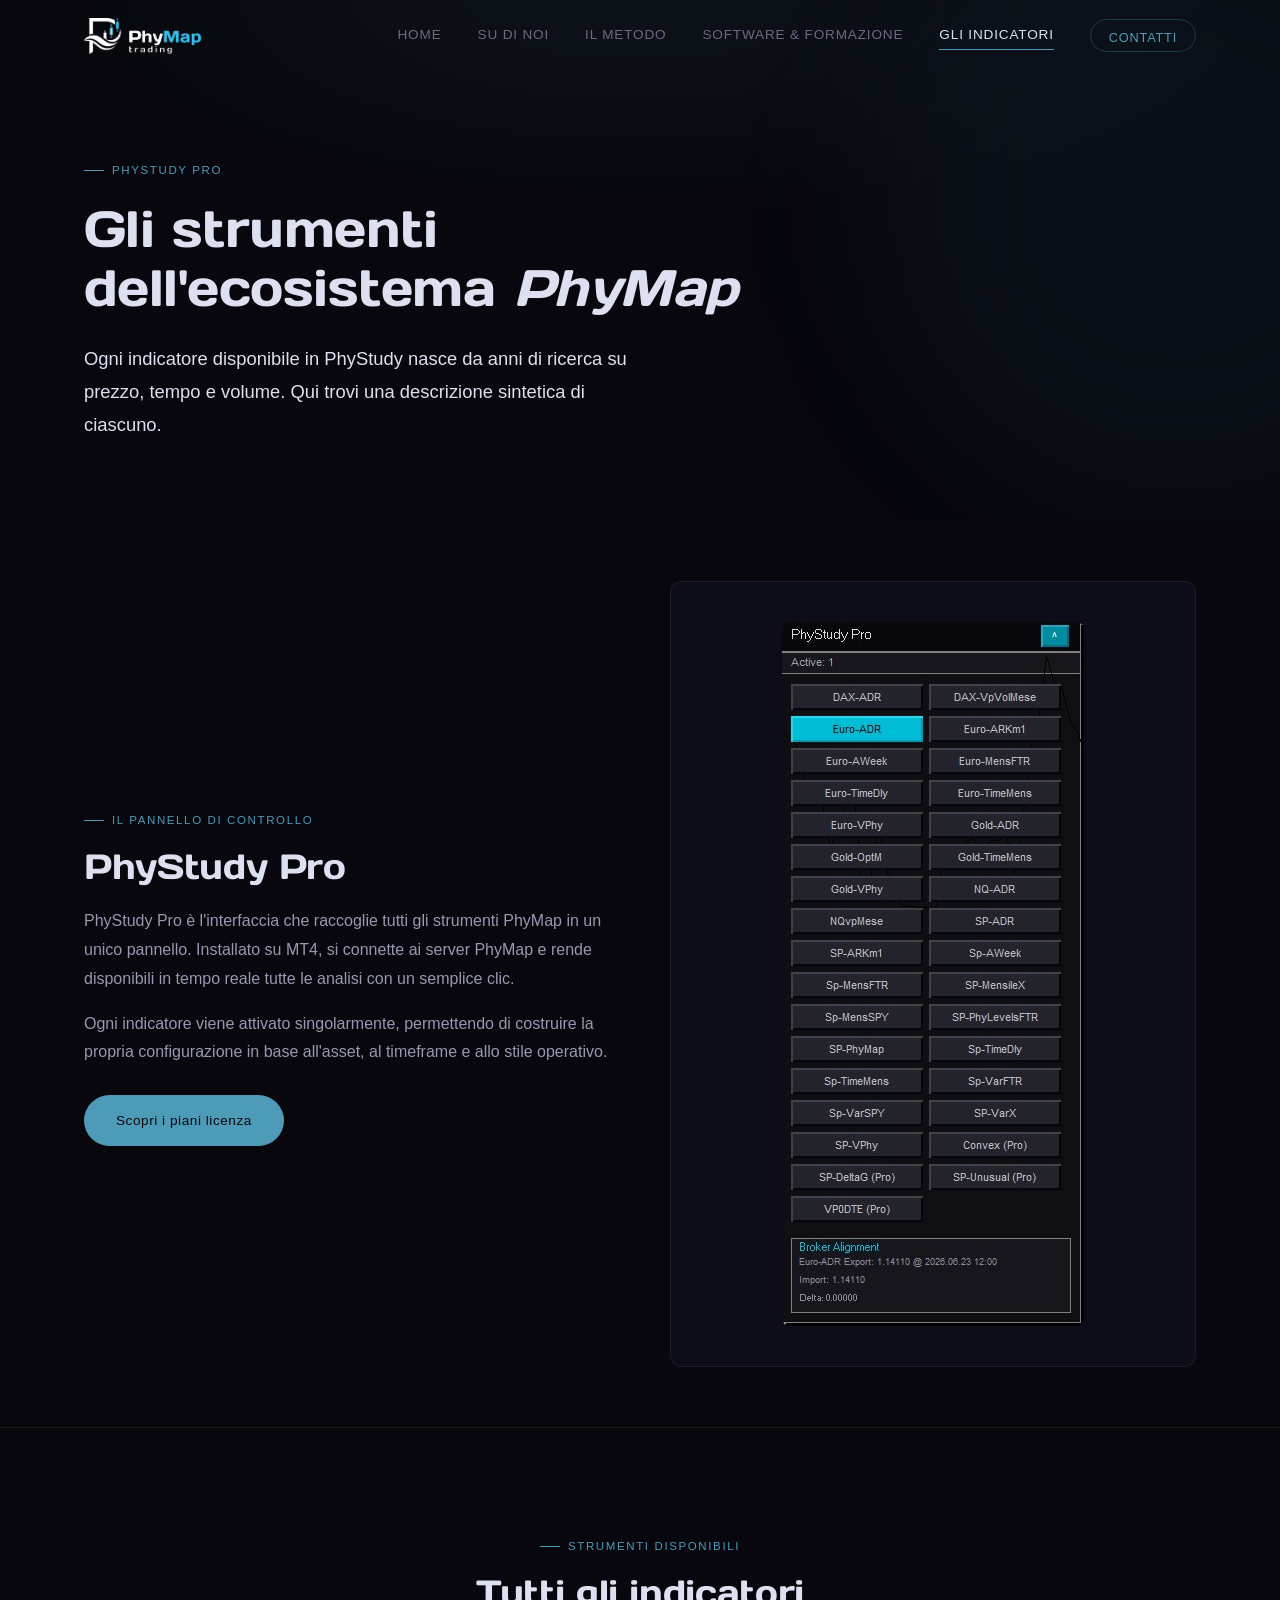
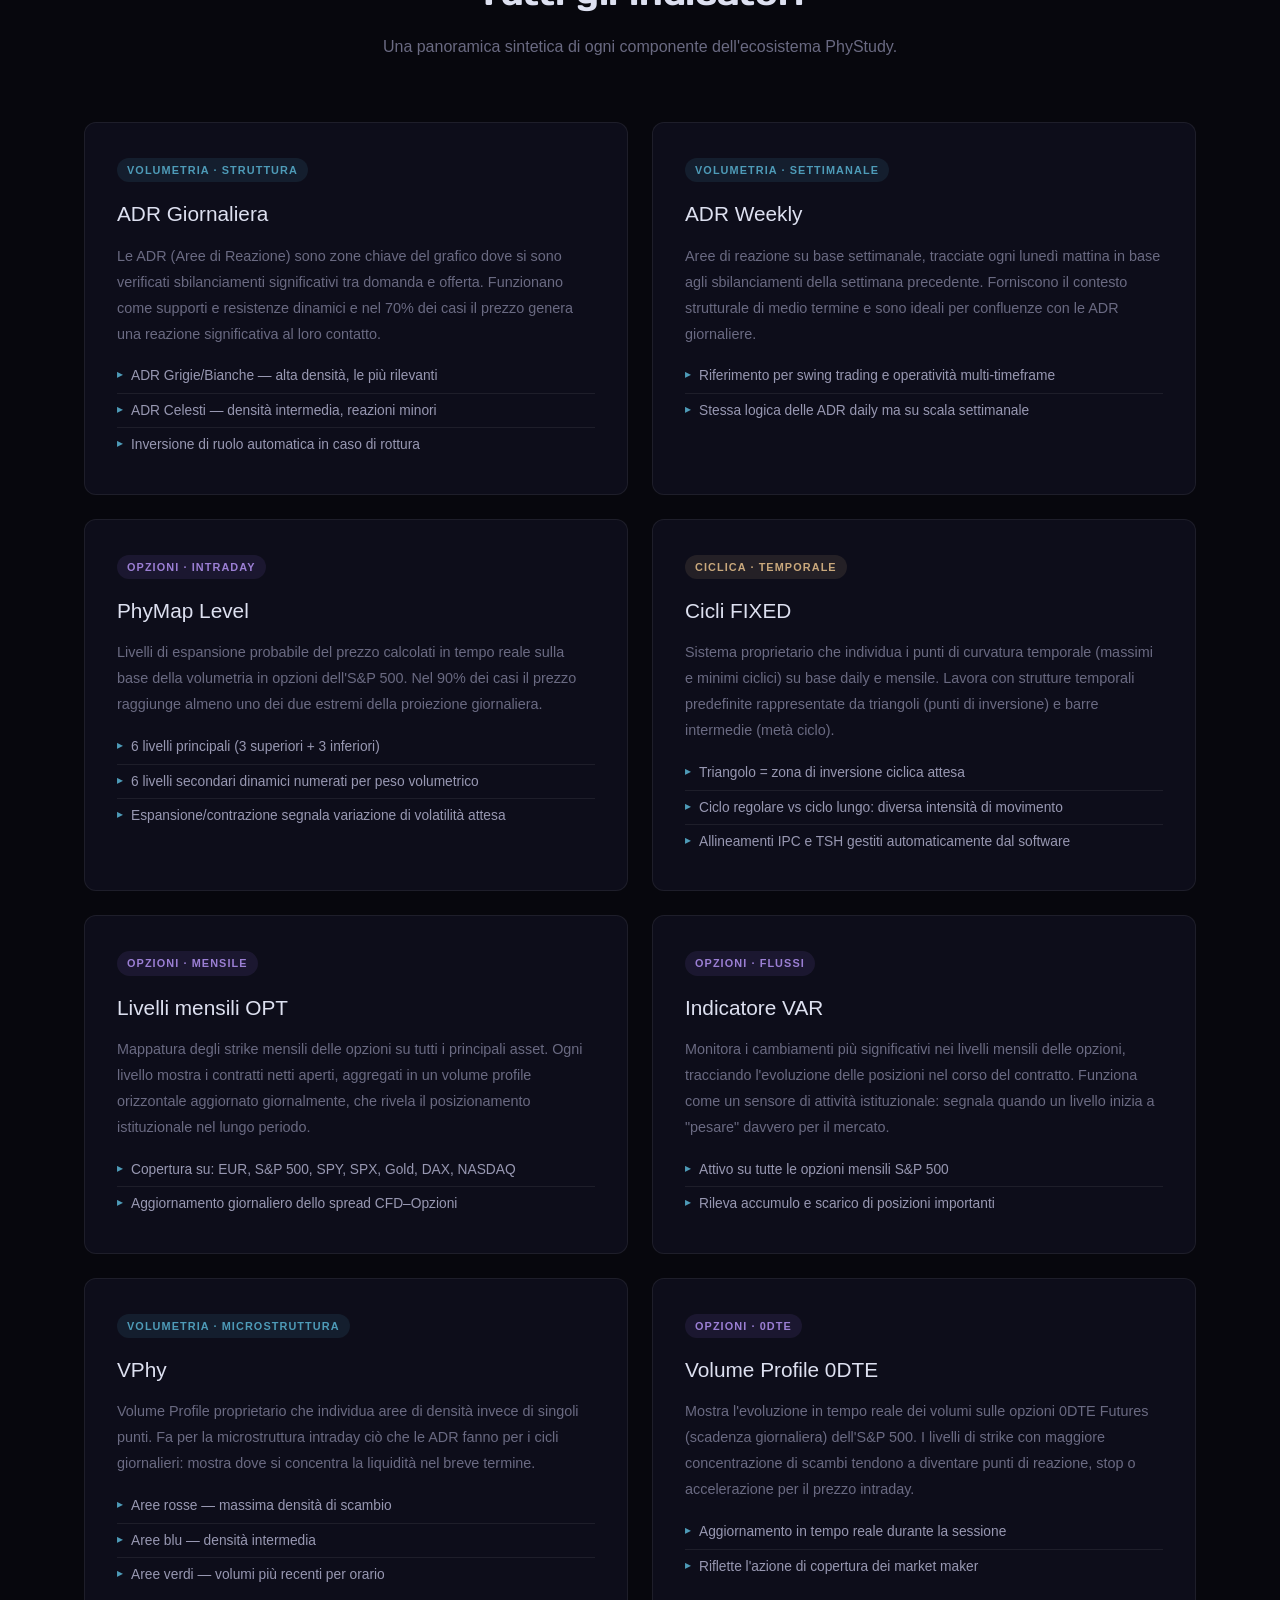
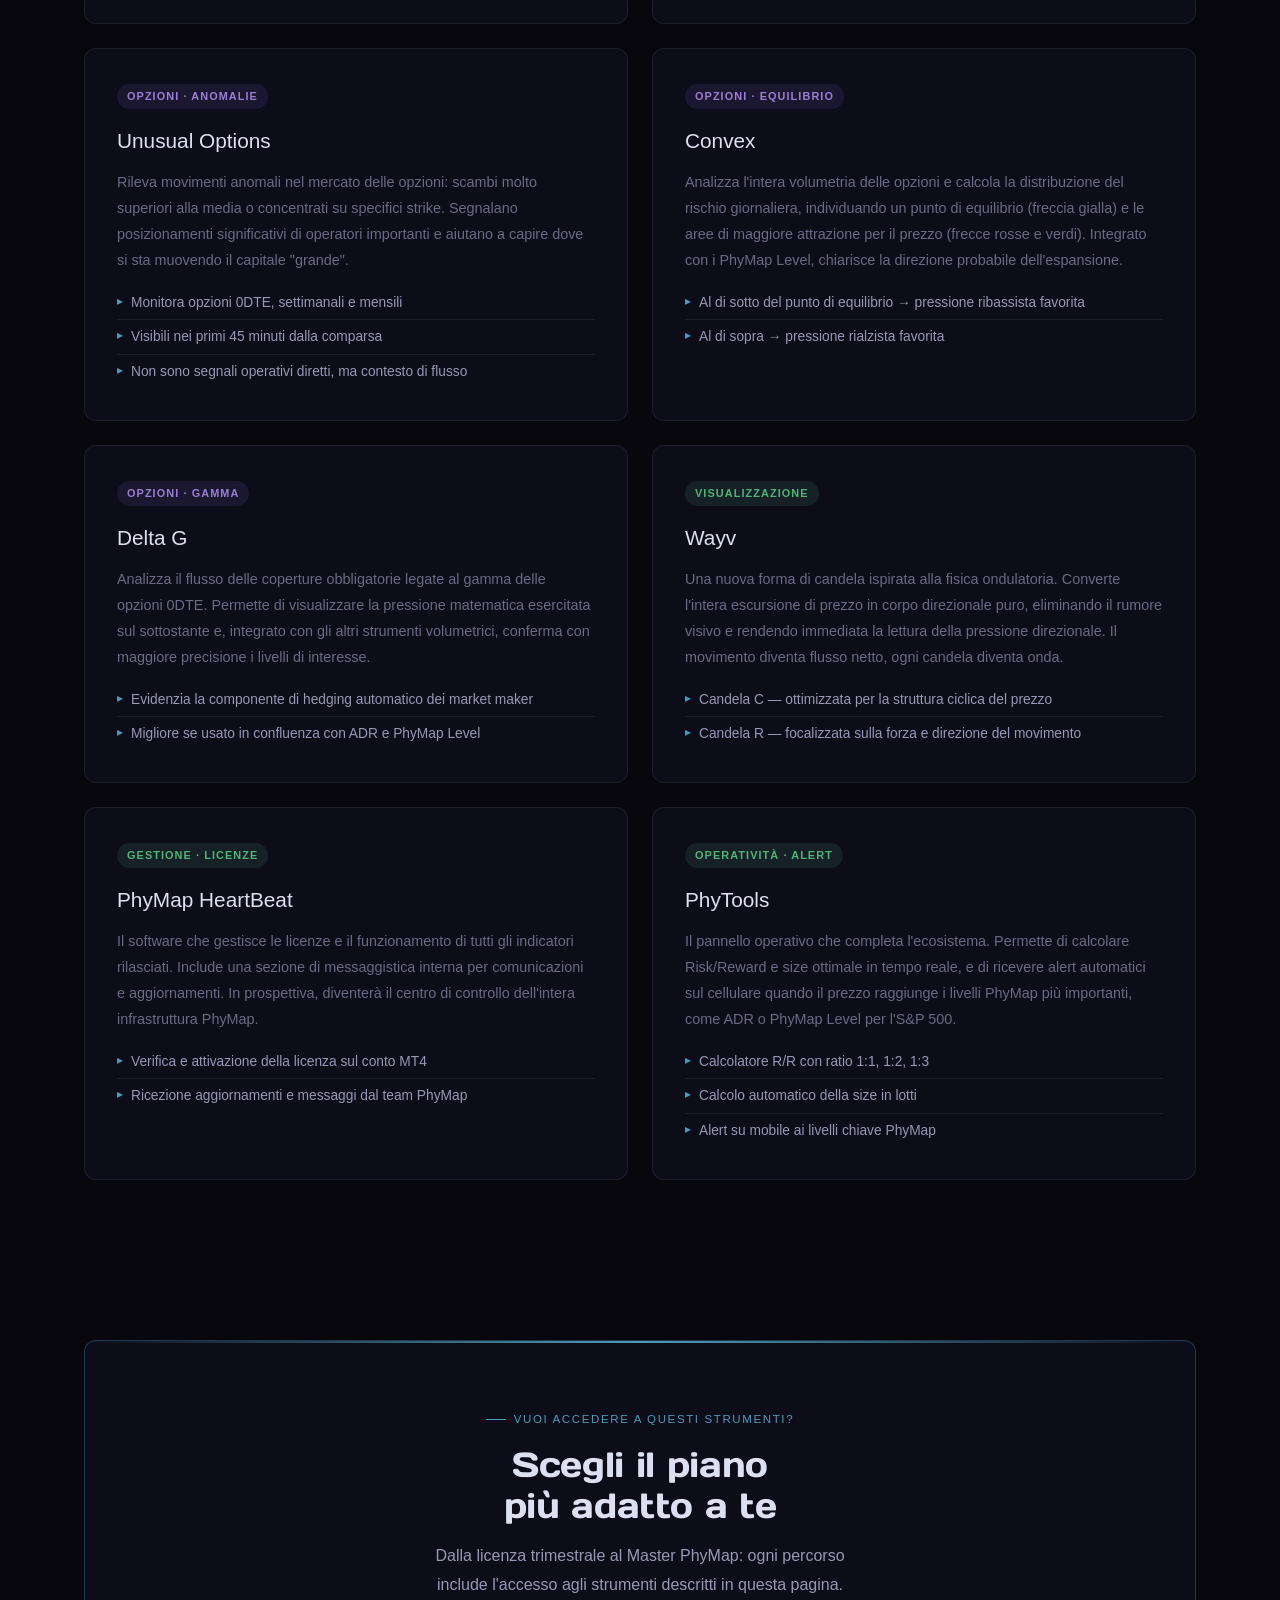
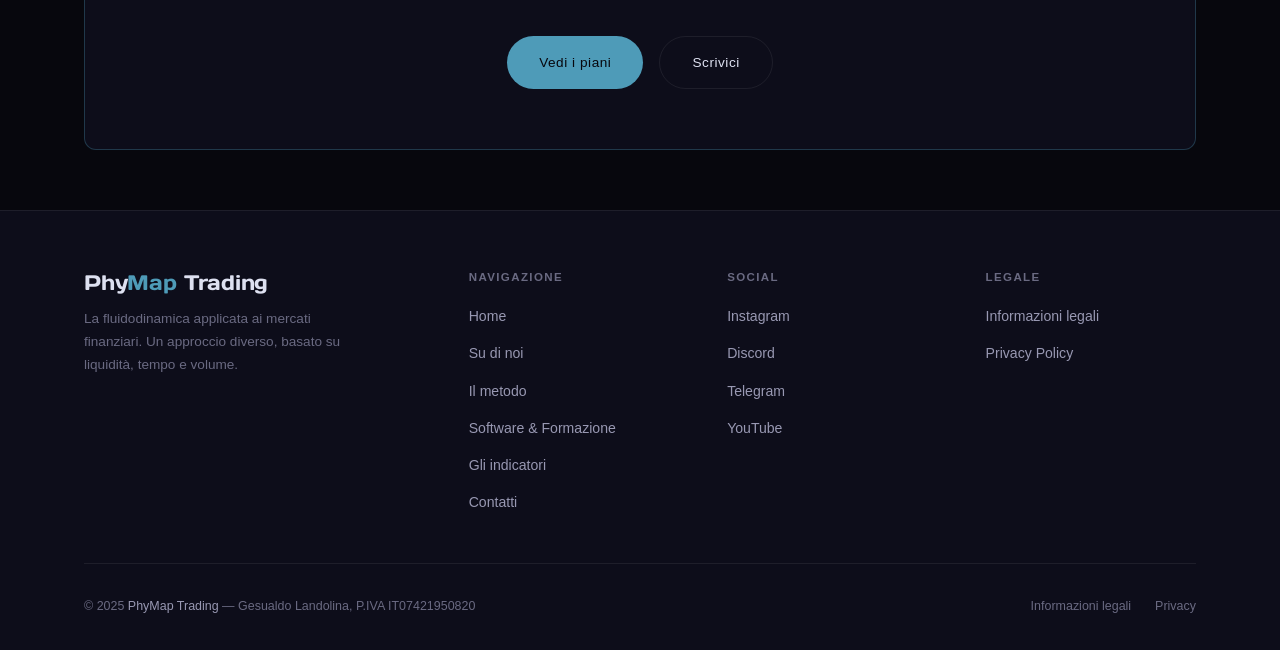
<file: phystudy-indicatori.html>
<!DOCTYPE html>
<html lang="it">
<head>
  <meta charset="UTF-8" />
  <meta name="viewport" content="width=device-width, initial-scale=1.0" />
  <title>Gli Indicatori PhyStudy — PhyMap Trading</title>
  <meta name="description" content="Tutti gli strumenti disponibili in PhyStudy: ADR, PhyMap Level, Cicli FIXED, VAR, VPhy, Convex, Delta G, Wayv e molto altro." />
  <link rel="icon" href="favicon.ico" />
  <link rel="stylesheet" href="style.css" />
  <style>
    .indicator-grid {
      display: grid;
      grid-template-columns: repeat(2, 1fr);
      gap: 24px;
    }
    .indicator-card {
      background: var(--surface);
      border: 1px solid var(--border);
      border-radius: var(--radius);
      padding: 32px;
      transition: border-color var(--transition), transform var(--transition);
    }
    .indicator-card:hover {
      border-color: var(--border-accent);
      transform: translateY(-4px);
    }
    .indicator-tag {
      display: inline-block;
      font-size: 0.68rem;
      font-weight: 600;
      letter-spacing: 0.1em;
      text-transform: uppercase;
      padding: 3px 10px;
      border-radius: 100px;
      margin-bottom: 14px;
    }
    .tag-volumetria { background: rgba(78,155,184,0.12); color: var(--accent); }
    .tag-cicli      { background: rgba(201,168,124,0.12); color: var(--gold); }
    .tag-opzioni    { background: rgba(130,100,200,0.12); color: #9B7FD4; }
    .tag-tools      { background: rgba(80,180,120,0.12); color: #50B478; }
    .indicator-name {
      font-size: 1.3rem;
      font-weight: 500;
      color: var(--text);
      margin-bottom: 12px;
    }
    .indicator-card p {
      font-size: 0.9rem;
      line-height: 1.8;
      color: var(--text-muted);
    }
    .indicator-card ul {
      list-style: none;
      margin-top: 12px;
    }
    .indicator-card ul li {
      font-size: 0.86rem;
      color: var(--text-dim);
      padding: 5px 0;
      padding-left: 14px;
      position: relative;
      border-bottom: 1px solid var(--border);
    }
    .indicator-card ul li:last-child { border-bottom: none; }
    .indicator-card ul li::before {
      content: '▸';
      position: absolute;
      left: 0;
      color: var(--accent);
      font-size: 0.75rem;
    }
    .phystudy-img-wrap {
      background: var(--surface);
      border: 1px solid var(--border);
      border-radius: var(--radius);
      padding: 40px;
      text-align: center;
    }
    .phystudy-img-wrap img {
      max-width: 320px;
      margin: 0 auto;
      border-radius: var(--radius-sm);
    }
    @media (max-width: 768px) {
      .indicator-grid { grid-template-columns: 1fr; }
    }
  </style>
</head>
<body>

<nav class="nav">
  <div class="nav__inner">
    <a href="index.html" class="nav__logo">
      <img src="Logo_Affiancato.png" alt="PhyMap Trading" class="nav__logo-img" />
    </a>
    <div class="nav__links">
      <a href="index.html">Home</a>
      <a href="su-di-noi.html">Su di noi</a>
      <a href="il-metodo.html">Il metodo</a>
      <a href="software-e-formazione.html">Software &amp; Formazione</a>
      <a href="phystudy-indicatori.html" class="active">Gli indicatori</a>
      <a href="contatti.html" class="nav__cta">Contatti</a>
    </div>
    <button class="nav__toggle" aria-label="Menu">
      <span></span><span></span><span></span>
    </button>
  </div>
</nav>

<!-- ═══ PAGE HERO ═════════════════════════════════════════ -->
<div class="page-hero">
  <div class="glow-bg glow-1"></div>
  <div class="container">
    <div class="page-hero__label">PhyStudy Pro</div>
    <h1 style="max-width:700px; margin-bottom:24px;">
      Gli strumenti<br>dell'ecosistema <em>PhyMap</em>
    </h1>
    <p class="lead" style="max-width:580px;">
      Ogni indicatore disponibile in PhyStudy nasce da anni di ricerca su prezzo, tempo e volume. Qui trovi una descrizione sintetica di ciascuno.
    </p>
  </div>
</div>

<!-- ═══ PHYSTUDY PANEL ════════════════════════════════════ -->
<section class="tight">
  <div class="container">
    <div class="grid-2" style="gap:60px; align-items:center;">
      <div class="reveal">
        <div class="section-label">Il pannello di controllo</div>
        <h2 class="section-title">PhyStudy Pro</h2>
        <p style="margin-bottom:16px;">
          PhyStudy Pro è l'interfaccia che raccoglie tutti gli strumenti PhyMap in un unico pannello. Installato su MT4, si connette ai server PhyMap e rende disponibili in tempo reale tutte le analisi con un semplice clic.
        </p>
        <p>
          Ogni indicatore viene attivato singolarmente, permettendo di costruire la propria configurazione in base all'asset, al timeframe e allo stile operativo.
        </p>
        <div style="margin-top:28px;">
          <a href="software-e-formazione.html" class="btn btn--primary">Scopri i piani licenza</a>
        </div>
      </div>
      <div class="reveal reveal-delay-2">
        <div class="phystudy-img-wrap">
          <img src="phystudypro.png" alt="Pannello PhyStudy Pro" onerror="this.style.display='none'; this.nextElementSibling.style.display='block';" />
          <div style="display:none; padding:40px 20px; color:var(--text-muted); font-size:0.85rem;">
            Carica l'immagine del pannello PhyStudy su GitHub con il nome <strong style="color:var(--text);">phystudypro.png</strong>
          </div>
        </div>
      </div>
    </div>
  </div>
</section>

<hr class="divider" />

<!-- ═══ INDICATORS ════════════════════════════════════════ -->
<section>
  <div class="container">
    <div class="text-center reveal" style="margin-bottom:60px;">
      <div class="section-label">Strumenti disponibili</div>
      <h2 class="section-title">Tutti gli indicatori</h2>
      <p class="section-desc">
        Una panoramica sintetica di ogni componente dell'ecosistema PhyStudy.
      </p>
    </div>

    <div class="indicator-grid">

      <div class="indicator-card reveal">
        <div class="indicator-tag tag-volumetria">Volumetria · Struttura</div>
        <div class="indicator-name">ADR Giornaliera</div>
        <p>Le ADR (Aree di Reazione) sono zone chiave del grafico dove si sono verificati sbilanciamenti significativi tra domanda e offerta. Funzionano come supporti e resistenze dinamici e nel 70% dei casi il prezzo genera una reazione significativa al loro contatto.</p>
        <ul>
          <li>ADR Grigie/Bianche — alta densità, le più rilevanti</li>
          <li>ADR Celesti — densità intermedia, reazioni minori</li>
          <li>Inversione di ruolo automatica in caso di rottura</li>
        </ul>
      </div>

      <div class="indicator-card reveal reveal-delay-1">
        <div class="indicator-tag tag-volumetria">Volumetria · Settimanale</div>
        <div class="indicator-name">ADR Weekly</div>
        <p>Aree di reazione su base settimanale, tracciate ogni lunedì mattina in base agli sbilanciamenti della settimana precedente. Forniscono il contesto strutturale di medio termine e sono ideali per confluenze con le ADR giornaliere.</p>
        <ul>
          <li>Riferimento per swing trading e operatività multi-timeframe</li>
          <li>Stessa logica delle ADR daily ma su scala settimanale</li>
        </ul>
      </div>

      <div class="indicator-card reveal">
        <div class="indicator-tag tag-opzioni">Opzioni · Intraday</div>
        <div class="indicator-name">PhyMap Level</div>
        <p>Livelli di espansione probabile del prezzo calcolati in tempo reale sulla base della volumetria in opzioni dell'S&P 500. Nel 90% dei casi il prezzo raggiunge almeno uno dei due estremi della proiezione giornaliera.</p>
        <ul>
          <li>6 livelli principali (3 superiori + 3 inferiori)</li>
          <li>6 livelli secondari dinamici numerati per peso volumetrico</li>
          <li>Espansione/contrazione segnala variazione di volatilità attesa</li>
        </ul>
      </div>

      <div class="indicator-card reveal reveal-delay-1">
        <div class="indicator-tag tag-cicli">Ciclica · Temporale</div>
        <div class="indicator-name">Cicli FIXED</div>
        <p>Sistema proprietario che individua i punti di curvatura temporale (massimi e minimi ciclici) su base daily e mensile. Lavora con strutture temporali predefinite rappresentate da triangoli (punti di inversione) e barre intermedie (metà ciclo).</p>
        <ul>
          <li>Triangolo = zona di inversione ciclica attesa</li>
          <li>Ciclo regolare vs ciclo lungo: diversa intensità di movimento</li>
          <li>Allineamenti IPC e TSH gestiti automaticamente dal software</li>
        </ul>
      </div>

      <div class="indicator-card reveal">
        <div class="indicator-tag tag-opzioni">Opzioni · Mensile</div>
        <div class="indicator-name">Livelli mensili OPT</div>
        <p>Mappatura degli strike mensili delle opzioni su tutti i principali asset. Ogni livello mostra i contratti netti aperti, aggregati in un volume profile orizzontale aggiornato giornalmente, che rivela il posizionamento istituzionale nel lungo periodo.</p>
        <ul>
          <li>Copertura su: EUR, S&P 500, SPY, SPX, Gold, DAX, NASDAQ</li>
          <li>Aggiornamento giornaliero dello spread CFD–Opzioni</li>
        </ul>
      </div>

      <div class="indicator-card reveal reveal-delay-1">
        <div class="indicator-tag tag-opzioni">Opzioni · Flussi</div>
        <div class="indicator-name">Indicatore VAR</div>
        <p>Monitora i cambiamenti più significativi nei livelli mensili delle opzioni, tracciando l'evoluzione delle posizioni nel corso del contratto. Funziona come un sensore di attività istituzionale: segnala quando un livello inizia a "pesare" davvero per il mercato.</p>
        <ul>
          <li>Attivo su tutte le opzioni mensili S&P 500</li>
          <li>Rileva accumulo e scarico di posizioni importanti</li>
        </ul>
      </div>

      <div class="indicator-card reveal">
        <div class="indicator-tag tag-volumetria">Volumetria · Microstruttura</div>
        <div class="indicator-name">VPhy</div>
        <p>Volume Profile proprietario che individua aree di densità invece di singoli punti. Fa per la microstruttura intraday ciò che le ADR fanno per i cicli giornalieri: mostra dove si concentra la liquidità nel breve termine.</p>
        <ul>
          <li>Aree rosse — massima densità di scambio</li>
          <li>Aree blu — densità intermedia</li>
          <li>Aree verdi — volumi più recenti per orario</li>
        </ul>
      </div>

      <div class="indicator-card reveal reveal-delay-1">
        <div class="indicator-tag tag-opzioni">Opzioni · 0DTE</div>
        <div class="indicator-name">Volume Profile 0DTE</div>
        <p>Mostra l'evoluzione in tempo reale dei volumi sulle opzioni 0DTE Futures (scadenza giornaliera) dell'S&P 500. I livelli di strike con maggiore concentrazione di scambi tendono a diventare punti di reazione, stop o accelerazione per il prezzo intraday.</p>
        <ul>
          <li>Aggiornamento in tempo reale durante la sessione</li>
          <li>Riflette l'azione di copertura dei market maker</li>
        </ul>
      </div>

      <div class="indicator-card reveal">
        <div class="indicator-tag tag-opzioni">Opzioni · Anomalie</div>
        <div class="indicator-name">Unusual Options</div>
        <p>Rileva movimenti anomali nel mercato delle opzioni: scambi molto superiori alla media o concentrati su specifici strike. Segnalano posizionamenti significativi di operatori importanti e aiutano a capire dove si sta muovendo il capitale "grande".</p>
        <ul>
          <li>Monitora opzioni 0DTE, settimanali e mensili</li>
          <li>Visibili nei primi 45 minuti dalla comparsa</li>
          <li>Non sono segnali operativi diretti, ma contesto di flusso</li>
        </ul>
      </div>

      <div class="indicator-card reveal reveal-delay-1">
        <div class="indicator-tag tag-opzioni">Opzioni · Equilibrio</div>
        <div class="indicator-name">Convex</div>
        <p>Analizza l'intera volumetria delle opzioni e calcola la distribuzione del rischio giornaliera, individuando un punto di equilibrio (freccia gialla) e le aree di maggiore attrazione per il prezzo (frecce rosse e verdi). Integrato con i PhyMap Level, chiarisce la direzione probabile dell'espansione.</p>
        <ul>
          <li>Al di sotto del punto di equilibrio → pressione ribassista favorita</li>
          <li>Al di sopra → pressione rialzista favorita</li>
        </ul>
      </div>

      <div class="indicator-card reveal">
        <div class="indicator-tag tag-opzioni">Opzioni · Gamma</div>
        <div class="indicator-name">Delta G</div>
        <p>Analizza il flusso delle coperture obbligatorie legate al gamma delle opzioni 0DTE. Permette di visualizzare la pressione matematica esercitata sul sottostante e, integrato con gli altri strumenti volumetrici, conferma con maggiore precisione i livelli di interesse.</p>
        <ul>
          <li>Evidenzia la componente di hedging automatico dei market maker</li>
          <li>Migliore se usato in confluenza con ADR e PhyMap Level</li>
        </ul>
      </div>

      <div class="indicator-card reveal reveal-delay-1">
        <div class="indicator-tag tag-tools">Visualizzazione</div>
        <div class="indicator-name">Wayv</div>
        <p>Una nuova forma di candela ispirata alla fisica ondulatoria. Converte l'intera escursione di prezzo in corpo direzionale puro, eliminando il rumore visivo e rendendo immediata la lettura della pressione direzionale. Il movimento diventa flusso netto, ogni candela diventa onda.</p>
        <ul>
          <li>Candela C — ottimizzata per la struttura ciclica del prezzo</li>
          <li>Candela R — focalizzata sulla forza e direzione del movimento</li>
        </ul>
      </div>

      <div class="indicator-card reveal">
        <div class="indicator-tag tag-tools">Gestione · Licenze</div>
        <div class="indicator-name">PhyMap HeartBeat</div>
        <p>Il software che gestisce le licenze e il funzionamento di tutti gli indicatori rilasciati. Include una sezione di messaggistica interna per comunicazioni e aggiornamenti. In prospettiva, diventerà il centro di controllo dell'intera infrastruttura PhyMap.</p>
        <ul>
          <li>Verifica e attivazione della licenza sul conto MT4</li>
          <li>Ricezione aggiornamenti e messaggi dal team PhyMap</li>
        </ul>
      </div>

      <div class="indicator-card reveal reveal-delay-1">
        <div class="indicator-tag tag-tools">Operatività · Alert</div>
        <div class="indicator-name">PhyTools</div>
        <p>Il pannello operativo che completa l'ecosistema. Permette di calcolare Risk/Reward e size ottimale in tempo reale, e di ricevere alert automatici sul cellulare quando il prezzo raggiunge i livelli PhyMap più importanti, come ADR o PhyMap Level per l'S&P 500.</p>
        <ul>
          <li>Calcolatore R/R con ratio 1:1, 1:2, 1:3</li>
          <li>Calcolo automatico della size in lotti</li>
          <li>Alert su mobile ai livelli chiave PhyMap</li>
        </ul>
      </div>

    </div>
  </div>
</section>

<!-- ═══ CTA ════════════════════════════════════════════════ -->
<section class="tight">
  <div class="container">
    <div class="highlight-box text-center reveal" style="padding:60px;">
      <div class="section-label" style="justify-content:center; margin-bottom:16px;">Vuoi accedere a questi strumenti?</div>
      <h2 style="margin-bottom:16px;">Scegli il piano<br>più adatto a te</h2>
      <p style="max-width:440px; margin:0 auto 36px;">
        Dalla licenza trimestrale al Master PhyMap: ogni percorso include l'accesso agli strumenti descritti in questa pagina.
      </p>
      <div style="display:flex; gap:16px; justify-content:center; flex-wrap:wrap;">
        <a href="software-e-formazione.html" class="btn btn--primary">Vedi i piani</a>
        <a href="contatti.html" class="btn btn--outline">Scrivici</a>
      </div>
    </div>
  </div>
</section>

<!-- ═══ FOOTER ════════════════════════════════════════════ -->
<footer>
  <div class="container">
    <div class="footer__top">
      <div class="footer__brand">
        <h3>Phy<span>Map</span> Trading</h3>
        <p>La fluidodinamica applicata ai mercati finanziari. Un approccio diverso, basato su liquidità, tempo e volume.</p>
      </div>
      <div class="footer__col">
        <h4>Navigazione</h4>
        <ul>
          <li><a href="index.html">Home</a></li>
          <li><a href="su-di-noi.html">Su di noi</a></li>
          <li><a href="il-metodo.html">Il metodo</a></li>
          <li><a href="software-e-formazione.html">Software &amp; Formazione</a></li>
          <li><a href="phystudy-indicatori.html">Gli indicatori</a></li>
          <li><a href="contatti.html">Contatti</a></li>
        </ul>
      </div>
      <div class="footer__col">
        <h4>Social</h4>
        <ul>
          <li><a href="https://www.instagram.com/phymaptrad/" target="_blank" rel="noopener">Instagram</a></li>
          <li><a href="https://discord.gg/KTteTnSdq5" target="_blank" rel="noopener">Discord</a></li>
          <li><a href="https://t.me/phymap" target="_blank" rel="noopener">Telegram</a></li>
          <li><a href="https://www.youtube.com/@aldophymaptrading/videos" target="_blank" rel="noopener">YouTube</a></li>
        </ul>
      </div>
      <div class="footer__col">
        <h4>Legale</h4>
        <ul>
          <li><a href="informazioni-legali.html">Informazioni legali</a></li>
          <li><a href="dichiarazione-privacy.html">Privacy Policy</a></li>
        </ul>
      </div>
    </div>
    <div class="footer__bottom">
      <div class="footer__copy">© 2025 <span>PhyMap Trading</span> — Gesualdo Landolina, P.IVA IT07421950820</div>
      <div class="footer__legal">
        <a href="informazioni-legali.html">Informazioni legali</a>
        <a href="dichiarazione-privacy.html">Privacy</a>
      </div>
    </div>
  </div>
</footer>

<script src="main.js"></script>
</body>
</html>
</file>
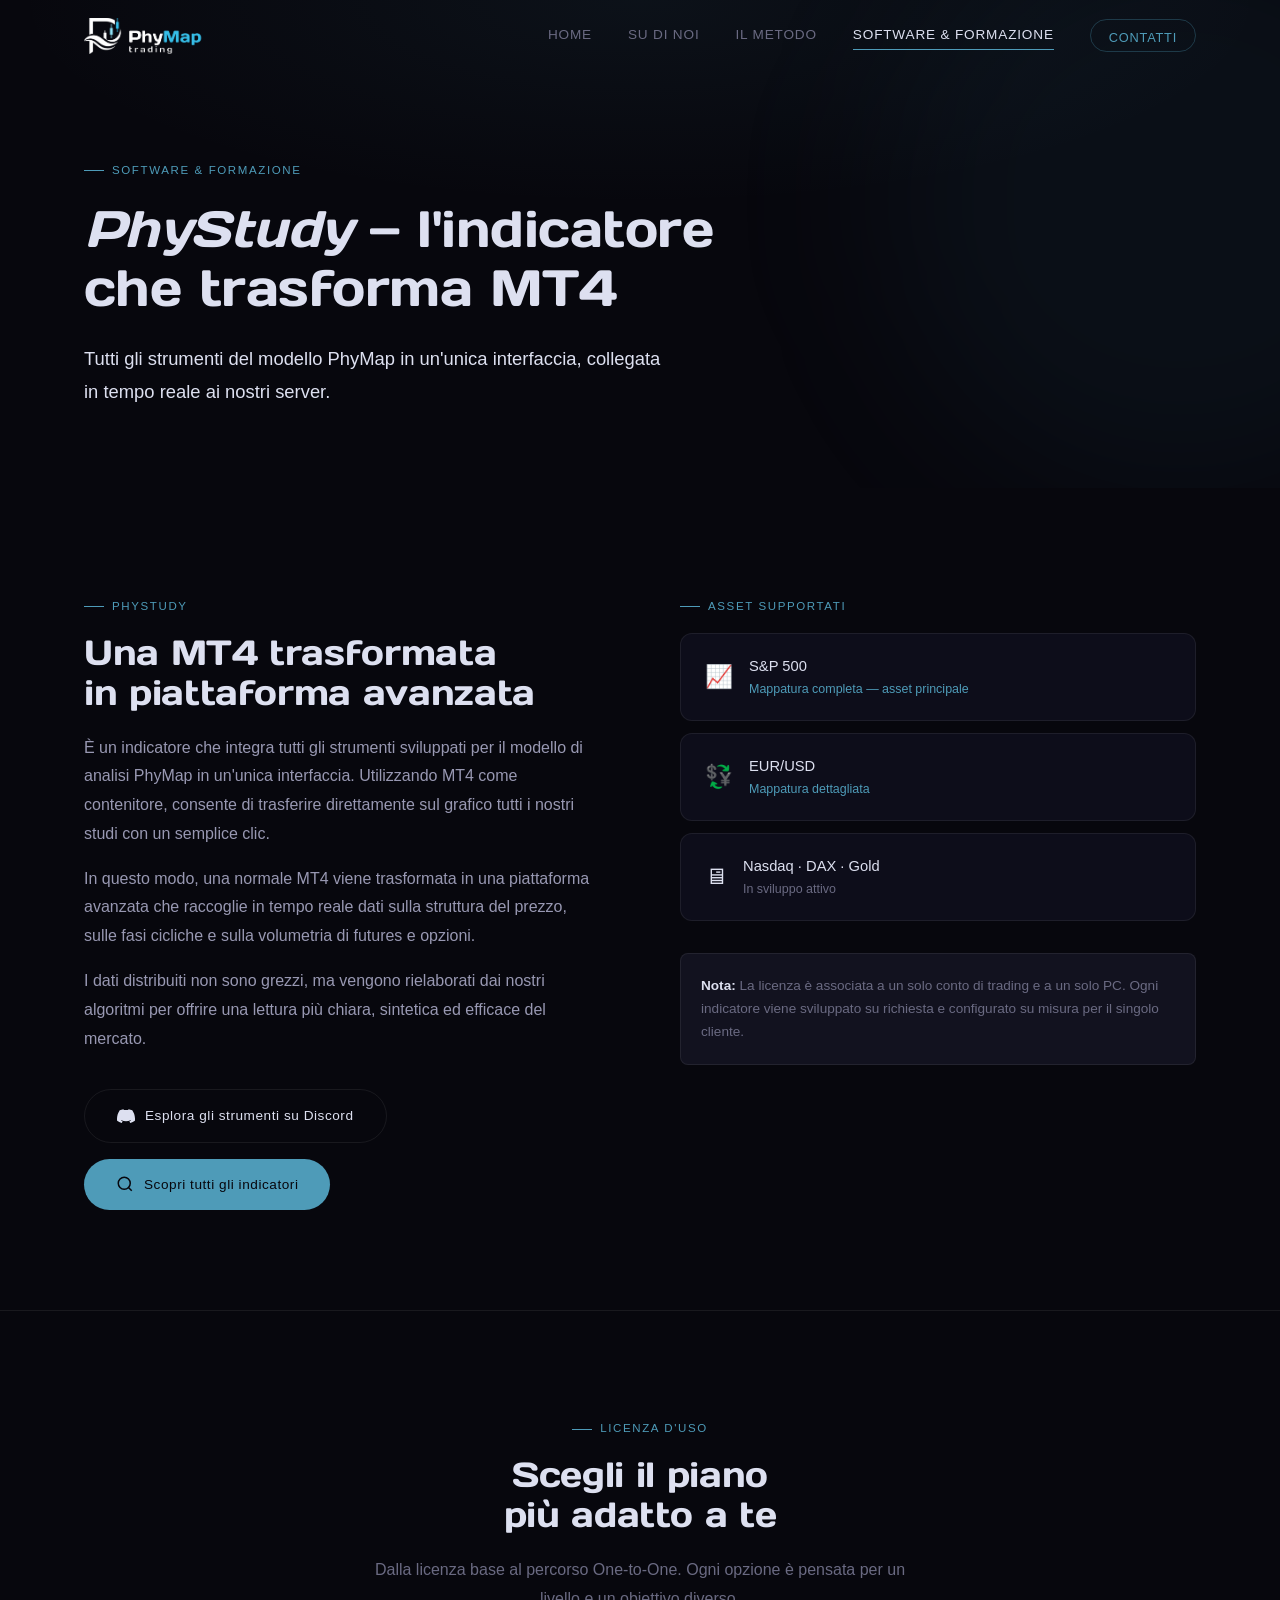
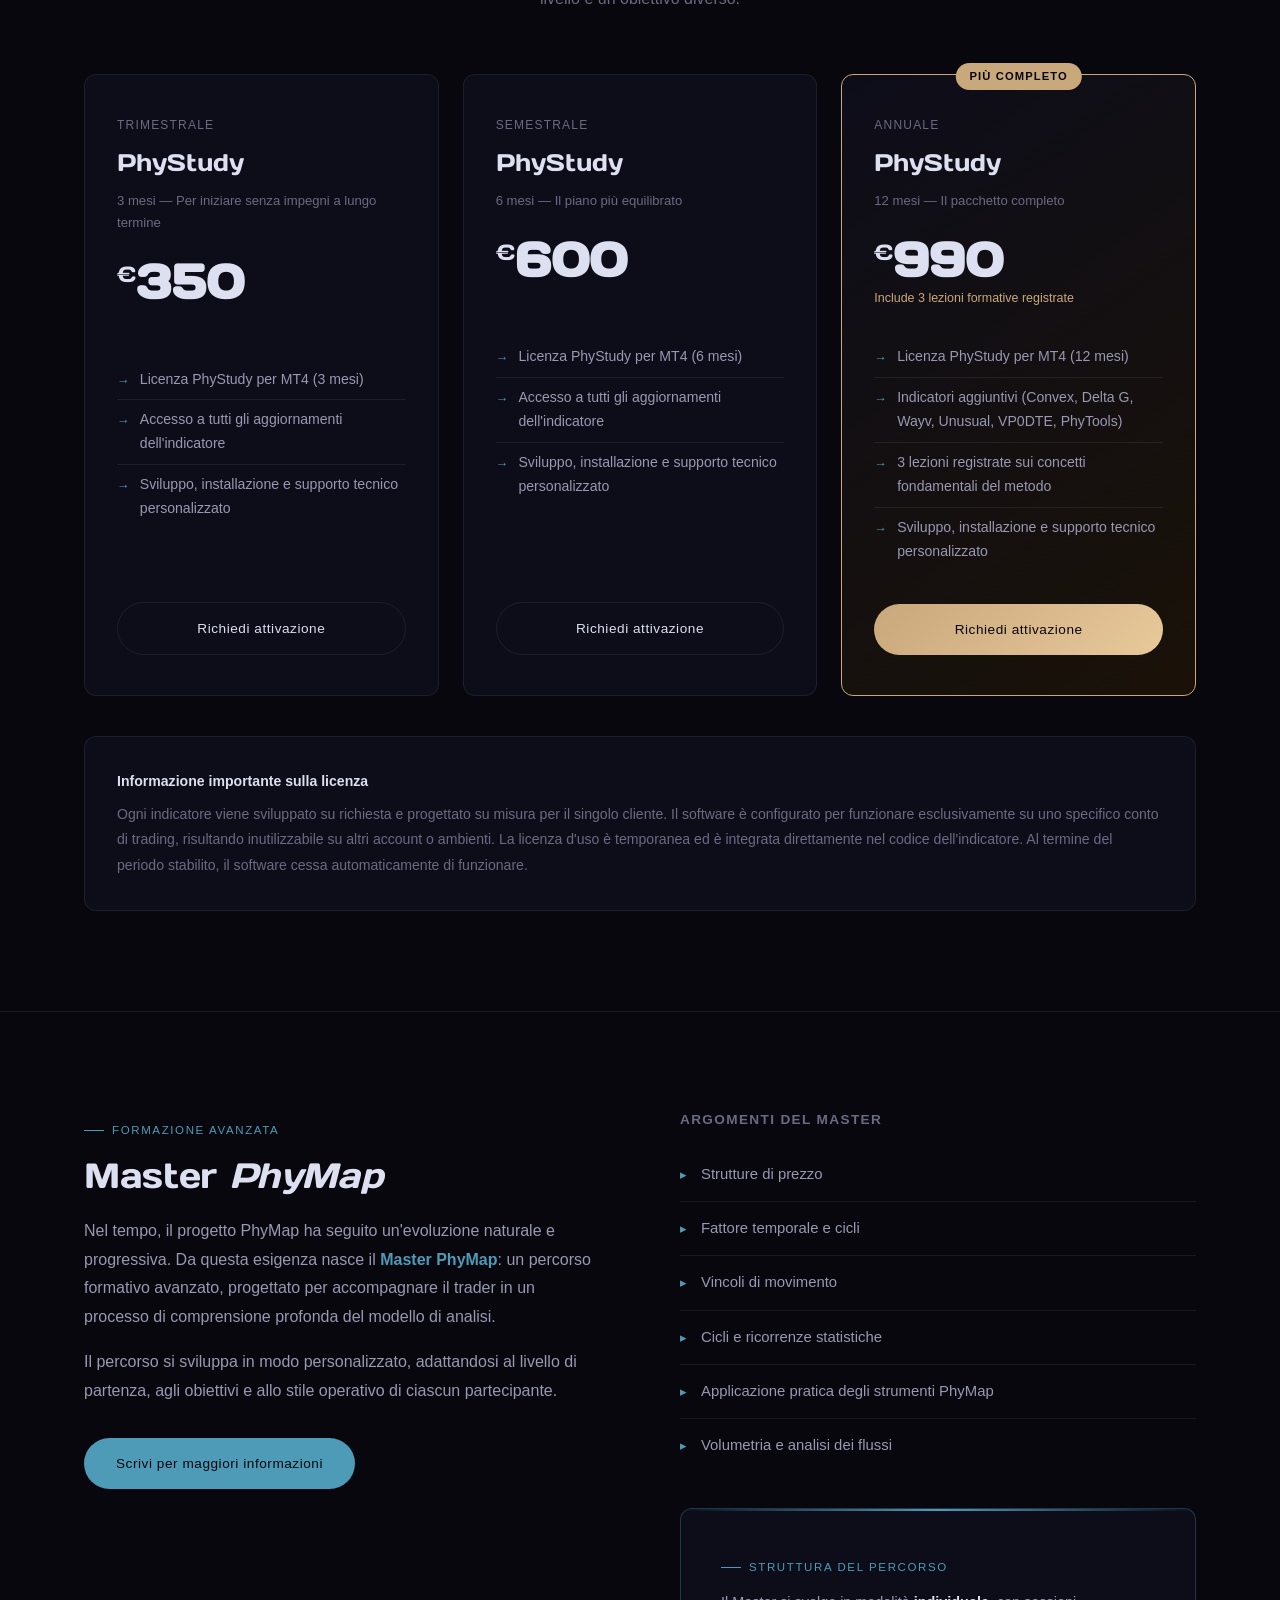
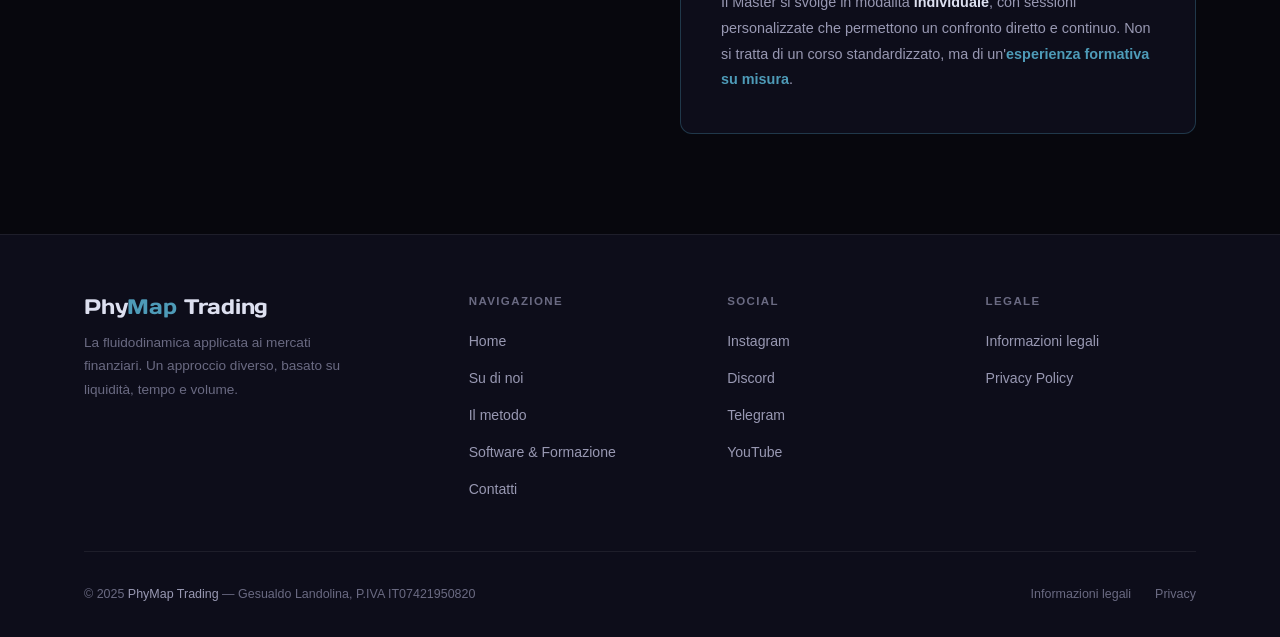
<file: software-e-formazione.html>
<!DOCTYPE html>
<html lang="it">
<head>
  <meta charset="UTF-8" />
  <meta name="viewport" content="width=device-width, initial-scale=1.0" />
  <title>Software &amp; Formazione — PhyMap Trading</title>
  <meta name="description" content="PhyStudy: l'indicatore PhyMap per MT4. Licenze trimestrali, semestrali e annuali. Master PhyMap: formazione avanzata personalizzata." />
  <link rel="icon" href="favicon.ico" />
  <link rel="stylesheet" href="style.css" />
</head>
<body>

<nav class="nav">
  <div class="nav__inner">
    <a href="index.html" class="nav__logo">
      <img src="Logo_Affiancato.png" alt="PhyMap Trading" class="nav__logo-img" />
    </a>
    <div class="nav__links">
      <a href="index.html">Home</a>
      <a href="su-di-noi.html">Su di noi</a>
      <a href="il-metodo.html">Il metodo</a>
      <a href="software-e-formazione.html" class="active">Software &amp; Formazione</a>
      <a href="contatti.html" class="nav__cta">Contatti</a>
    </div>
    <button class="nav__toggle" aria-label="Menu">
      <span></span><span></span><span></span>
    </button>
  </div>
</nav>

<div class="page-hero">
  <div class="glow-bg glow-1"></div>
  <div class="container">
    <div class="page-hero__label">Software &amp; Formazione</div>
    <h1 style="max-width:680px; margin-bottom:24px;">
      <em>PhyStudy</em> — l'indicatore<br>che trasforma MT4
    </h1>
    <p class="lead" style="max-width:580px;">
      Tutti gli strumenti del modello PhyMap in un'unica interfaccia, collegata in tempo reale ai nostri server.
    </p>
  </div>
</div>

<section>
  <div class="container">
    <div class="grid-2" style="gap:80px; align-items:start;">
      <div class="reveal">
        <div class="section-label">PhyStudy</div>
        <h2 class="section-title">Una MT4 trasformata<br>in piattaforma avanzata</h2>
        <p style="margin-bottom:16px;">
          È un indicatore che integra tutti gli strumenti sviluppati per il modello di analisi PhyMap in un'unica interfaccia. Utilizzando MT4 come contenitore, consente di trasferire direttamente sul grafico tutti i nostri studi con un semplice clic.
        </p>
        <p style="margin-bottom:16px;">
          In questo modo, una normale MT4 viene trasformata in una piattaforma avanzata che raccoglie in tempo reale dati sulla struttura del prezzo, sulle fasi cicliche e sulla volumetria di futures e opzioni.
        </p>
        <p>
          I dati distribuiti non sono grezzi, ma vengono rielaborati dai nostri algoritmi per offrire una lettura più chiara, sintetica ed efficace del mercato.
        </p>
        <div style="margin-top:36px; display:flex; gap:16px; flex-wrap:wrap;">
          <a href="https://discord.gg/KTteTnSdq5" target="_blank" rel="noopener" class="btn btn--outline" style="gap:10px;">
            <svg width="18" height="18" viewBox="0 0 24 24" fill="currentColor"><path d="M20.317 4.37a19.791 19.791 0 0 0-4.885-1.515.074.074 0 0 0-.079.037c-.21.375-.444.864-.608 1.25a18.27 18.27 0 0 0-5.487 0 12.64 12.64 0 0 0-.617-1.25.077.077 0 0 0-.079-.037A19.736 19.736 0 0 0 3.677 4.37a.07.07 0 0 0-.032.027C.533 9.046-.32 13.58.099 18.057.1 18.1.12 18.14.14 18.17a19.9 19.9 0 0 0 5.993 3.03.078.078 0 0 0 .084-.028 14.09 14.09 0 0 0 1.226-1.994.076.076 0 0 0-.041-.106 13.107 13.107 0 0 1-1.872-.892.077.077 0 0 1-.008-.128 10.2 10.2 0 0 0 .372-.292.074.074 0 0 1 .077-.01c3.928 1.793 8.18 1.793 12.062 0a.074.074 0 0 1 .078.01c.12.098.246.198.373.292a.077.077 0 0 1-.006.127 12.299 12.299 0 0 1-1.873.892.077.077 0 0 0-.041.107c.36.698.772 1.362 1.225 1.993a.076.076 0 0 0 .084.028 19.839 19.839 0 0 0 6.002-3.03.077.077 0 0 0 .032-.054c.5-5.177-.838-9.674-3.549-13.66a.061.061 0 0 0-.031-.03z"/></svg>
            Esplora gli strumenti su Discord
          </a>
          <a href="phystudy-indicatori.html" class="btn btn--primary" style="gap:10px;">
            <svg width="18" height="18" viewBox="0 0 24 24" fill="none" stroke="currentColor" stroke-width="2"><circle cx="11" cy="11" r="8"/><path d="m21 21-4.35-4.35"/></svg>
            Scopri tutti gli indicatori
          </a>
        </div>
      </div>

      <div class="reveal reveal-delay-2">
        <div class="section-label" style="margin-bottom:16px;">Asset supportati</div>
        <div style="display:flex; flex-direction:column; gap:12px; margin-bottom:32px;">
          <div class="card" style="padding:20px 24px; display:flex; align-items:center; gap:16px; flex-direction:row;">
            <div style="font-size:1.4rem;">📈</div>
            <div>
              <div style="font-weight:500; color:var(--text); font-size:0.92rem;">S&amp;P 500</div>
              <div style="font-size:0.78rem; color:var(--accent);">Mappatura completa — asset principale</div>
            </div>
          </div>
          <div class="card" style="padding:20px 24px; display:flex; align-items:center; gap:16px; flex-direction:row;">
            <div style="font-size:1.4rem;">💱</div>
            <div>
              <div style="font-weight:500; color:var(--text); font-size:0.92rem;">EUR/USD</div>
              <div style="font-size:0.78rem; color:var(--accent);">Mappatura dettagliata</div>
            </div>
          </div>
          <div class="card" style="padding:20px 24px; display:flex; align-items:center; gap:16px; flex-direction:row;">
            <div style="font-size:1.4rem;">🖥</div>
            <div>
              <div style="font-weight:500; color:var(--text); font-size:0.92rem;">Nasdaq · DAX · Gold</div>
              <div style="font-size:0.78rem; color:var(--text-muted);">In sviluppo attivo</div>
            </div>
          </div>
        </div>
        <div style="background:var(--surface2); border:1px solid var(--border); border-radius:var(--radius-sm); padding:20px; font-size:0.85rem; color:var(--text-muted);">
          <strong style="color:var(--text);">Nota:</strong> La licenza è associata a un solo conto di trading e a un solo PC. Ogni indicatore viene sviluppato su richiesta e configurato su misura per il singolo cliente.
        </div>
      </div>
    </div>
  </div>
</section>

<hr class="divider" />

<section>
  <div class="container">
    <div class="text-center reveal" style="margin-bottom:60px;">
      <div class="section-label">Licenza d'uso</div>
      <h2 class="section-title">Scegli il piano<br>più adatto a te</h2>
      <p class="section-desc">
        Dalla licenza base al percorso One-to-One. Ogni opzione è pensata per un livello e un obiettivo diverso.
      </p>
    </div>

    <div class="pricing-grid reveal">

      <div class="pricing-card">
        <div class="pricing-period">Trimestrale</div>
        <div class="pricing-name">PhyStudy</div>
        <div class="pricing-duration">3 mesi — Per iniziare senza impegni a lungo termine</div>
        <div class="pricing-price"><sup>€</sup>350</div>
        <div class="pricing-note">&nbsp;</div>
        <ul class="pricing-features">
          <li>Licenza PhyStudy per MT4 (3 mesi)</li>
          <li>Accesso a tutti gli aggiornamenti dell'indicatore</li>
          <li>Sviluppo, installazione e supporto tecnico personalizzato</li>
        </ul>
        <a href="contatti.html" class="btn btn--outline" style="width:100%; justify-content:center;">
          Richiedi attivazione
        </a>
      </div>

      <div class="pricing-card">
        <div class="pricing-period">Semestrale</div>
        <div class="pricing-name">PhyStudy</div>
        <div class="pricing-duration">6 mesi — Il piano più equilibrato</div>
        <div class="pricing-price"><sup>€</sup>600</div>
        <div class="pricing-note">&nbsp;</div>
        <ul class="pricing-features">
          <li>Licenza PhyStudy per MT4 (6 mesi)</li>
          <li>Accesso a tutti gli aggiornamenti dell'indicatore</li>
          <li>Sviluppo, installazione e supporto tecnico personalizzato</li>
        </ul>
        <a href="contatti.html" class="btn btn--outline" style="width:100%; justify-content:center;">
          Richiedi attivazione
        </a>
      </div>

      <div class="pricing-card featured">
        <div class="pricing-badge">Più completo</div>
        <div class="pricing-period">Annuale</div>
        <div class="pricing-name">PhyStudy</div>
        <div class="pricing-duration">12 mesi — Il pacchetto completo</div>
        <div class="pricing-price"><sup>€</sup>990</div>
        <div class="pricing-note">Include 3 lezioni formative registrate</div>
        <ul class="pricing-features">
          <li>Licenza PhyStudy per MT4 (12 mesi)</li>
          <li>Indicatori aggiuntivi (Convex, Delta G, Wayv, Unusual, VP0DTE, PhyTools)</li>
          <li>3 lezioni registrate sui concetti fondamentali del metodo</li>
          <li>Sviluppo, installazione e supporto tecnico personalizzato</li>
        </ul>
        <a href="contatti.html" class="btn btn--gold" style="width:100%; justify-content:center;">
          Richiedi attivazione
        </a>
      </div>

    </div>

    <div class="reveal" style="margin-top:40px; background:var(--surface); border:1px solid var(--border); border-radius:var(--radius); padding:32px; font-size:0.88rem; color:var(--text-muted); line-height:1.8;">
      <strong style="color:var(--text); display:block; margin-bottom:8px;">Informazione importante sulla licenza</strong>
      Ogni indicatore viene sviluppato su richiesta e progettato su misura per il singolo cliente. Il software è configurato per funzionare esclusivamente su uno specifico conto di trading, risultando inutilizzabile su altri account o ambienti. La licenza d'uso è temporanea ed è integrata direttamente nel codice dell'indicatore. Al termine del periodo stabilito, il software cessa automaticamente di funzionare.
    </div>
  </div>
</section>

<hr class="divider" />

<section>
  <div class="container">
    <div class="grid-2" style="gap:80px; align-items:start;">
      <div class="reveal">
        <div class="section-label">Formazione avanzata</div>
        <h2 class="section-title">Master <em>PhyMap</em></h2>
        <p style="margin-bottom:16px;">
          Nel tempo, il progetto PhyMap ha seguito un'evoluzione naturale e progressiva. Da questa esigenza nasce il <strong style="color:var(--accent);">Master PhyMap</strong>: un percorso formativo avanzato, progettato per accompagnare il trader in un processo di comprensione profonda del modello di analisi.
        </p>
        <p style="margin-bottom:32px;">
          Il percorso si sviluppa in modo personalizzato, adattandosi al livello di partenza, agli obiettivi e allo stile operativo di ciascun partecipante.
        </p>
        <a href="contatti.html" class="btn btn--primary">Scrivi per maggiori informazioni</a>
      </div>

      <div class="reveal reveal-delay-2">
        <h4 style="color:var(--text-muted); margin-bottom:20px; font-size:0.85rem; letter-spacing:0.1em; text-transform:uppercase; font-family:'Outfit',sans-serif;">Argomenti del Master</h4>
        <ul class="feature-list" style="margin-bottom:36px;">
          <li>Strutture di prezzo</li>
          <li>Fattore temporale e cicli</li>
          <li>Vincoli di movimento</li>
          <li>Cicli e ricorrenze statistiche</li>
          <li>Applicazione pratica degli strumenti PhyMap</li>
          <li>Volumetria e analisi dei flussi</li>
        </ul>
        <div class="highlight-box">
          <div class="section-label" style="margin-bottom:12px;">Struttura del percorso</div>
          <p style="font-size:0.9rem;">
            Il Master si svolge in modalità <strong style="color:var(--text);">individuale</strong>, con sessioni personalizzate che permettono un confronto diretto e continuo. Non si tratta di un corso standardizzato, ma di un'<strong style="color:var(--accent);">esperienza formativa su misura</strong>.
          </p>
        </div>
      </div>
    </div>
  </div>
</section>

<footer>
  <div class="container">
    <div class="footer__top">
      <div class="footer__brand">
        <h3>Phy<span>Map</span> Trading</h3>
        <p>La fluidodinamica applicata ai mercati finanziari. Un approccio diverso, basato su liquidità, tempo e volume.</p>
      </div>
      <div class="footer__col">
        <h4>Navigazione</h4>
        <ul>
          <li><a href="index.html">Home</a></li>
          <li><a href="su-di-noi.html">Su di noi</a></li>
          <li><a href="il-metodo.html">Il metodo</a></li>
          <li><a href="software-e-formazione.html">Software &amp; Formazione</a></li>
          <li><a href="contatti.html">Contatti</a></li>
        </ul>
      </div>
      <div class="footer__col">
        <h4>Social</h4>
        <ul>
          <li><a href="https://www.instagram.com/phymaptrad/" target="_blank" rel="noopener">Instagram</a></li>
          <li><a href="https://discord.gg/KTteTnSdq5" target="_blank" rel="noopener">Discord</a></li>
          <li><a href="https://t.me/phymap" target="_blank" rel="noopener">Telegram</a></li>
          <li><a href="https://www.youtube.com/@aldophymaptrading/videos" target="_blank" rel="noopener">YouTube</a></li>
        </ul>
      </div>
      <div class="footer__col">
        <h4>Legale</h4>
        <ul>
          <li><a href="informazioni-legali.html">Informazioni legali</a></li>
          <li><a href="dichiarazione-privacy.html">Privacy Policy</a></li>
        </ul>
      </div>
    </div>
    <div class="footer__bottom">
      <div class="footer__copy">© 2025 <span>PhyMap Trading</span> — Gesualdo Landolina, P.IVA IT07421950820</div>
      <div class="footer__legal">
        <a href="informazioni-legali.html">Informazioni legali</a>
        <a href="dichiarazione-privacy.html">Privacy</a>
      </div>
    </div>
  </div>
</footer>

<script src="main.js"></script>
</body>
</html>
</file>
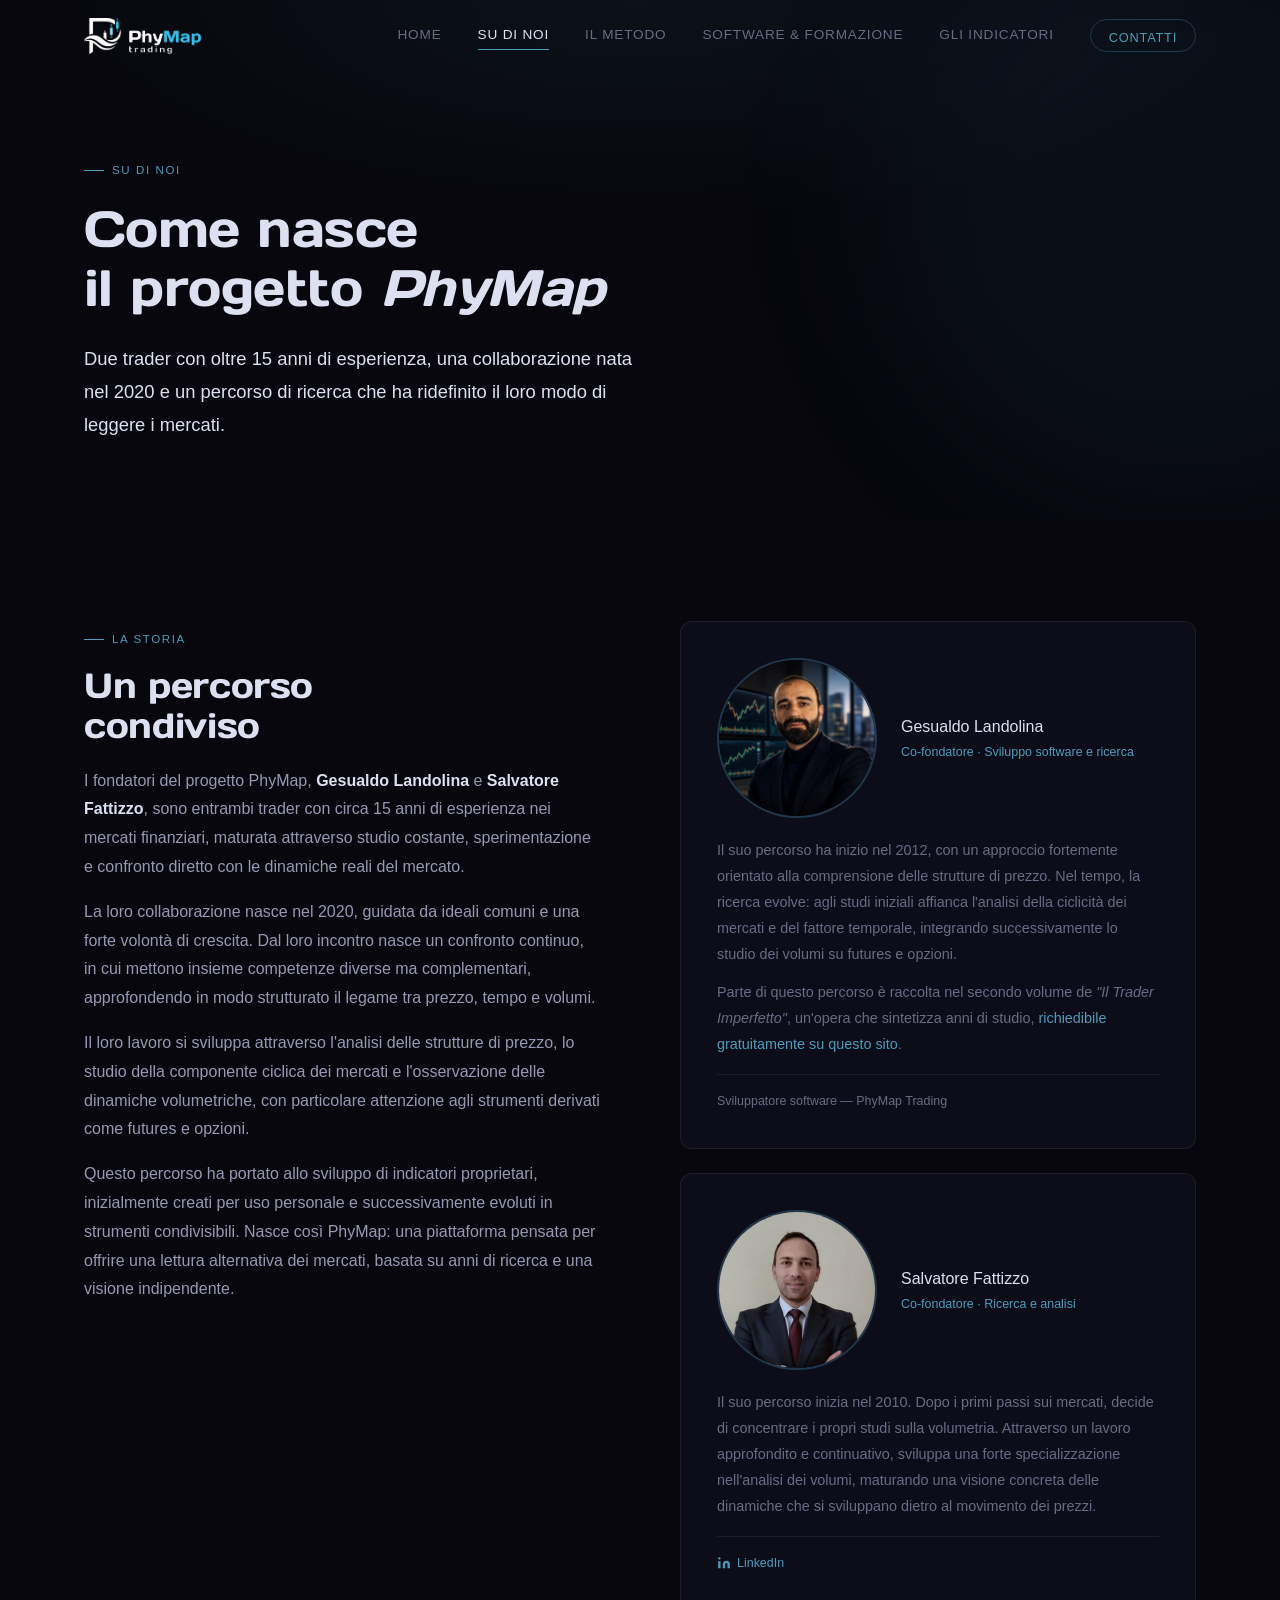
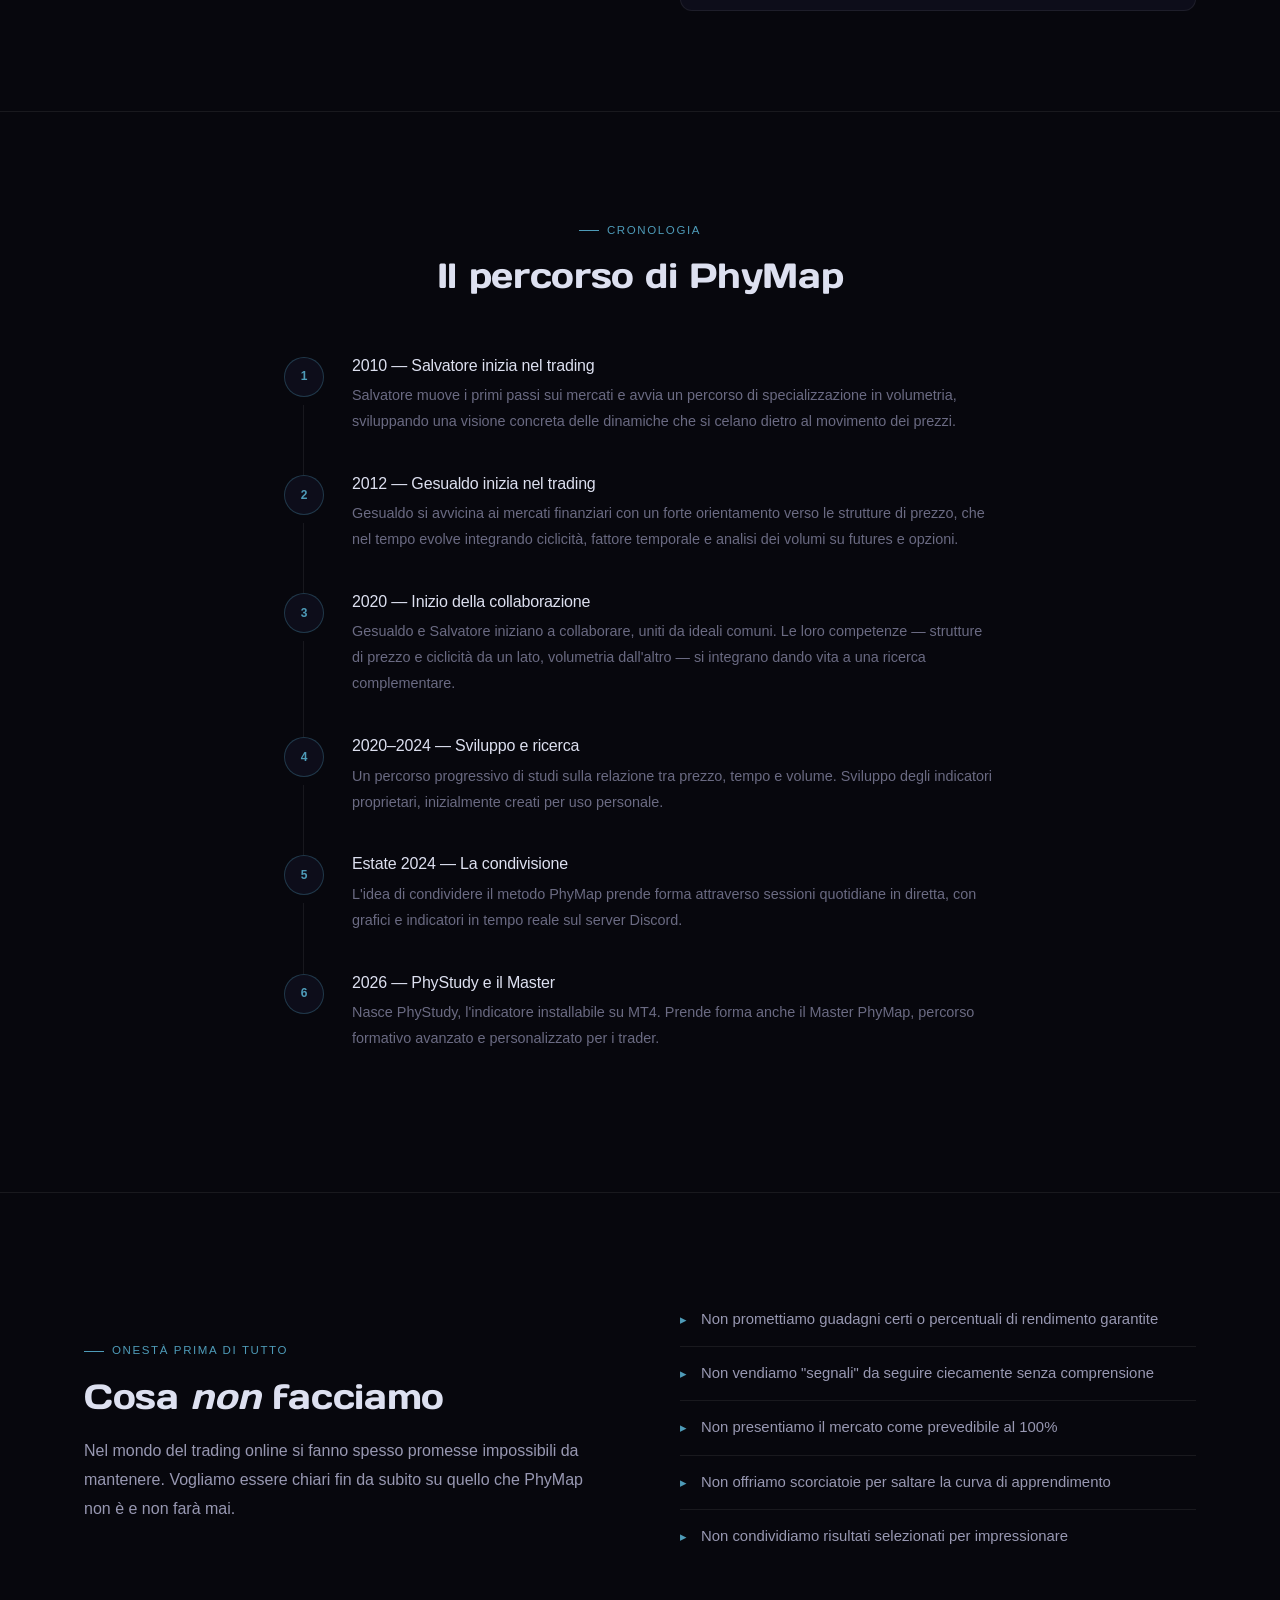
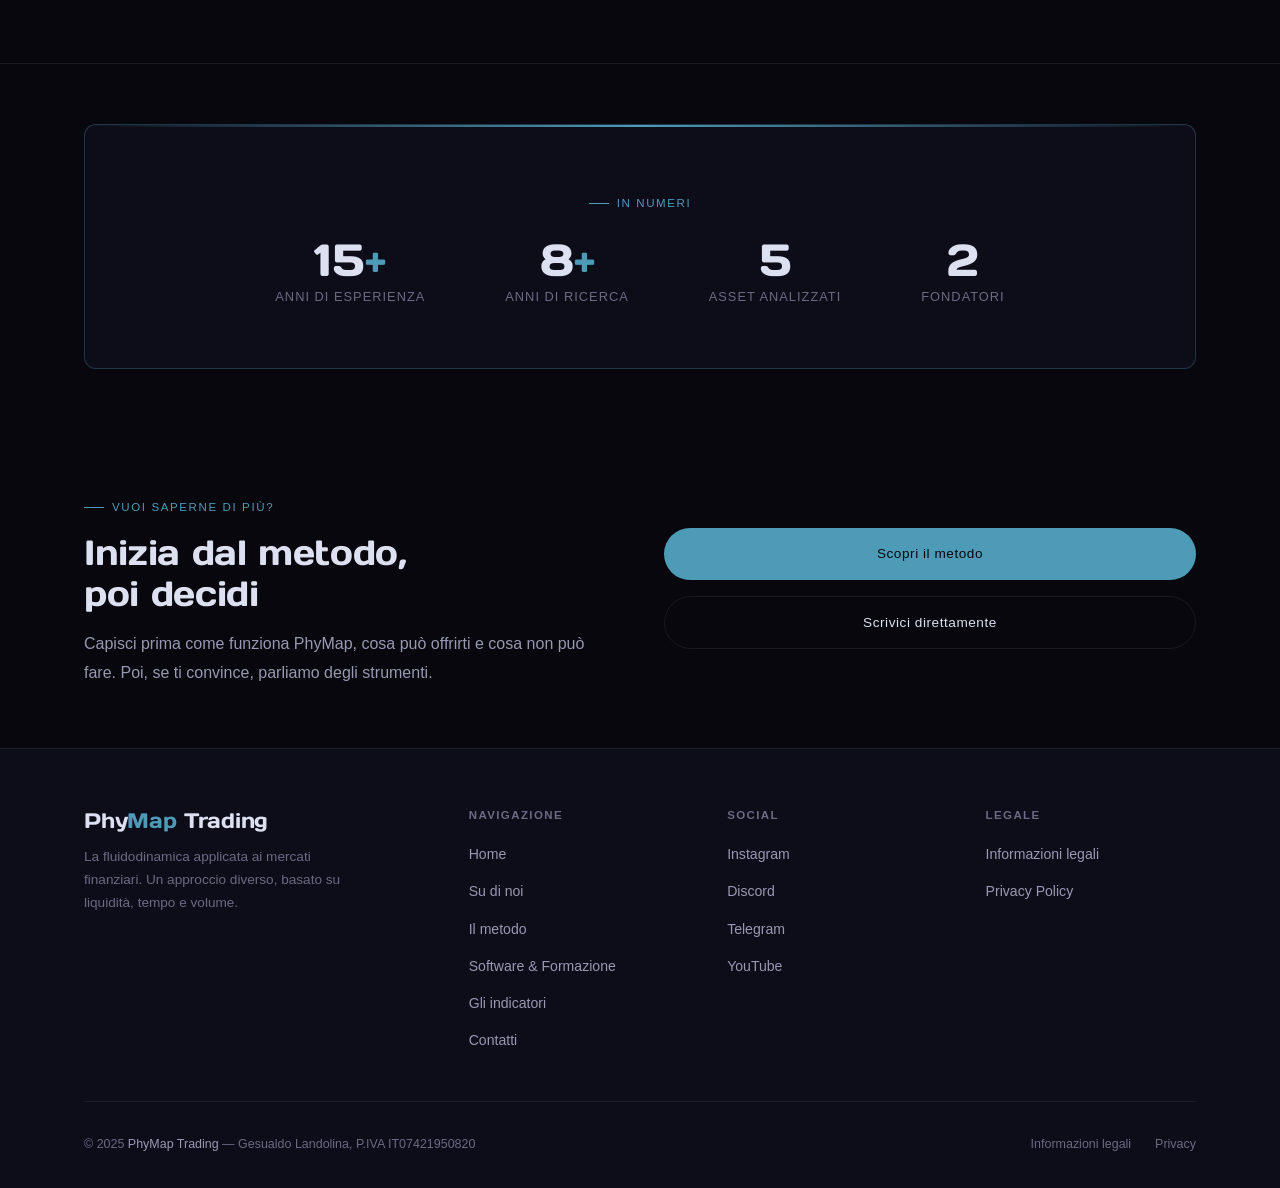
<file: su-di-noi.html>
<!DOCTYPE html>
<html lang="it">
<head>
  <meta charset="UTF-8" />
  <meta name="viewport" content="width=device-width, initial-scale=1.0" />
  <title>Su di noi — PhyMap Trading</title>
  <meta name="description" content="Gesualdo Landolina e Salvatore Fattizzo, fondatori di PhyMap Trading." />
  <link rel="icon" href="favicon.ico" />
  <link rel="stylesheet" href="style.css" />
</head>
<body>

<nav class="nav">
  <div class="nav__inner">
    <a href="index.html" class="nav__logo">
      <img src="Logo_Affiancato.png" alt="PhyMap Trading" class="nav__logo-img" />
    </a>
    <div class="nav__links">
      <a href="index.html">Home</a>
      <a href="su-di-noi.html" class="active">Su di noi</a>
      <a href="il-metodo.html">Il metodo</a>
      <a href="software-e-formazione.html">Software &amp; Formazione</a>
      <a href="phystudy-indicatori.html">Gli indicatori</a>
      <a href="contatti.html" class="nav__cta">Contatti</a>
    </div>
    <button class="nav__toggle" aria-label="Menu">
      <span></span><span></span><span></span>
    </button>
  </div>
</nav>

<!-- ═══ PAGE HERO ═════════════════════════════════════════ -->
<div class="page-hero">
  <div class="glow-bg glow-1"></div>
  <div class="container">
    <div class="page-hero__label">Su di noi</div>
    <h1 style="max-width:680px; margin-bottom:24px;">
      Come nasce<br>il progetto <em>PhyMap</em>
    </h1>
    <p class="lead" style="max-width:560px;">
      Due trader con oltre 15 anni di esperienza, una collaborazione nata nel 2020 e un percorso di ricerca che ha ridefinito il loro modo di leggere i mercati.
    </p>
  </div>
</div>

<!-- ═══ STORIA ════════════════════════════════════════════ -->
<section>
  <div class="container">
    <div class="grid-2" style="gap:80px; align-items:start;">
      <div class="reveal">
        <div class="section-label">La storia</div>
        <h2 class="section-title">Un percorso<br>condiviso</h2>
        <p style="margin-bottom:16px;">
          I fondatori del progetto PhyMap, <strong style="color:var(--text);">Gesualdo Landolina</strong> e <strong style="color:var(--text);">Salvatore Fattizzo</strong>, sono entrambi trader con circa 15 anni di esperienza nei mercati finanziari, maturata attraverso studio costante, sperimentazione e confronto diretto con le dinamiche reali del mercato.
        </p>
        <p style="margin-bottom:16px;">
          La loro collaborazione nasce nel 2020, guidata da ideali comuni e una forte volontà di crescita. Dal loro incontro nasce un confronto continuo, in cui mettono insieme competenze diverse ma complementari, approfondendo in modo strutturato il legame tra prezzo, tempo e volumi.
        </p>
        <p style="margin-bottom:16px;">
          Il loro lavoro si sviluppa attraverso l'analisi delle strutture di prezzo, lo studio della componente ciclica dei mercati e l'osservazione delle dinamiche volumetriche, con particolare attenzione agli strumenti derivati come futures e opzioni.
        </p>
        <p>
          Questo percorso ha portato allo sviluppo di indicatori proprietari, inizialmente creati per uso personale e successivamente evoluti in strumenti condivisibili. Nasce così PhyMap: una piattaforma pensata per offrire una lettura alternativa dei mercati, basata su anni di ricerca e una visione indipendente.
        </p>
      </div>

      <div class="reveal reveal-delay-2">

        <!-- Gesualdo -->
        <div class="card" style="margin-bottom:24px;">
          <div style="display:flex; align-items:center; gap:24px; margin-bottom:20px; flex-wrap:wrap;">
            <div style="width:160px; height:160px; border-radius:50%; overflow:hidden; border:2px solid var(--border-accent); flex-shrink:0;">
              <img src="Aldo.jpg" alt="Gesualdo Landolina" style="width:100%; height:100%; object-fit:cover; display:block;" /></div>
            <div>
              <div style="font-weight:500; color:var(--text); font-size:1rem;">Gesualdo Landolina</div>
              <div style="font-size:0.78rem; color:var(--accent); margin-top:2px;">Co-fondatore · Sviluppo software e ricerca</div>
            </div>
          </div>
          <p style="font-size:0.9rem; margin-bottom:12px;">
            Il suo percorso ha inizio nel 2012, con un approccio fortemente orientato alla comprensione delle strutture di prezzo. Nel tempo, la ricerca evolve: agli studi iniziali affianca l'analisi della ciclicità dei mercati e del fattore temporale, integrando successivamente lo studio dei volumi su futures e opzioni.
          </p>
          <p style="font-size:0.9rem;">
            Parte di questo percorso è raccolta nel secondo volume de <em>"Il Trader Imperfetto"</em>, un'opera che sintetizza anni di studio, <a href="libri.html" style="color:var(--accent);">richiedibile gratuitamente su questo sito</a>.
          </p>
          <div style="margin-top:16px; padding-top:16px; border-top:1px solid var(--border); font-size:0.78rem; color:var(--text-muted);">
            Sviluppatore software — PhyMap Trading
          </div>
        </div>

        <!-- Salvatore -->
        <div class="card">
          <div style="display:flex; align-items:center; gap:24px; margin-bottom:20px; flex-wrap:wrap;">
            <div style="width:160px; height:160px; border-radius:50%; overflow:hidden; border:2px solid var(--border-accent); flex-shrink:0;">
              <img src="Salvatore.jpg" alt="Salvatore Fattizzo" style="width:100%; height:100%; object-fit:cover; display:block;" /></div>
            <div>
              <div style="font-weight:500; color:var(--text); font-size:1rem;">Salvatore Fattizzo</div>
              <div style="font-size:0.78rem; color:var(--accent); margin-top:2px;">Co-fondatore · Ricerca e analisi</div>
            </div>
          </div>
          <p style="font-size:0.9rem;">
            Il suo percorso inizia nel 2010. Dopo i primi passi sui mercati, decide di concentrare i propri studi sulla volumetria. Attraverso un lavoro approfondito e continuativo, sviluppa una forte specializzazione nell'analisi dei volumi, maturando una visione concreta delle dinamiche che si sviluppano dietro al movimento dei prezzi.
          </p>
          <div style="margin-top:16px; padding-top:16px; border-top:1px solid var(--border);">
            <a href="http://linkedin.com/in/salvatore-fattizzo-47628614b" target="_blank" rel="noopener" style="font-size:0.78rem; color:var(--accent); display:flex; align-items:center; gap:6px;">
              <svg width="14" height="14" viewBox="0 0 24 24" fill="currentColor"><path d="M16 8a6 6 0 0 1 6 6v7h-4v-7a2 2 0 0 0-2-2 2 2 0 0 0-2 2v7h-4v-7a6 6 0 0 1 6-6zM2 9h4v12H2z"/><circle cx="4" cy="4" r="2"/></svg>
              LinkedIn
            </a>
          </div>
        </div>

      </div>
    </div>
  </div>
</section>

<hr class="divider" />

<!-- ═══ CRONOLOGIA ════════════════════════════════════════ -->
<section>
  <div class="container container--narrow">
    <div class="text-center reveal" style="margin-bottom:60px;">
      <div class="section-label">Cronologia</div>
      <h2 class="section-title">Il percorso di PhyMap</h2>
    </div>
    <div class="steps reveal">
      <div class="step">
        <div class="step__num">1</div>
        <div class="step__body">
          <h4>2010 — Salvatore inizia nel trading</h4>
          <p>Salvatore muove i primi passi sui mercati e avvia un percorso di specializzazione in volumetria, sviluppando una visione concreta delle dinamiche che si celano dietro al movimento dei prezzi.</p>
        </div>
      </div>
      <div class="step">
        <div class="step__num">2</div>
        <div class="step__body">
          <h4>2012 — Gesualdo inizia nel trading</h4>
          <p>Gesualdo si avvicina ai mercati finanziari con un forte orientamento verso le strutture di prezzo, che nel tempo evolve integrando ciclicità, fattore temporale e analisi dei volumi su futures e opzioni.</p>
        </div>
      </div>
      <div class="step">
        <div class="step__num">3</div>
        <div class="step__body">
          <h4>2020 — Inizio della collaborazione</h4>
          <p>Gesualdo e Salvatore iniziano a collaborare, uniti da ideali comuni. Le loro competenze — strutture di prezzo e ciclicità da un lato, volumetria dall'altro — si integrano dando vita a una ricerca complementare.</p>
        </div>
      </div>
      <div class="step">
        <div class="step__num">4</div>
        <div class="step__body">
          <h4>2020–2024 — Sviluppo e ricerca</h4>
          <p>Un percorso progressivo di studi sulla relazione tra prezzo, tempo e volume. Sviluppo degli indicatori proprietari, inizialmente creati per uso personale.</p>
        </div>
      </div>
      <div class="step">
        <div class="step__num">5</div>
        <div class="step__body">
          <h4>Estate 2024 — La condivisione</h4>
          <p>L'idea di condividere il metodo PhyMap prende forma attraverso sessioni quotidiane in diretta, con grafici e indicatori in tempo reale sul server Discord.</p>
        </div>
      </div>
      <div class="step">
        <div class="step__num">6</div>
        <div class="step__body">
          <h4>2026 — PhyStudy e il Master</h4>
          <p>Nasce PhyStudy, l'indicatore installabile su MT4. Prende forma anche il Master PhyMap, percorso formativo avanzato e personalizzato per i trader.</p>
        </div>
      </div>
    </div>
  </div>
</section>

<hr class="divider" />

<!-- ═══ COSA NON FACCIAMO ═════════════════════════════════ -->
<section>
  <div class="container">
    <div class="grid-2" style="gap:80px; align-items:center;">
      <div class="reveal">
        <div class="section-label">Onestà prima di tutto</div>
        <h2 class="section-title">Cosa <em>non</em> facciamo</h2>
        <p>
          Nel mondo del trading online si fanno spesso promesse impossibili da mantenere. Vogliamo essere chiari fin da subito su quello che PhyMap non è e non farà mai.
        </p>
      </div>
      <div class="reveal reveal-delay-2">
        <ul class="feature-list">
          <li>Non promettiamo guadagni certi o percentuali di rendimento garantite</li>
          <li>Non vendiamo "segnali" da seguire ciecamente senza comprensione</li>
          <li>Non presentiamo il mercato come prevedibile al 100%</li>
          <li>Non offriamo scorciatoie per saltare la curva di apprendimento</li>
          <li>Non condividiamo risultati selezionati per impressionare</li>
        </ul>
      </div>
    </div>
  </div>
</section>

<hr class="divider" />

<!-- ═══ IN NUMERI ═════════════════════════════════════════ -->
<section class="tight">
  <div class="container">
    <div class="highlight-box text-center reveal" style="padding:60px;">
      <div class="section-label" style="justify-content:center; margin-bottom:24px;">In numeri</div>
      <div class="stat-row" style="justify-content:center; gap:80px;">
        <div class="stat">
          <div class="stat__num">15<span>+</span></div>
          <div class="stat__label">Anni di esperienza</div>
        </div>
        <div class="stat">
          <div class="stat__num">8<span>+</span></div>
          <div class="stat__label">Anni di ricerca</div>
        </div>
        <div class="stat">
          <div class="stat__num">5</div>
          <div class="stat__label">Asset analizzati</div>
        </div>
        <div class="stat">
          <div class="stat__num">2</div>
          <div class="stat__label">Fondatori</div>
        </div>
      </div>
    </div>
  </div>
</section>

<!-- ═══ CTA ════════════════════════════════════════════════ -->
<section class="tight">
  <div class="container">
    <div class="grid-2" style="gap:48px; align-items:center;">
      <div class="reveal">
        <div class="section-label">Vuoi saperne di più?</div>
        <h2 class="section-title" style="margin-bottom:16px;">Inizia dal metodo,<br>poi decidi</h2>
        <p>Capisci prima come funziona PhyMap, cosa può offrirti e cosa non può fare. Poi, se ti convince, parliamo degli strumenti.</p>
      </div>
      <div class="reveal reveal-delay-2" style="display:flex; flex-direction:column; gap:16px;">
        <a href="il-metodo.html" class="btn btn--primary" style="justify-content:center;">Scopri il metodo</a>
        <a href="contatti.html" class="btn btn--outline" style="justify-content:center;">Scrivici direttamente</a>
      </div>
    </div>
  </div>
</section>

<!-- ═══ FOOTER ════════════════════════════════════════════ -->
<footer>
  <div class="container">
    <div class="footer__top">
      <div class="footer__brand">
        <h3>Phy<span>Map</span> Trading</h3>
        <p>La fluidodinamica applicata ai mercati finanziari. Un approccio diverso, basato su liquidità, tempo e volume.</p>
      </div>
      <div class="footer__col">
        <h4>Navigazione</h4>
        <ul>
          <li><a href="index.html">Home</a></li>
          <li><a href="su-di-noi.html">Su di noi</a></li>
          <li><a href="il-metodo.html">Il metodo</a></li>
          <li><a href="software-e-formazione.html">Software &amp; Formazione</a></li>
          <li><a href="phystudy-indicatori.html">Gli indicatori</a></li>
          <li><a href="contatti.html">Contatti</a></li>
        </ul>
      </div>
      <div class="footer__col">
        <h4>Social</h4>
        <ul>
          <li><a href="https://www.instagram.com/phymaptrad/" target="_blank" rel="noopener">Instagram</a></li>
          <li><a href="https://discord.gg/KTteTnSdq5" target="_blank" rel="noopener">Discord</a></li>
          <li><a href="https://t.me/phymap" target="_blank" rel="noopener">Telegram</a></li>
          <li><a href="https://www.youtube.com/@aldophymaptrading/videos" target="_blank" rel="noopener">YouTube</a></li>
        </ul>
      </div>
      <div class="footer__col">
        <h4>Legale</h4>
        <ul>
          <li><a href="informazioni-legali.html">Informazioni legali</a></li>
          <li><a href="dichiarazione-privacy.html">Privacy Policy</a></li>
        </ul>
      </div>
    </div>
    <div class="footer__bottom">
      <div class="footer__copy">© 2025 <span>PhyMap Trading</span> — Gesualdo Landolina, P.IVA IT07421950820</div>
      <div class="footer__legal">
        <a href="informazioni-legali.html">Informazioni legali</a>
        <a href="dichiarazione-privacy.html">Privacy</a>
      </div>
    </div>
  </div>
</footer>

<script src="main.js"></script>
</body>
</html>
</file>
<file: style.css>
/* ============================================================
   PhyMap Trading — Professional CSS
   Dark luxury financial aesthetic · Fluid dynamics theme
   ============================================================ */

@font-face {
  font-family: 'DaysOne';
  src: url('DaysOne-Regular.ttf') format('truetype');
  font-weight: normal;
  font-style: normal;
  font-display: swap;
}

@import url('https://fonts.googleapis.com/css2?family=Outfit:wght@300;400;500;600&display=swap');

/* ─── Design Tokens ─────────────────────────────────────── */
:root {
  --bg:          #07070D;
  --surface:     #0D0D1A;
  --surface2:    #12121F;
  --surface3:    #181828;
  --accent:      #4E9BB8;
  --accent-glow: rgba(78,155,184,0.18);
  --gold:        #C9A87C;
  --gold-dim:    rgba(201,168,124,0.12);
  --text:        #DDE0F0;
  --text-muted:  #6A6A82;
  --text-dim:    #9898B2;
  --border:      rgba(255,255,255,0.07);
  --border-accent: rgba(78,155,184,0.3);
  --radius:      12px;
  --radius-sm:   8px;
  --nav-h:       72px;
  --transition:  0.3s cubic-bezier(.4,0,.2,1);
}

/* ─── Reset ──────────────────────────────────────────────── */
*, *::before, *::after { box-sizing: border-box; margin: 0; padding: 0; }
html { scroll-behavior: smooth; font-size: 16px; }
body {
  background: var(--bg);
  color: var(--text);
  font-family: 'Outfit', sans-serif;
  font-weight: 300;
  line-height: 1.7;
  overflow-x: hidden;
  min-height: 100vh;
}
img { max-width: 100%; display: block; }
a { color: inherit; text-decoration: none; }
ul { list-style: none; }

/* ─── Typography ─────────────────────────────────────────── */
h1, h2, h3, h4 {
  font-family: 'DaysOne', sans-serif;
  font-weight: 400;
  line-height: 1.15;
  letter-spacing: -0.01em;
}
h1 { font-size: clamp(2rem, 4vw, 3.4rem); }
h2 { font-size: clamp(1.5rem, 3vw, 2.2rem); }
h3 { font-size: clamp(1.1rem, 2vw, 1.5rem); }
h4 { font-size: 1rem; font-family: 'Outfit', sans-serif; font-weight: 600; }
p  { color: var(--text-dim); font-size: 1rem; line-height: 1.8; }

.accent-text  { color: var(--accent); }
.gold-text    { color: var(--gold); }
.italic       { font-style: italic; }
.lead {
  font-size: 1.15rem;
  color: var(--text);
  font-weight: 300;
  line-height: 1.8;
}

/* ─── Layout ─────────────────────────────────────────────── */
.container { max-width: 1160px; margin: 0 auto; padding: 0 24px; }
.container--narrow { max-width: 760px; margin: 0 auto; padding: 0 24px; }

section { padding: 100px 0; position: relative; }
section.tight { padding: 60px 0; }

.grid-2 { display: grid; grid-template-columns: 1fr 1fr; gap: 40px; align-items: start; }
.grid-3 { display: grid; grid-template-columns: repeat(3,1fr); gap: 28px; }

/* ─── Navigation ─────────────────────────────────────────── */
.nav {
  position: fixed;
  top: 0; left: 0; right: 0;
  z-index: 1000;
  height: var(--nav-h);
  display: flex;
  align-items: center;
  transition: background var(--transition), backdrop-filter var(--transition), border-color var(--transition);
  border-bottom: 1px solid transparent;
}
.nav.scrolled {
  background: rgba(7,7,13,0.88);
  backdrop-filter: blur(20px);
  border-bottom-color: var(--border);
}
.nav__inner {
  max-width: 1160px;
  margin: 0 auto;
  padding: 0 24px;
  width: 100%;
  display: flex;
  align-items: center;
  justify-content: space-between;
}
.nav__logo {
  display: flex;
  align-items: center;
}
.nav__logo-img {
  height: 36px;
  width: auto;
  display: block;
}
.nav__links {
  display: flex;
  align-items: center;
  gap: 36px;
}
.nav__links a {
  font-size: 0.85rem;
  font-weight: 400;
  letter-spacing: 0.06em;
  text-transform: uppercase;
  color: var(--text-muted);
  transition: color var(--transition);
  position: relative;
  padding-bottom: 2px;
}
.nav__links a::after {
  content: '';
  position: absolute;
  bottom: -2px; left: 0;
  width: 0; height: 1px;
  background: var(--accent);
  transition: width var(--transition);
}
.nav__links a:hover, .nav__links a.active { color: var(--text); }
.nav__links a:hover::after, .nav__links a.active::after { width: 100%; }
.nav__cta {
  border: 1px solid var(--border-accent);
  color: var(--accent) !important;
  padding: 7px 18px;
  border-radius: 100px;
  font-size: 0.8rem !important;
  transition: all var(--transition) !important;
}
.nav__cta:hover {
  background: var(--accent-glow);
  border-color: var(--accent) !important;
}
.nav__cta::after { display: none !important; }

/* Mobile menu toggle */
.nav__toggle {
  display: none;
  flex-direction: column;
  gap: 5px;
  cursor: pointer;
  padding: 4px;
}
.nav__toggle span {
  display: block;
  width: 22px;
  height: 1.5px;
  background: var(--text);
  transition: var(--transition);
}

/* ─── Hero ───────────────────────────────────────────────── */
.hero {
  min-height: 100vh;
  display: flex;
  align-items: center;
  position: relative;
  overflow: hidden;
  padding-top: var(--nav-h);
}
#particles-canvas {
  position: absolute;
  inset: 0;
  pointer-events: none;
  opacity: 0.55;
}
.hero__content {
  position: relative;
  z-index: 2;
  max-width: 820px;
}
.hero__eyebrow {
  display: inline-flex;
  align-items: center;
  gap: 8px;
  font-size: 0.75rem;
  font-weight: 500;
  letter-spacing: 0.14em;
  text-transform: uppercase;
  color: var(--accent);
  margin-bottom: 28px;
}
.hero__eyebrow::before {
  content: '';
  display: inline-block;
  width: 28px;
  height: 1px;
  background: var(--accent);
}
.hero__title {
  margin-bottom: 28px;
}
.hero__title em {
  font-style: italic;
  color: var(--accent);
}
.hero__desc {
  font-size: 1.1rem;
  color: var(--text-dim);
  max-width: 620px;
  margin-bottom: 44px;
  line-height: 1.85;
}
.hero__desc strong { color: var(--text); font-weight: 400; }
.hero__actions { display: flex; align-items: center; gap: 20px; flex-wrap: wrap; }

/* ─── Buttons ─────────────────────────────────────────────── */
.btn {
  display: inline-flex;
  align-items: center;
  gap: 8px;
  padding: 14px 32px;
  border-radius: 100px;
  font-size: 0.85rem;
  font-weight: 500;
  letter-spacing: 0.04em;
  cursor: pointer;
  transition: all var(--transition);
  border: none;
}
.btn--primary {
  background: var(--accent);
  color: #07070D;
}
.btn--primary:hover {
  background: #6DB8D4;
  transform: translateY(-2px);
  box-shadow: 0 12px 32px rgba(78,155,184,0.3);
}
.btn--outline {
  background: transparent;
  color: var(--text);
  border: 1px solid var(--border);
}
.btn--outline:hover {
  border-color: var(--accent);
  color: var(--accent);
  transform: translateY(-2px);
}
.btn--ghost {
  background: transparent;
  color: var(--accent);
  padding: 0;
  border-radius: 0;
  letter-spacing: 0.08em;
  font-size: 0.8rem;
  text-transform: uppercase;
  border-bottom: 1px solid var(--accent);
  padding-bottom: 2px;
}
.btn--ghost:hover { opacity: 0.7; }
.btn--gold {
  background: linear-gradient(135deg, #C9A87C, #E8C99A);
  color: #07070D;
}
.btn--gold:hover {
  transform: translateY(-2px);
  box-shadow: 0 12px 32px rgba(201,168,124,0.3);
}

/* ─── Divider ─────────────────────────────────────────────── */
.divider {
  border: none;
  height: 1px;
  background: var(--border);
  margin: 0;
}

/* ─── Section Labels ─────────────────────────────────────── */
.section-label {
  display: inline-flex;
  align-items: center;
  gap: 8px;
  font-size: 0.72rem;
  font-weight: 500;
  letter-spacing: 0.14em;
  text-transform: uppercase;
  color: var(--accent);
  margin-bottom: 16px;
}
.section-label::before {
  content: '';
  display: inline-block;
  width: 20px; height: 1px;
  background: var(--accent);
}
.section-title { margin-bottom: 20px; }
.section-desc { max-width: 560px; color: var(--text-muted); margin-bottom: 56px; }

/* ─── Cards ──────────────────────────────────────────────── */
.card {
  background: var(--surface);
  border: 1px solid var(--border);
  border-radius: var(--radius);
  padding: 36px;
  transition: border-color var(--transition), transform var(--transition);
}
.card:hover {
  border-color: var(--border-accent);
  transform: translateY(-4px);
}
.card__icon {
  width: 42px; height: 42px;
  border: 1px solid var(--border-accent);
  border-radius: var(--radius-sm);
  display: flex; align-items: center; justify-content: center;
  font-size: 1.1rem;
  margin-bottom: 20px;
  color: var(--accent);
}
.card h4 { margin-bottom: 10px; color: var(--text); }
.card p  { font-size: 0.93rem; color: var(--text-muted); }

/* ─── Pricing Cards ──────────────────────────────────────── */
.pricing-grid { display: grid; grid-template-columns: repeat(3,1fr); gap: 24px; }
.pricing-card {
  background: var(--surface);
  border: 1px solid var(--border);
  border-radius: var(--radius);
  padding: 40px 32px;
  position: relative;
  transition: border-color var(--transition), transform var(--transition), box-shadow var(--transition);
  display: flex;
  flex-direction: column;
}
.pricing-card:hover {
  border-color: var(--border-accent);
  transform: translateY(-6px);
}
.pricing-card.featured {
  border-color: var(--gold);
  background: linear-gradient(145deg, var(--surface), #1A1208);
}
.pricing-card.featured:hover {
  box-shadow: 0 20px 60px rgba(201,168,124,0.15);
}
.pricing-badge {
  position: absolute;
  top: -12px; left: 50%; transform: translateX(-50%);
  background: var(--gold);
  color: #07070D;
  font-size: 0.7rem;
  font-weight: 600;
  letter-spacing: 0.1em;
  text-transform: uppercase;
  padding: 4px 14px;
  border-radius: 100px;
  white-space: nowrap;
}
.pricing-period {
  font-size: 0.75rem;
  font-weight: 500;
  letter-spacing: 0.1em;
  text-transform: uppercase;
  color: var(--text-muted);
  margin-bottom: 8px;
}
.pricing-name {
  font-family: 'DaysOne', sans-serif;
  font-size: 1.5rem;
  font-weight: 500;
  color: var(--text);
  margin-bottom: 6px;
}
.pricing-duration {
  font-size: 0.82rem;
  color: var(--text-muted);
  margin-bottom: 24px;
}
.pricing-price {
  font-family: 'DaysOne', sans-serif;
  font-size: 3rem;
  font-weight: 600;
  color: var(--text);
  line-height: 1;
  margin-bottom: 4px;
}
.pricing-price sup { font-size: 1.4rem; vertical-align: super; font-weight: 300; }
.pricing-note {
  font-size: 0.78rem;
  color: var(--gold);
  margin-bottom: 28px;
}
.pricing-features {
  flex: 1;
  margin-bottom: 32px;
}
.pricing-features li {
  display: flex;
  align-items: flex-start;
  gap: 10px;
  font-size: 0.88rem;
  color: var(--text-dim);
  padding: 8px 0;
  border-bottom: 1px solid var(--border);
}
.pricing-features li:last-child { border-bottom: none; }
.pricing-features li::before {
  content: '→';
  color: var(--accent);
  font-size: 0.8rem;
  flex-shrink: 0;
  margin-top: 2px;
}

/* ─── FAQ ────────────────────────────────────────────────── */
.faq-item {
  border-bottom: 1px solid var(--border);
  overflow: hidden;
}
.faq-question {
  width: 100%;
  background: none;
  border: none;
  padding: 24px 0;
  display: flex;
  align-items: center;
  justify-content: space-between;
  gap: 16px;
  cursor: pointer;
  font-family: 'Outfit', sans-serif;
  font-size: 0.95rem;
  font-weight: 500;
  color: var(--text);
  text-align: left;
}
.faq-question svg {
  flex-shrink: 0;
  color: var(--accent);
  transition: transform var(--transition);
}
.faq-item.open .faq-question svg { transform: rotate(45deg); }
.faq-answer {
  max-height: 0;
  overflow: hidden;
  transition: max-height 0.4s ease, padding 0.3s ease;
}
.faq-item.open .faq-answer { max-height: 400px; }
.faq-answer-inner {
  padding-bottom: 24px;
  font-size: 0.92rem;
  color: var(--text-muted);
  line-height: 1.8;
}
.faq-answer-inner ul {
  margin-top: 10px;
  list-style: none;
}
.faq-answer-inner ul li {
  padding: 4px 0;
  padding-left: 16px;
  position: relative;
  color: var(--text-dim);
}
.faq-answer-inner ul li::before {
  content: '–';
  position: absolute;
  left: 0;
  color: var(--accent);
}

/* ─── Feature List ───────────────────────────────────────── */
.feature-list { list-style: none; }
.feature-list li {
  display: flex;
  gap: 14px;
  align-items: flex-start;
  padding: 14px 0;
  border-bottom: 1px solid var(--border);
  font-size: 0.93rem;
  color: var(--text-dim);
}
.feature-list li:last-child { border-bottom: none; }
.feature-list li::before {
  content: '▸';
  color: var(--accent);
  flex-shrink: 0;
  margin-top: 2px;
  font-size: 0.8rem;
}

/* ─── Timeline / Steps ───────────────────────────────────── */
.steps { counter-reset: step; }
.step {
  display: flex;
  gap: 28px;
  margin-bottom: 40px;
  position: relative;
}
.step::before {
  content: '';
  position: absolute;
  left: 19px;
  top: 48px;
  bottom: -40px;
  width: 1px;
  background: var(--border);
}
.step:last-child::before { display: none; }
.step__num {
  flex-shrink: 0;
  counter-increment: step;
  width: 40px;
  height: 40px;
  border-radius: 50%;
  border: 1px solid var(--border-accent);
  display: flex;
  align-items: center;
  justify-content: center;
  font-size: 0.75rem;
  font-weight: 600;
  color: var(--accent);
  background: var(--surface);
  position: relative;
  z-index: 1;
}
.step__body h4 { color: var(--text); margin-bottom: 8px; font-family: 'Outfit', sans-serif; font-size: 1rem; font-weight: 500; }
.step__body p  { font-size: 0.9rem; color: var(--text-muted); }

/* ─── Video Embed ─────────────────────────────────────────── */
.video-wrapper {
  position: relative;
  border-radius: var(--radius);
  overflow: hidden;
  border: 1px solid var(--border);
  aspect-ratio: 16/9;
  background: var(--surface);
}
.video-wrapper iframe {
  position: absolute;
  inset: 0;
  width: 100%;
  height: 100%;
  border: none;
}
.video-caption {
  margin-top: 12px;
  font-size: 0.82rem;
  color: var(--text-muted);
  text-align: center;
}

/* ─── Social Links ───────────────────────────────────────── */
.social-grid {
  display: grid;
  grid-template-columns: repeat(3, 1fr);
  gap: 16px;
}
.social-link {
  display: flex;
  align-items: center;
  gap: 12px;
  padding: 18px 20px;
  background: var(--surface);
  border: 1px solid var(--border);
  border-radius: var(--radius-sm);
  transition: all var(--transition);
}
.social-link:hover {
  border-color: var(--accent);
  background: var(--surface2);
  transform: translateY(-3px);
}
.social-icon {
  width: 36px; height: 36px;
  border-radius: 8px;
  display: flex; align-items: center; justify-content: center;
  font-size: 1rem;
  flex-shrink: 0;
}
.social-info { flex: 1; }
.social-name { font-size: 0.85rem; font-weight: 500; color: var(--text); }
.social-handle { font-size: 0.75rem; color: var(--text-muted); }

/* ─── Highlight box ──────────────────────────────────────── */
.highlight-box {
  background: var(--surface);
  border: 1px solid var(--border-accent);
  border-radius: var(--radius);
  padding: 40px;
  position: relative;
  overflow: hidden;
}
.highlight-box::before {
  content: '';
  position: absolute;
  top: 0; left: 0;
  right: 0; height: 2px;
  background: linear-gradient(90deg, transparent, var(--accent), transparent);
}

/* ─── Stat Row ───────────────────────────────────────────── */
.stat-row {
  display: flex;
  gap: 60px;
  flex-wrap: wrap;
}
.stat { }
.stat__num {
  font-family: 'DaysOne', sans-serif;
  font-size: 2.8rem;
  font-weight: 300;
  color: var(--text);
  line-height: 1;
}
.stat__num span { color: var(--accent); }
.stat__label { font-size: 0.8rem; color: var(--text-muted); margin-top: 4px; text-transform: uppercase; letter-spacing: 0.08em; }

/* ─── Contact Section ─────────────────────────────────────── */
.contact-email {
  font-family: 'DaysOne', sans-serif;
  font-size: 1.6rem;
  font-weight: 400;
  color: var(--accent);
  transition: opacity var(--transition);
  display: inline-block;
  border-bottom: 1px solid var(--border-accent);
  padding-bottom: 4px;
}
.contact-email:hover { opacity: 0.7; }

/* ─── Legal Page ─────────────────────────────────────────── */
.legal-section {
  background: var(--surface);
  border: 1px solid var(--border);
  border-radius: var(--radius);
  padding: 40px;
  margin-bottom: 24px;
}
.legal-section h3 {
  font-size: 1.1rem;
  font-weight: 500;
  font-family: 'Outfit', sans-serif;
  color: var(--text);
  margin-bottom: 16px;
}
.legal-section p {
  font-size: 0.92rem;
  line-height: 1.85;
}

/* ─── Hero logo layout ───────────────────────────────────── */
.hero__grid {
  display: grid;
  grid-template-columns: 1fr auto;
  gap: 60px;
  align-items: center;
  width: 100%;
}
.hero__actions {
  margin-top: 44px;
}
.hero__logo-wrap {
  display: flex;
  align-items: center;
  justify-content: center;
  flex-shrink: 0;
  position: relative;
  width: 280px;
  height: 280px;
}
.hero__logo-img {
  width: 420px;
  max-width: 100%;
  position: relative;
  z-index: 1;
}

@media (max-width: 900px) {
  .hero__grid {
    grid-template-columns: 1fr;
    text-align: center;
  }
  .hero__logo-wrap {
    order: -1;
    margin: 0 auto;
    width: 200px;
    height: 200px;
  }
  .hero__logo-img  { width: 150px; }
  .hero__eyebrow   { justify-content: center; }
  .hero__actions   { justify-content: center; }
}

/* ─── Page Hero (inner pages) ────────────────────────────── */
.page-hero {
  padding-top: calc(var(--nav-h) + 80px);
  padding-bottom: 80px;
  position: relative;
  overflow: hidden;
}
.page-hero::before {
  content: '';
  position: absolute;
  top: 0; left: 0; right: 0; bottom: 0;
  background: radial-gradient(ellipse 70% 60% at 50% 0%, rgba(78,155,184,0.07) 0%, transparent 70%);
  pointer-events: none;
}
.page-hero__label {
  display: inline-flex;
  align-items: center;
  gap: 8px;
  font-size: 0.72rem;
  font-weight: 500;
  letter-spacing: 0.14em;
  text-transform: uppercase;
  color: var(--accent);
  margin-bottom: 20px;
}
.page-hero__label::before {
  content: '';
  display: inline-block;
  width: 20px; height: 1px;
  background: var(--accent);
}

/* ─── Footer ─────────────────────────────────────────────── */
footer {
  background: var(--surface);
  border-top: 1px solid var(--border);
  padding: 60px 0 32px;
}
.footer__top {
  display: grid;
  grid-template-columns: 1.6fr 1fr 1fr 1fr;
  gap: 48px;
  padding-bottom: 48px;
  border-bottom: 1px solid var(--border);
  margin-bottom: 32px;
}
.footer__brand h3 {
  font-family: 'DaysOne', sans-serif;
  font-size: 1.3rem;
  font-weight: 500;
  margin-bottom: 12px;
  color: var(--text);
}
.footer__brand h3 span { color: var(--accent); }
.footer__brand p {
  font-size: 0.85rem;
  color: var(--text-muted);
  line-height: 1.7;
  max-width: 280px;
}
.footer__col h4 {
  font-size: 0.72rem;
  font-weight: 600;
  letter-spacing: 0.12em;
  text-transform: uppercase;
  color: var(--text-muted);
  margin-bottom: 18px;
  font-family: 'Outfit', sans-serif;
}
.footer__col ul { display: flex; flex-direction: column; gap: 10px; }
.footer__col a {
  font-size: 0.88rem;
  color: var(--text-dim);
  transition: color var(--transition);
}
.footer__col a:hover { color: var(--accent); }
.footer__bottom {
  display: flex;
  align-items: center;
  justify-content: space-between;
  flex-wrap: wrap;
  gap: 12px;
}
.footer__copy { font-size: 0.78rem; color: var(--text-muted); }
.footer__copy span { color: var(--text-dim); }
.footer__legal { display: flex; gap: 24px; }
.footer__legal a { font-size: 0.78rem; color: var(--text-muted); transition: color var(--transition); }
.footer__legal a:hover { color: var(--accent); }

/* ─── Glow backgrounds ───────────────────────────────────── */
.glow-bg {
  position: absolute;
  border-radius: 50%;
  filter: blur(80px);
  pointer-events: none;
}
.glow-1 {
  width: 600px; height: 600px;
  background: rgba(78,155,184,0.06);
  top: -100px; right: -200px;
}
.glow-2 {
  width: 400px; height: 400px;
  background: rgba(201,168,124,0.04);
  bottom: 0; left: -100px;
}

/* ─── Scroll Reveal ──────────────────────────────────────── */
.reveal {
  opacity: 0;
  transform: translateY(28px);
  transition: opacity 0.7s ease, transform 0.7s ease;
}
.reveal.visible {
  opacity: 1;
  transform: none;
}
.reveal-delay-1 { transition-delay: 0.1s; }
.reveal-delay-2 { transition-delay: 0.2s; }
.reveal-delay-3 { transition-delay: 0.3s; }
.reveal-delay-4 { transition-delay: 0.4s; }

/* ─── Utilities ──────────────────────────────────────────── */
.text-center { text-align: center; }
.text-center .section-label { justify-content: center; }
.text-center .section-desc { margin-left: auto; margin-right: auto; }
.mt-8 { margin-top: 8px; }
.mt-16 { margin-top: 16px; }
.mt-24 { margin-top: 24px; }
.mt-40 { margin-top: 40px; }
.mt-60 { margin-top: 60px; }
.mb-8  { margin-bottom: 8px; }
.mb-16 { margin-bottom: 16px; }
.mb-24 { margin-bottom: 24px; }
.mb-40 { margin-bottom: 40px; }

/* ─── Responsive ─────────────────────────────────────────── */
@media (max-width: 1024px) {
  .grid-3       { grid-template-columns: 1fr 1fr; }
  .pricing-grid { grid-template-columns: 1fr 1fr; }
  .footer__top  { grid-template-columns: 1fr 1fr; }
  .social-grid  { grid-template-columns: 1fr 1fr; }
}
@media (max-width: 768px) {
  section { padding: 70px 0; }
  .grid-2       { grid-template-columns: 1fr; }
  .grid-3       { grid-template-columns: 1fr; }
  .pricing-grid { grid-template-columns: 1fr; }
  .footer__top  { grid-template-columns: 1fr; gap: 32px; }
  .stat-row     { gap: 32px; }
  .social-grid  { grid-template-columns: 1fr; }

  .nav__links { display: none; flex-direction: column; position: fixed; top: var(--nav-h); left: 0; right: 0; background: rgba(7,7,13,0.97); backdrop-filter: blur(20px); padding: 32px 24px; gap: 24px; border-bottom: 1px solid var(--border); }
  .nav__links.open { display: flex; }
  .nav__links a { font-size: 1rem; }
  .nav__toggle { display: flex; }
  .nav__cta { display: none; }
  h1 { font-size: 2.2rem; }
  .pricing-card { padding: 32px 24px; }
}
</file>
